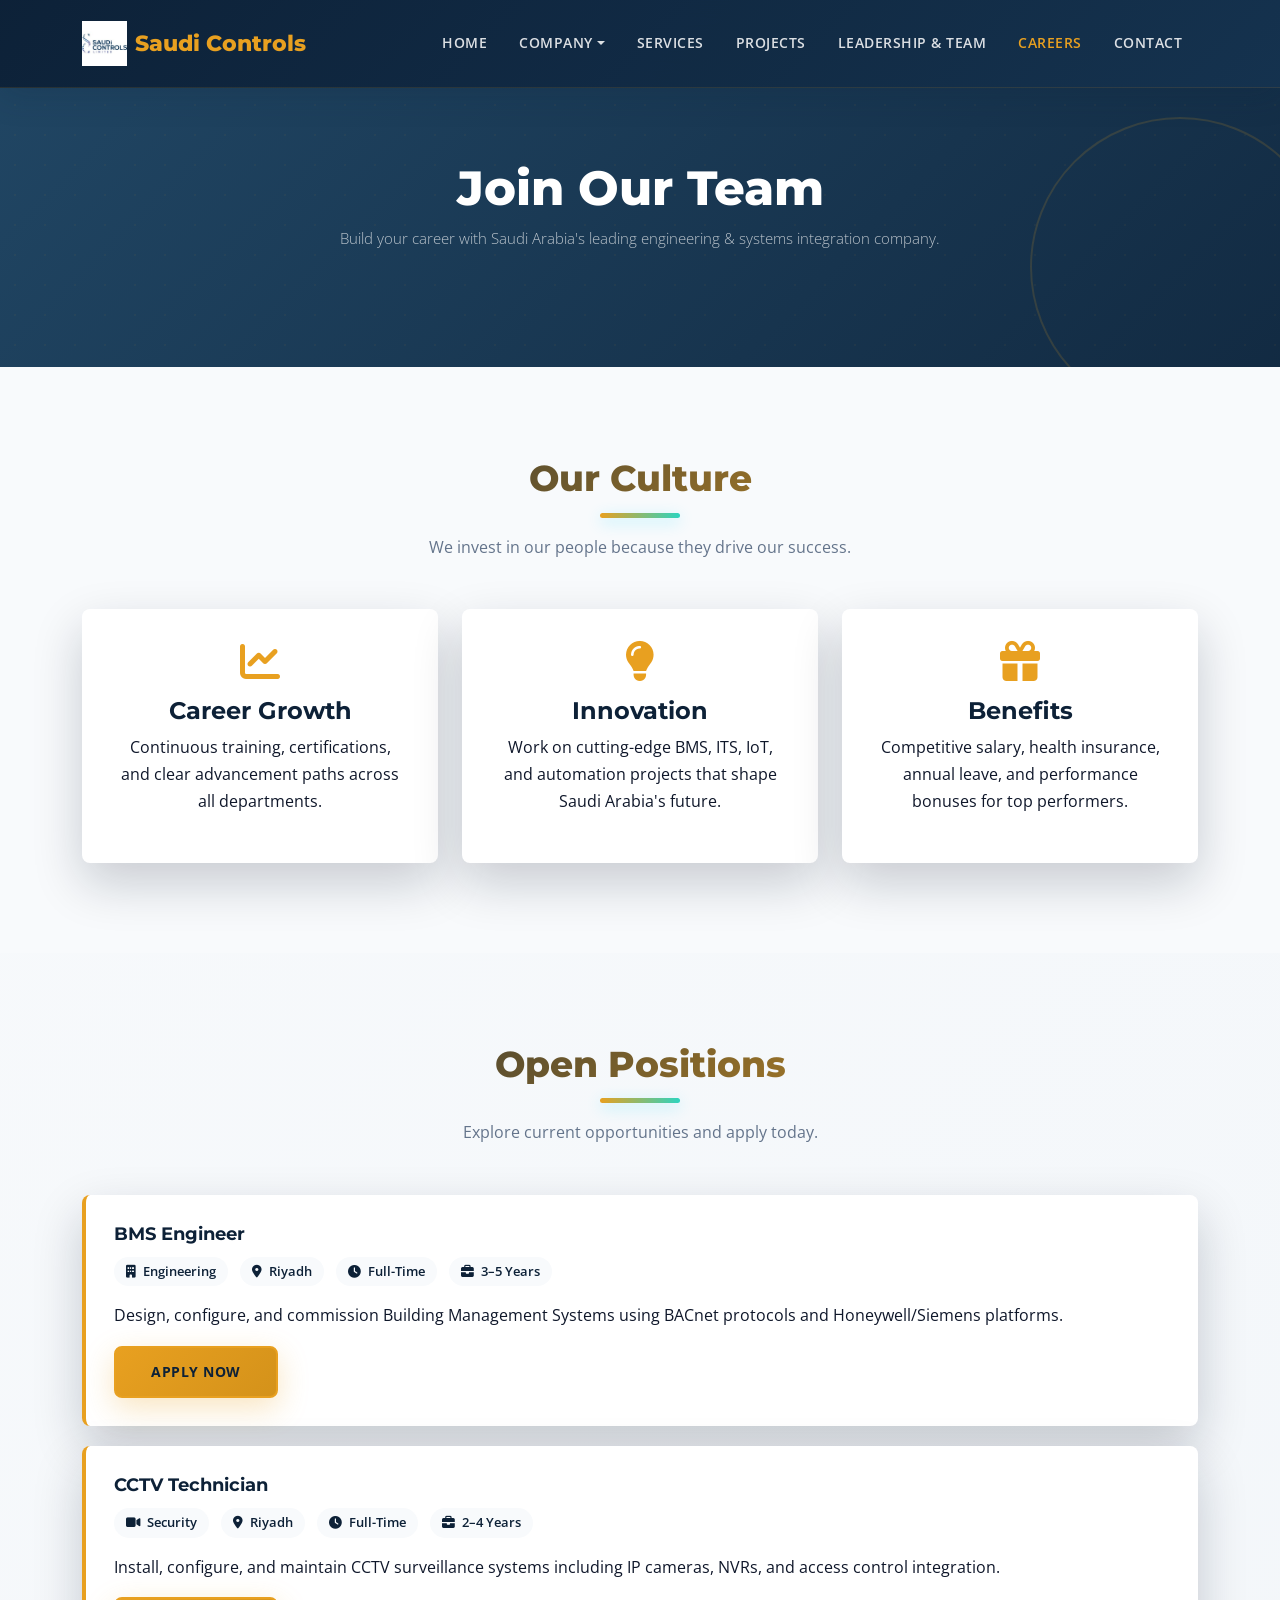
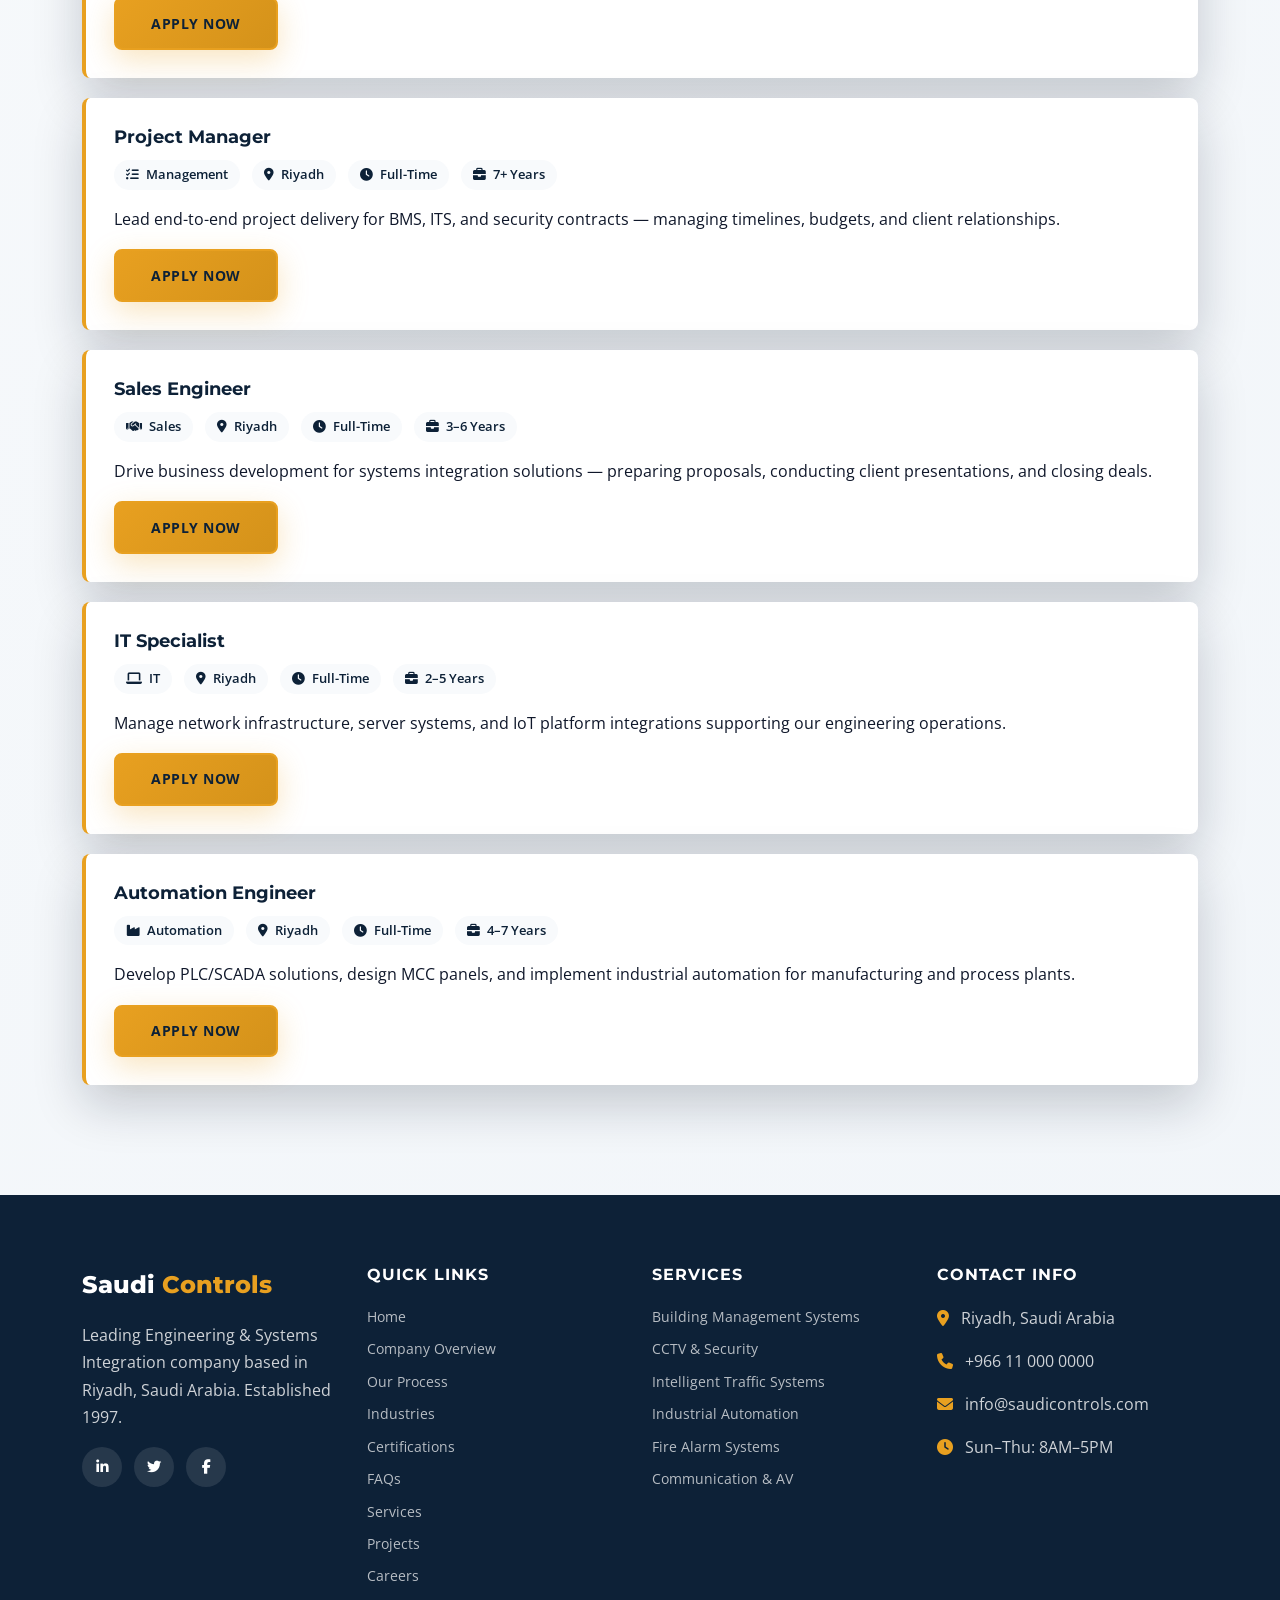
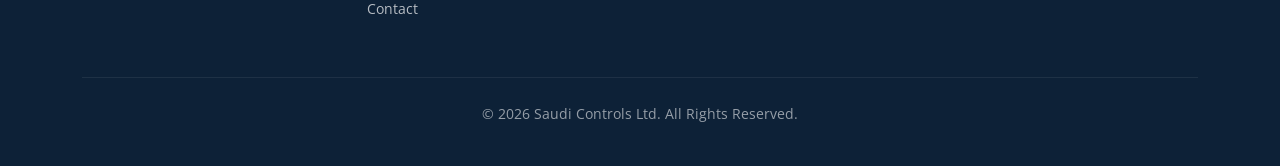
<file: careers.html>
<!DOCTYPE html>
<html lang="en">
<head>
  <meta charset="UTF-8">
  <meta name="viewport" content="width=device-width, initial-scale=1.0">
  <meta name="description" content="Careers at Saudi Controls Ltd. — Join our team of engineering experts in Riyadh.">
  <title>Careers | Saudi Controls Ltd.</title>
  <link rel="preconnect" href="https://fonts.googleapis.com">
  <link rel="preconnect" href="https://fonts.gstatic.com" crossorigin>
  <link href="https://fonts.googleapis.com/css2?family=Montserrat:wght@700;800&family=Open+Sans:wght@400;600&display=swap" rel="stylesheet">
  <link href="https://cdn.jsdelivr.net/npm/bootstrap@5.3.3/dist/css/bootstrap.min.css" rel="stylesheet">
  <link href="https://cdn.jsdelivr.net/npm/aos@2.3.4/dist/aos.css" rel="stylesheet">
  <link href="https://cdnjs.cloudflare.com/ajax/libs/font-awesome/6.5.1/css/all.min.css" rel="stylesheet">
  <link href="css/style.css" rel="stylesheet">
</head>
<body>

  <nav class="navbar navbar-expand-lg navbar-custom fixed-top">
    <div class="container">
      <a class="navbar-brand d-flex align-items-center" href="index.html">
        <img src="assets/images/company logo.jpg" alt="Saudi Controls Logo" class="navbar-logo me-2">
        <span>Saudi <span>Controls</span></span>
      </a>
      <button class="navbar-toggler" type="button" data-bs-toggle="collapse" data-bs-target="#mainNav" aria-label="Toggle navigation">
        <span class="navbar-toggler-icon"></span>
      </button>
      <div class="collapse navbar-collapse" id="mainNav">
        <ul class="navbar-nav ms-auto">
          <li class="nav-item"><a class="nav-link" href="index.html">Home</a></li>
          <li class="nav-item dropdown">
            <a class="nav-link dropdown-toggle" href="#" role="button" data-bs-toggle="dropdown" aria-expanded="false">Company</a>
            <ul class="dropdown-menu dropdown-menu-dark">
              <li><a class="dropdown-item" href="overview.html">Company Overview</a></li>
              <li><a class="dropdown-item" href="process.html">Our Process</a></li>
              <li><a class="dropdown-item" href="industries.html">Industries We Serve</a></li>
              <li><a class="dropdown-item" href="technologies.html">Technologies</a></li>
              <li><a class="dropdown-item" href="certifications.html">Certifications</a></li>
              <li><a class="dropdown-item" href="faq.html">FAQs</a></li>
            </ul>
          </li>
          <li class="nav-item"><a class="nav-link" href="services.html">Services</a></li>
          <li class="nav-item"><a class="nav-link" href="projects.html">Projects</a></li>
          <li class="nav-item"><a class="nav-link" href="team.html">Leadership & Team</a></li>
          <li class="nav-item"><a class="nav-link active" href="careers.html">Careers</a></li>
          <li class="nav-item"><a class="nav-link" href="contact.html">Contact</a></li>
        </ul>
      </div>
    </div>
  </nav>

  <section class="page-hero careers-hero">
    <div class="container text-center">
      <h1 data-aos="fade-up">Join Our Team</h1>
      <p class="breadcrumb-custom lead" data-aos="fade-up" data-aos-delay="100">Build your career with Saudi Arabia's leading engineering & systems integration company.</p>
    </div>
  </section>

  <section class="section-padding bg-light-custom">
    <div class="container">
      <div class="text-center mb-5" data-aos="fade-up">
        <h2 class="section-title text-center">Our Culture</h2>
        <p class="section-subtitle mx-auto">We invest in our people because they drive our success.</p>
      </div>
      <div class="row g-4">
        <div class="col-md-4" data-aos="fade-up">
          <div class="perk-card">
            <i class="fas fa-chart-line"></i>
            <h4>Career Growth</h4>
            <p>Continuous training, certifications, and clear advancement paths across all departments.</p>
          </div>
        </div>
        <div class="col-md-4" data-aos="fade-up" data-aos-delay="100">
          <div class="perk-card">
            <i class="fas fa-lightbulb"></i>
            <h4>Innovation</h4>
            <p>Work on cutting-edge BMS, ITS, IoT, and automation projects that shape Saudi Arabia's future.</p>
          </div>
        </div>
        <div class="col-md-4" data-aos="fade-up" data-aos-delay="200">
          <div class="perk-card">
            <i class="fas fa-gift"></i>
            <h4>Benefits</h4>
            <p>Competitive salary, health insurance, annual leave, and performance bonuses for top performers.</p>
          </div>
        </div>
      </div>
    </div>
  </section>

  <section class="section-padding">
    <div class="container">
      <div class="text-center mb-5" data-aos="fade-up">
        <h2 class="section-title text-center">Open Positions</h2>
        <p class="section-subtitle mx-auto">Explore current opportunities and apply today.</p>
      </div>

      <div class="job-card" data-aos="fade-up">
        <h4>BMS Engineer</h4>
        <div class="job-meta">
          <span class="job-badge"><i class="fas fa-building me-1"></i> Engineering</span>
          <span class="job-badge"><i class="fas fa-map-marker-alt me-1"></i> Riyadh</span>
          <span class="job-badge"><i class="fas fa-clock me-1"></i> Full-Time</span>
          <span class="job-badge"><i class="fas fa-briefcase me-1"></i> 3–5 Years</span>
        </div>
        <p>Design, configure, and commission Building Management Systems using BACnet protocols and Honeywell/Siemens platforms.</p>
        <button class="btn btn-accent" data-apply-job="BMS Engineer">Apply Now</button>
      </div>

      <div class="job-card" data-aos="fade-up">
        <h4>CCTV Technician</h4>
        <div class="job-meta">
          <span class="job-badge"><i class="fas fa-video me-1"></i> Security</span>
          <span class="job-badge"><i class="fas fa-map-marker-alt me-1"></i> Riyadh</span>
          <span class="job-badge"><i class="fas fa-clock me-1"></i> Full-Time</span>
          <span class="job-badge"><i class="fas fa-briefcase me-1"></i> 2–4 Years</span>
        </div>
        <p>Install, configure, and maintain CCTV surveillance systems including IP cameras, NVRs, and access control integration.</p>
        <button class="btn btn-accent" data-apply-job="CCTV Technician">Apply Now</button>
      </div>

      <div class="job-card" data-aos="fade-up">
        <h4>Project Manager</h4>
        <div class="job-meta">
          <span class="job-badge"><i class="fas fa-tasks me-1"></i> Management</span>
          <span class="job-badge"><i class="fas fa-map-marker-alt me-1"></i> Riyadh</span>
          <span class="job-badge"><i class="fas fa-clock me-1"></i> Full-Time</span>
          <span class="job-badge"><i class="fas fa-briefcase me-1"></i> 7+ Years</span>
        </div>
        <p>Lead end-to-end project delivery for BMS, ITS, and security contracts — managing timelines, budgets, and client relationships.</p>
        <button class="btn btn-accent" data-apply-job="Project Manager">Apply Now</button>
      </div>

      <div class="job-card" data-aos="fade-up">
        <h4>Sales Engineer</h4>
        <div class="job-meta">
          <span class="job-badge"><i class="fas fa-handshake me-1"></i> Sales</span>
          <span class="job-badge"><i class="fas fa-map-marker-alt me-1"></i> Riyadh</span>
          <span class="job-badge"><i class="fas fa-clock me-1"></i> Full-Time</span>
          <span class="job-badge"><i class="fas fa-briefcase me-1"></i> 3–6 Years</span>
        </div>
        <p>Drive business development for systems integration solutions — preparing proposals, conducting client presentations, and closing deals.</p>
        <button class="btn btn-accent" data-apply-job="Sales Engineer">Apply Now</button>
      </div>

      <div class="job-card" data-aos="fade-up">
        <h4>IT Specialist</h4>
        <div class="job-meta">
          <span class="job-badge"><i class="fas fa-laptop me-1"></i> IT</span>
          <span class="job-badge"><i class="fas fa-map-marker-alt me-1"></i> Riyadh</span>
          <span class="job-badge"><i class="fas fa-clock me-1"></i> Full-Time</span>
          <span class="job-badge"><i class="fas fa-briefcase me-1"></i> 2–5 Years</span>
        </div>
        <p>Manage network infrastructure, server systems, and IoT platform integrations supporting our engineering operations.</p>
        <button class="btn btn-accent" data-apply-job="IT Specialist">Apply Now</button>
      </div>

      <div class="job-card" data-aos="fade-up">
        <h4>Automation Engineer</h4>
        <div class="job-meta">
          <span class="job-badge"><i class="fas fa-industry me-1"></i> Automation</span>
          <span class="job-badge"><i class="fas fa-map-marker-alt me-1"></i> Riyadh</span>
          <span class="job-badge"><i class="fas fa-clock me-1"></i> Full-Time</span>
          <span class="job-badge"><i class="fas fa-briefcase me-1"></i> 4–7 Years</span>
        </div>
        <p>Develop PLC/SCADA solutions, design MCC panels, and implement industrial automation for manufacturing and process plants.</p>
        <button class="btn btn-accent" data-apply-job="Automation Engineer">Apply Now</button>
      </div>
    </div>
  </section>

  <!-- Application Modal -->
  <div class="modal fade" id="applyModal" tabindex="-1" aria-labelledby="applyModalLabel" aria-hidden="true">
    <div class="modal-dialog modal-lg modal-dialog-centered">
      <div class="modal-content">
        <div class="modal-header" style="background: var(--primary); color: white;">
          <h5 class="modal-title" id="applyModalLabel">Job Application</h5>
          <button type="button" class="btn-close btn-close-white" data-bs-dismiss="modal" aria-label="Close"></button>
        </div>
        <div class="modal-body p-4">
          <form id="applicationForm" novalidate>
            <div class="row g-3">
              <div class="col-md-6">
                <label for="fullName" class="form-label">Full Name *</label>
                <input type="text" class="form-control" id="fullName" required>
                <div class="invalid-feedback-custom">This field is required.</div>
              </div>
              <div class="col-md-6">
                <label for="appEmail" class="form-label">Email *</label>
                <input type="email" class="form-control" id="appEmail" required>
                <div class="invalid-feedback-custom">Please enter a valid email.</div>
              </div>
              <div class="col-md-6">
                <label for="appPhone" class="form-label">Phone *</label>
                <input type="tel" class="form-control" id="appPhone" required>
                <div class="invalid-feedback-custom">This field is required.</div>
              </div>
              <div class="col-md-6">
                <label for="positionApplied" class="form-label">Position Applied For *</label>
                <select class="form-select" id="positionApplied" required>
                  <option value="">Select position...</option>
                  <option value="BMS Engineer">BMS Engineer</option>
                  <option value="CCTV Technician">CCTV Technician</option>
                  <option value="Project Manager">Project Manager</option>
                  <option value="Sales Engineer">Sales Engineer</option>
                  <option value="IT Specialist">IT Specialist</option>
                  <option value="Automation Engineer">Automation Engineer</option>
                </select>
                <div class="invalid-feedback-custom">Please select a position.</div>
              </div>
              <div class="col-md-6">
                <label for="yearsExp" class="form-label">Years of Experience *</label>
                <input type="number" class="form-control" id="yearsExp" min="0" max="40" required>
                <div class="invalid-feedback-custom">This field is required.</div>
              </div>
              <div class="col-md-6">
                <label for="cvUpload" class="form-label">Upload CV *</label>
                <input type="file" class="form-control" id="cvUpload" accept=".pdf,.doc,.docx" required>
                <div class="invalid-feedback-custom">Please upload your CV.</div>
              </div>
              <div class="col-12">
                <label for="coverLetter" class="form-label">Cover Letter *</label>
                <textarea class="form-control" id="coverLetter" rows="4" required></textarea>
                <div class="invalid-feedback-custom">This field is required.</div>
              </div>
              <div class="col-12">
                <button type="submit" class="btn btn-accent w-100">Submit Application</button>
              </div>
            </div>
          </form>
          <div id="applicationSuccess" class="success-message">
            <i class="fas fa-check-circle me-2"></i> Your application has been submitted!
          </div>
        </div>
      </div>
    </div>
  </div>

  <footer class="footer">
    <div class="container">
      <div class="row g-4">
        <div class="col-lg-3 col-md-6">
          <div class="footer-brand">Saudi <span>Controls</span></div>
          <p>Leading Engineering & Systems Integration company based in Riyadh, Saudi Arabia. Established 1997.</p>
          <div class="social-icons mt-3">
            <a href="#" aria-label="LinkedIn"><i class="fab fa-linkedin-in"></i></a>
            <a href="#" aria-label="Twitter"><i class="fab fa-twitter"></i></a>
            <a href="#" aria-label="Facebook"><i class="fab fa-facebook-f"></i></a>
          </div>
        </div>
        <div class="col-lg-3 col-md-6">
          <h5>Quick Links</h5>
          <a href="index.html">Home</a>
          <a href="overview.html">Company Overview</a>
          <a href="process.html">Our Process</a>
          <a href="industries.html">Industries</a>
          <a href="certifications.html">Certifications</a>
          <a href="faq.html">FAQs</a>
          <a href="services.html">Services</a>
          <a href="projects.html">Projects</a>
          <a href="careers.html">Careers</a>
          <a href="contact.html">Contact</a>
        </div>
        <div class="col-lg-3 col-md-6">
          <h5>Services</h5>
          <a href="services.html">Building Management Systems</a>
          <a href="services.html">CCTV & Security</a>
          <a href="services.html">Intelligent Traffic Systems</a>
          <a href="services.html">Industrial Automation</a>
          <a href="services.html">Fire Alarm Systems</a>
          <a href="services.html">Communication & AV</a>
        </div>
        <div class="col-lg-3 col-md-6">
          <h5>Contact Info</h5>
          <p><i class="fas fa-map-marker-alt text-accent me-2"></i> Riyadh, Saudi Arabia</p>
          <p><i class="fas fa-phone text-accent me-2"></i> +966 11 000 0000</p>
          <p><i class="fas fa-envelope text-accent me-2"></i> info@saudicontrols.com</p>
          <p><i class="fas fa-clock text-accent me-2"></i> Sun–Thu: 8AM–5PM</p>
        </div>
      </div>
      <div class="footer-bottom">
        <p>&copy; 2026 Saudi Controls Ltd. All Rights Reserved.</p>
      </div>
    </div>
  </footer>

  <button class="scroll-top" aria-label="Scroll to top"><i class="fas fa-chevron-up"></i></button>

  <script src="https://cdn.jsdelivr.net/npm/bootstrap@5.3.3/dist/js/bootstrap.bundle.min.js"></script>
  <script src="https://cdn.jsdelivr.net/npm/aos@2.3.4/dist/aos.js"></script>
  <script src="js/main.js"></script>
</body>
</html>
</file>
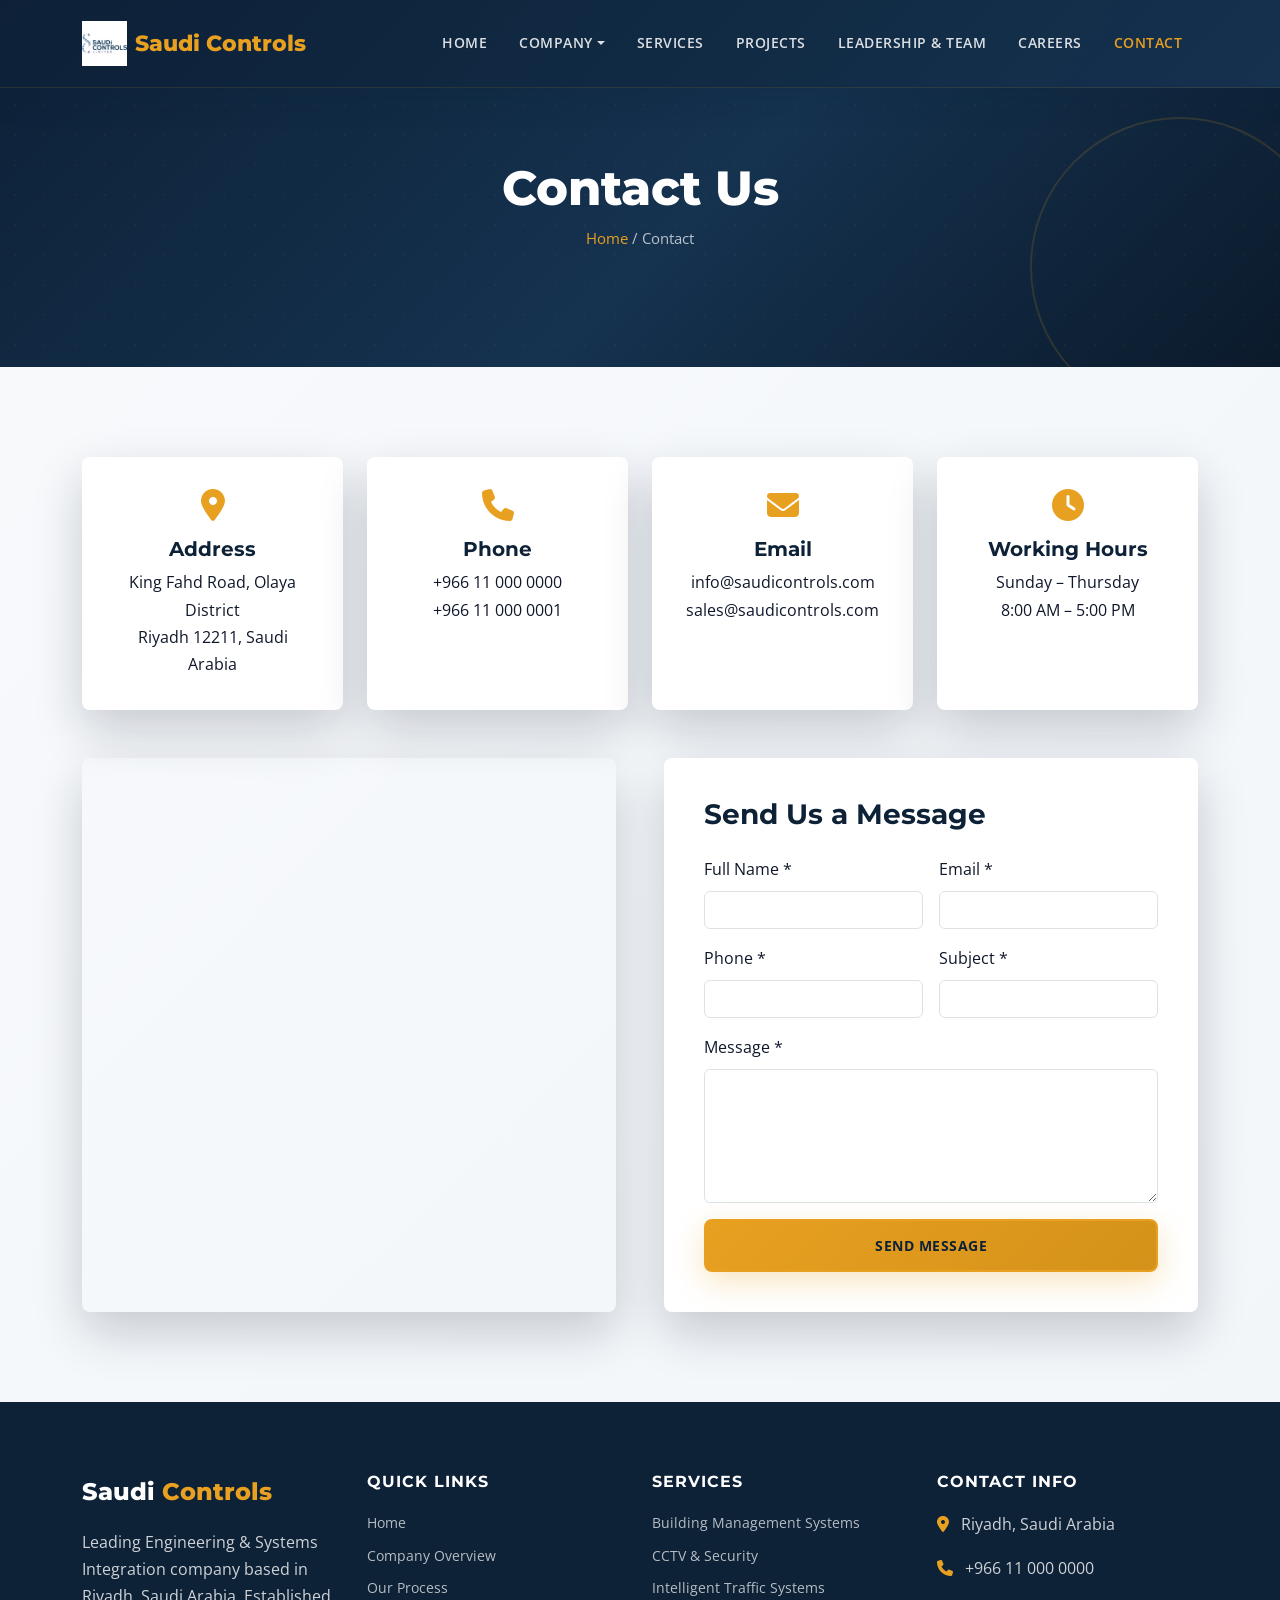
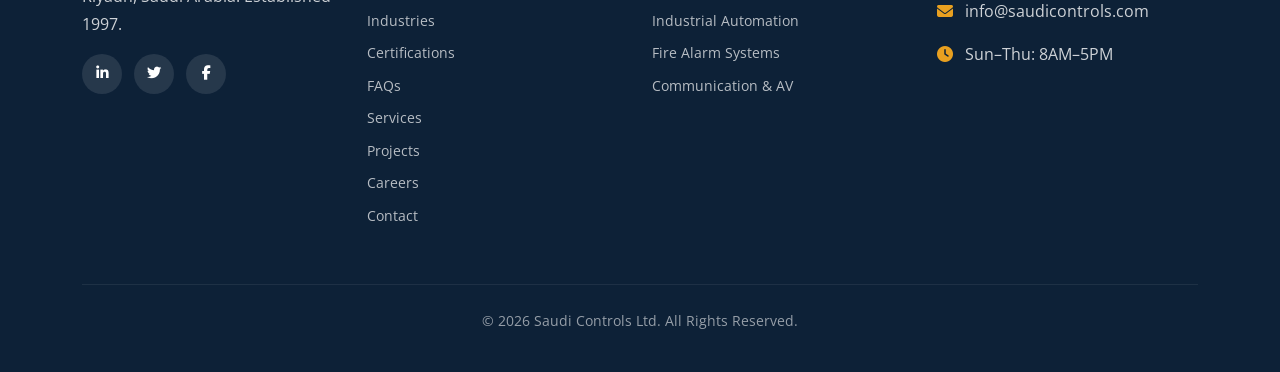
<file: contact.html>
<!DOCTYPE html>
<html lang="en">
<head>
  <meta charset="UTF-8">
  <meta name="viewport" content="width=device-width, initial-scale=1.0">
  <meta name="description" content="Contact Saudi Controls Ltd. — Get in touch with our team in Riyadh, Saudi Arabia.">
  <title>Contact Us | Saudi Controls Ltd.</title>
  <link rel="preconnect" href="https://fonts.googleapis.com">
  <link rel="preconnect" href="https://fonts.gstatic.com" crossorigin>
  <link href="https://fonts.googleapis.com/css2?family=Montserrat:wght@700;800&family=Open+Sans:wght@400;600&display=swap" rel="stylesheet">
  <link href="https://cdn.jsdelivr.net/npm/bootstrap@5.3.3/dist/css/bootstrap.min.css" rel="stylesheet">
  <link href="https://cdn.jsdelivr.net/npm/aos@2.3.4/dist/aos.css" rel="stylesheet">
  <link href="https://cdnjs.cloudflare.com/ajax/libs/font-awesome/6.5.1/css/all.min.css" rel="stylesheet">
  <link href="css/style.css" rel="stylesheet">
</head>
<body>

  <nav class="navbar navbar-expand-lg navbar-custom fixed-top">
    <div class="container">
      <a class="navbar-brand d-flex align-items-center" href="index.html">
        <img src="assets/images/company logo.jpg" alt="Saudi Controls Logo" class="navbar-logo me-2">
        <span>Saudi <span>Controls</span></span>
      </a>
      <button class="navbar-toggler" type="button" data-bs-toggle="collapse" data-bs-target="#mainNav" aria-label="Toggle navigation">
        <span class="navbar-toggler-icon"></span>
      </button>
      <div class="collapse navbar-collapse" id="mainNav">
        <ul class="navbar-nav ms-auto">
          <li class="nav-item"><a class="nav-link" href="index.html">Home</a></li>
          <li class="nav-item dropdown">
            <a class="nav-link dropdown-toggle" href="#" role="button" data-bs-toggle="dropdown" aria-expanded="false">Company</a>
            <ul class="dropdown-menu dropdown-menu-dark">
              <li><a class="dropdown-item" href="overview.html">Company Overview</a></li>
              <li><a class="dropdown-item" href="process.html">Our Process</a></li>
              <li><a class="dropdown-item" href="industries.html">Industries We Serve</a></li>
              <li><a class="dropdown-item" href="technologies.html">Technologies</a></li>
              <li><a class="dropdown-item" href="certifications.html">Certifications</a></li>
              <li><a class="dropdown-item" href="faq.html">FAQs</a></li>
            </ul>
          </li>
          <li class="nav-item"><a class="nav-link" href="services.html">Services</a></li>
          <li class="nav-item"><a class="nav-link" href="projects.html">Projects</a></li>
          <li class="nav-item"><a class="nav-link" href="team.html">Leadership & Team</a></li>
          <li class="nav-item"><a class="nav-link" href="careers.html">Careers</a></li>
          <li class="nav-item"><a class="nav-link active" href="contact.html">Contact</a></li>
        </ul>
      </div>
    </div>
  </nav>

  <section class="page-hero">
    <div class="container text-center">
      <h1 data-aos="fade-up">Contact Us</h1>
      <p class="breadcrumb-custom" data-aos="fade-up" data-aos-delay="100"><a href="index.html">Home</a> / Contact</p>
    </div>
  </section>

  <section class="section-padding">
    <div class="container">
      <div class="row g-4 mb-5">
        <div class="col-md-6 col-lg-3" data-aos="fade-up">
          <div class="contact-info-card">
            <i class="fas fa-map-marker-alt"></i>
            <h5>Address</h5>
            <p class="mb-0">King Fahd Road, Olaya District<br>Riyadh 12211, Saudi Arabia</p>
          </div>
        </div>
        <div class="col-md-6 col-lg-3" data-aos="fade-up" data-aos-delay="100">
          <div class="contact-info-card">
            <i class="fas fa-phone"></i>
            <h5>Phone</h5>
            <p class="mb-0">+966 11 000 0000<br>+966 11 000 0001</p>
          </div>
        </div>
        <div class="col-md-6 col-lg-3" data-aos="fade-up" data-aos-delay="200">
          <div class="contact-info-card">
            <i class="fas fa-envelope"></i>
            <h5>Email</h5>
            <p class="mb-0">info@saudicontrols.com<br>sales@saudicontrols.com</p>
          </div>
        </div>
        <div class="col-md-6 col-lg-3" data-aos="fade-up" data-aos-delay="300">
          <div class="contact-info-card">
            <i class="fas fa-clock"></i>
            <h5>Working Hours</h5>
            <p class="mb-0">Sunday – Thursday<br>8:00 AM – 5:00 PM</p>
          </div>
        </div>
      </div>

      <div class="row g-5">
        <div class="col-lg-6" data-aos="fade-right">
          <div class="map-container">
            <iframe
              src="https://maps.google.com/maps?q=Riyadh,+Saudi+Arabia&hl=en&z=12&output=embed"
              allowfullscreen=""
              loading="lazy"
              referrerpolicy="no-referrer-when-downgrade"
              title="Saudi Controls Ltd. location in Riyadh">
            </iframe>
          </div>
        </div>
        <div class="col-lg-6" data-aos="fade-left">
          <div class="contact-form-card">
            <h3 class="mb-4">Send Us a Message</h3>
            <form id="contactForm" novalidate>
              <div class="row g-3">
                <div class="col-md-6">
                  <label for="contactName" class="form-label">Full Name *</label>
                  <input type="text" class="form-control" id="contactName" required>
                  <div class="invalid-feedback-custom">This field is required.</div>
                </div>
                <div class="col-md-6">
                  <label for="contactEmail" class="form-label">Email *</label>
                  <input type="email" class="form-control" id="contactEmail" required>
                  <div class="invalid-feedback-custom">Please enter a valid email.</div>
                </div>
                <div class="col-md-6">
                  <label for="contactPhone" class="form-label">Phone *</label>
                  <input type="tel" class="form-control" id="contactPhone" required>
                  <div class="invalid-feedback-custom">This field is required.</div>
                </div>
                <div class="col-md-6">
                  <label for="contactSubject" class="form-label">Subject *</label>
                  <input type="text" class="form-control" id="contactSubject" required>
                  <div class="invalid-feedback-custom">This field is required.</div>
                </div>
                <div class="col-12">
                  <label for="contactMessage" class="form-label">Message *</label>
                  <textarea class="form-control" id="contactMessage" rows="5" required></textarea>
                  <div class="invalid-feedback-custom">This field is required.</div>
                </div>
                <div class="col-12">
                  <button type="submit" class="btn btn-accent w-100">Send Message</button>
                </div>
              </div>
            </form>
            <div id="contactSuccess" class="success-message"></div>
          </div>
        </div>
      </div>
    </div>
  </section>

  <footer class="footer">
    <div class="container">
      <div class="row g-4">
        <div class="col-lg-3 col-md-6">
          <div class="footer-brand">Saudi <span>Controls</span></div>
          <p>Leading Engineering & Systems Integration company based in Riyadh, Saudi Arabia. Established 1997.</p>
          <div class="social-icons mt-3">
            <a href="#" aria-label="LinkedIn"><i class="fab fa-linkedin-in"></i></a>
            <a href="#" aria-label="Twitter"><i class="fab fa-twitter"></i></a>
            <a href="#" aria-label="Facebook"><i class="fab fa-facebook-f"></i></a>
          </div>
        </div>
        <div class="col-lg-3 col-md-6">
          <h5>Quick Links</h5>
          <a href="index.html">Home</a>
          <a href="overview.html">Company Overview</a>
          <a href="process.html">Our Process</a>
          <a href="industries.html">Industries</a>
          <a href="certifications.html">Certifications</a>
          <a href="faq.html">FAQs</a>
          <a href="services.html">Services</a>
          <a href="projects.html">Projects</a>
          <a href="careers.html">Careers</a>
          <a href="contact.html">Contact</a>
        </div>
        <div class="col-lg-3 col-md-6">
          <h5>Services</h5>
          <a href="services.html">Building Management Systems</a>
          <a href="services.html">CCTV & Security</a>
          <a href="services.html">Intelligent Traffic Systems</a>
          <a href="services.html">Industrial Automation</a>
          <a href="services.html">Fire Alarm Systems</a>
          <a href="services.html">Communication & AV</a>
        </div>
        <div class="col-lg-3 col-md-6">
          <h5>Contact Info</h5>
          <p><i class="fas fa-map-marker-alt text-accent me-2"></i> Riyadh, Saudi Arabia</p>
          <p><i class="fas fa-phone text-accent me-2"></i> +966 11 000 0000</p>
          <p><i class="fas fa-envelope text-accent me-2"></i> info@saudicontrols.com</p>
          <p><i class="fas fa-clock text-accent me-2"></i> Sun–Thu: 8AM–5PM</p>
        </div>
      </div>
      <div class="footer-bottom">
        <p>&copy; 2026 Saudi Controls Ltd. All Rights Reserved.</p>
      </div>
    </div>
  </footer>

  <button class="scroll-top" aria-label="Scroll to top"><i class="fas fa-chevron-up"></i></button>

  <script src="https://cdn.jsdelivr.net/npm/bootstrap@5.3.3/dist/js/bootstrap.bundle.min.js"></script>
  <script src="https://cdn.jsdelivr.net/npm/aos@2.3.4/dist/aos.js"></script>
  <script src="js/main.js"></script>
</body>
</html>
</file>
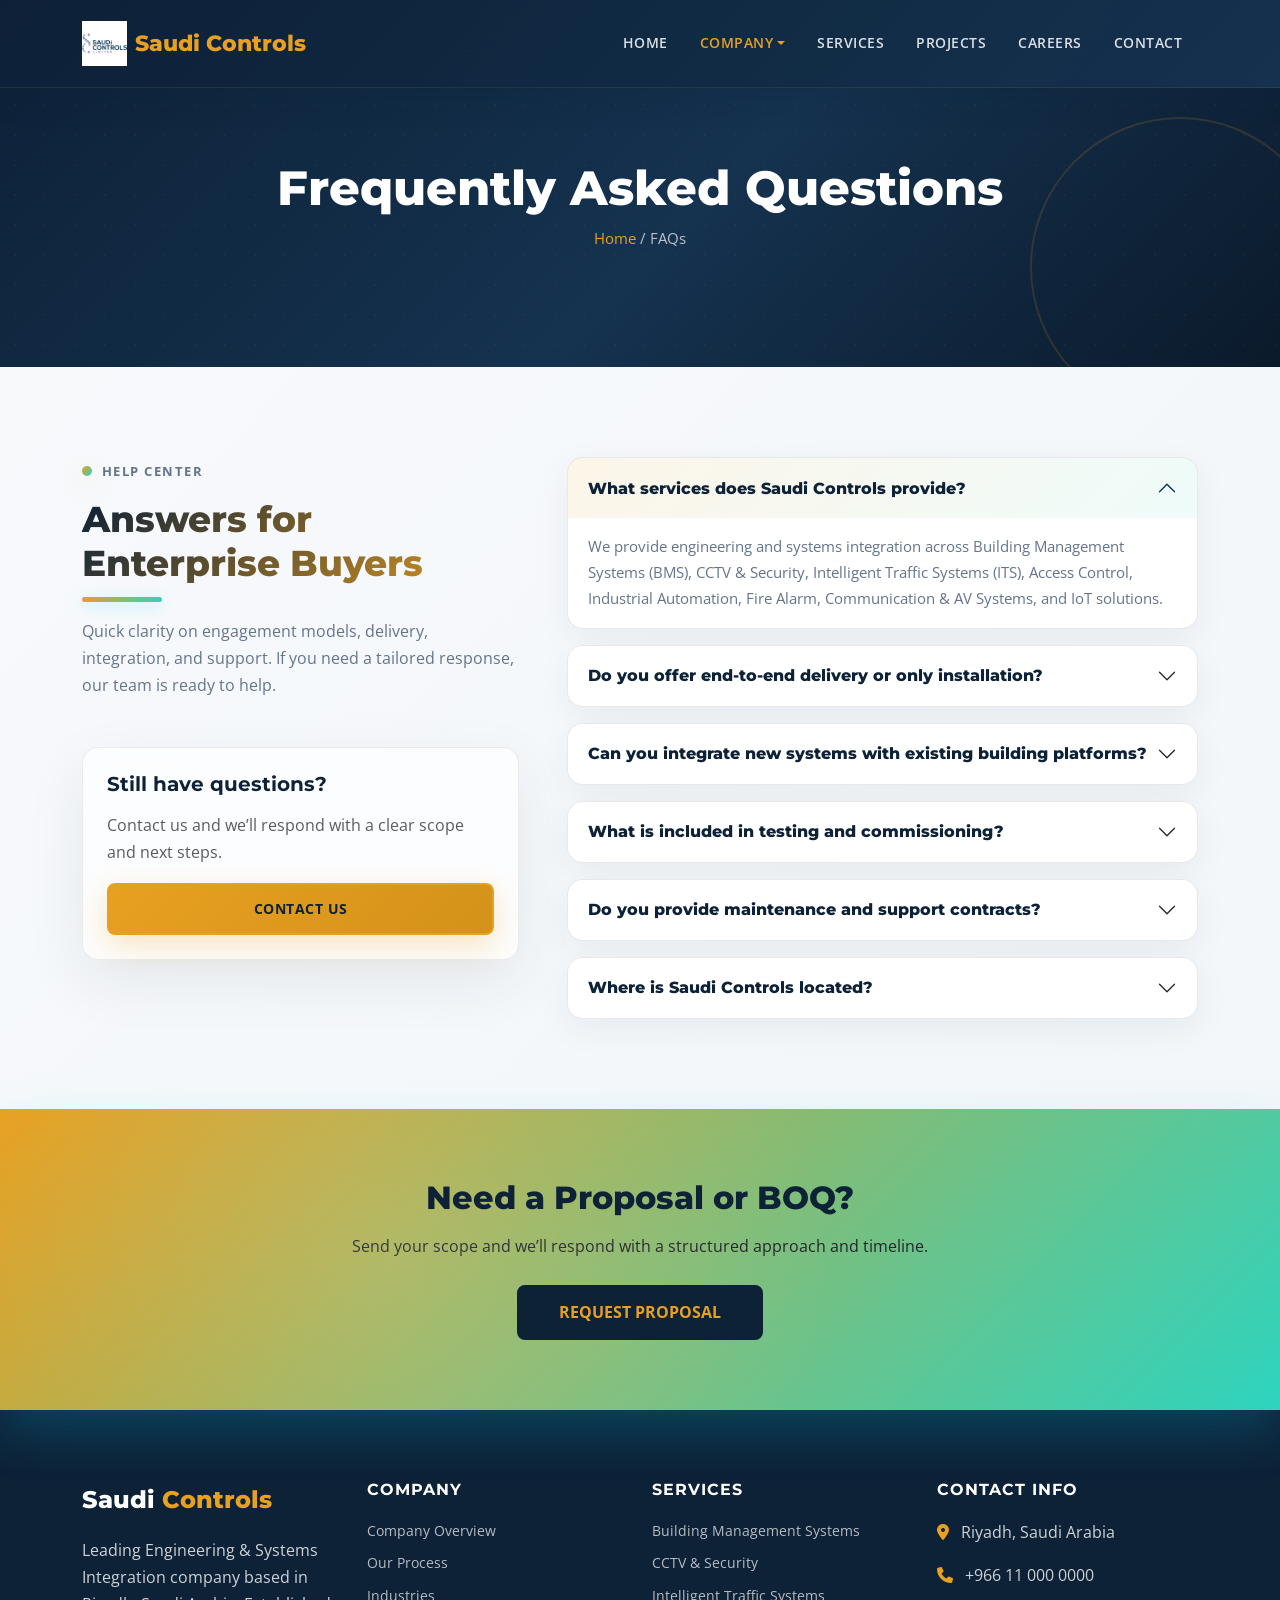
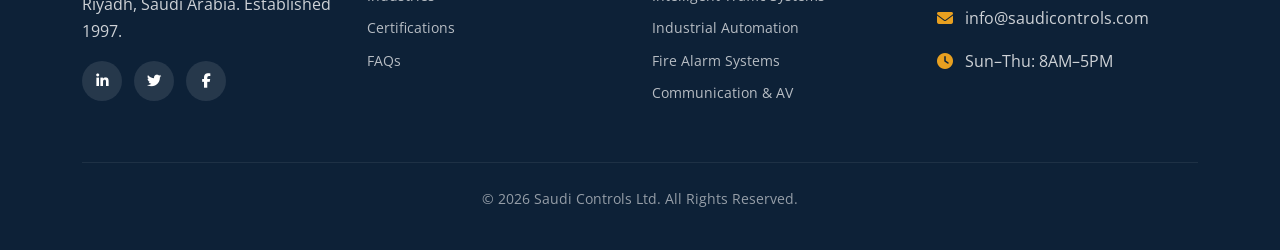
<file: faq.html>
<!DOCTYPE html>
<html lang="en">
<head>
  <meta charset="UTF-8">
  <meta name="viewport" content="width=device-width, initial-scale=1.0">
  <meta name="description" content="FAQs — common questions about Saudi Controls Ltd. delivery, integration, and support.">
  <title>FAQs | Saudi Controls Ltd.</title>
  <link rel="preconnect" href="https://fonts.googleapis.com">
  <link rel="preconnect" href="https://fonts.gstatic.com" crossorigin>
  <link href="https://fonts.googleapis.com/css2?family=Montserrat:wght@700;800&family=Open+Sans:wght@400;600&display=swap" rel="stylesheet">
  <link href="https://cdn.jsdelivr.net/npm/bootstrap@5.3.3/dist/css/bootstrap.min.css" rel="stylesheet">
  <link href="https://cdn.jsdelivr.net/npm/aos@2.3.4/dist/aos.css" rel="stylesheet">
  <link href="https://cdnjs.cloudflare.com/ajax/libs/font-awesome/6.5.1/css/all.min.css" rel="stylesheet">
  <link href="css/style.css" rel="stylesheet">
</head>
<body>

  <nav class="navbar navbar-expand-lg navbar-custom fixed-top">
    <div class="container">
      <a class="navbar-brand d-flex align-items-center" href="index.html">
        <img src="assets/images/company logo.jpg" alt="Saudi Controls Logo" class="navbar-logo me-2">
        <span>Saudi <span>Controls</span></span>
      </a>
      <button class="navbar-toggler" type="button" data-bs-toggle="collapse" data-bs-target="#mainNav" aria-label="Toggle navigation">
        <span class="navbar-toggler-icon"></span>
      </button>
      <div class="collapse navbar-collapse" id="mainNav">
        <ul class="navbar-nav ms-auto">
          <li class="nav-item"><a class="nav-link" href="index.html">Home</a></li>
          <li class="nav-item dropdown">
            <a class="nav-link dropdown-toggle active" href="#" role="button" data-bs-toggle="dropdown" aria-expanded="false">Company</a>
            <ul class="dropdown-menu dropdown-menu-dark">
              <li><a class="dropdown-item" href="overview.html">Company Overview</a></li>
              <li><a class="dropdown-item" href="process.html">Our Process</a></li>
              <li><a class="dropdown-item" href="industries.html">Industries We Serve</a></li>
              <li><a class="dropdown-item" href="technologies.html">Technologies</a></li>
              <li><a class="dropdown-item" href="certifications.html">Certifications</a></li>
              <li><a class="dropdown-item active" href="faq.html">FAQs</a></li>
            </ul>
          </li>
          <li class="nav-item"><a class="nav-link" href="services.html">Services</a></li>
          <li class="nav-item"><a class="nav-link" href="projects.html">Projects</a></li>
          <li class="nav-item"><a class="nav-link" href="careers.html">Careers</a></li>
          <li class="nav-item"><a class="nav-link" href="contact.html">Contact</a></li>
        </ul>
      </div>
    </div>
  </nav>

  <section class="page-hero">
    <div class="container text-center">
      <h1 data-aos="fade-up">Frequently Asked Questions</h1>
      <p class="breadcrumb-custom" data-aos="fade-up" data-aos-delay="100"><a href="index.html">Home</a> / FAQs</p>
    </div>
  </section>

  <section class="section-padding">
    <div class="container">
      <div class="row g-5">
        <div class="col-lg-5" data-aos="fade-right">
          <div class="kicker mb-3"><span class="dot"></span> Help Center</div>
          <h2 class="section-title">Answers for Enterprise Buyers</h2>
          <p class="section-subtitle">Quick clarity on engagement models, delivery, integration, and support. If you need a tailored response, our team is ready to help.</p>
          <div class="glass-card p-4">
            <h5 class="mb-3">Still have questions?</h5>
            <p class="text-muted mb-3">Contact us and we’ll respond with a clear scope and next steps.</p>
            <a href="contact.html" class="btn btn-accent w-100">Contact Us</a>
          </div>
        </div>
        <div class="col-lg-7" data-aos="fade-left">
          <div class="accordion accordion-premium" id="faqAccordion">
            <div class="accordion-item">
              <h2 class="accordion-header" id="fq1">
                <button class="accordion-button" type="button" data-bs-toggle="collapse" data-bs-target="#fa1" aria-expanded="true" aria-controls="fa1">
                  What services does Saudi Controls provide?
                </button>
              </h2>
              <div id="fa1" class="accordion-collapse collapse show" aria-labelledby="fq1" data-bs-parent="#faqAccordion">
                <div class="accordion-body">We provide engineering and systems integration across Building Management Systems (BMS), CCTV & Security, Intelligent Traffic Systems (ITS), Access Control, Industrial Automation, Fire Alarm, Communication & AV Systems, and IoT solutions.</div>
              </div>
            </div>
            <div class="accordion-item">
              <h2 class="accordion-header" id="fq2">
                <button class="accordion-button collapsed" type="button" data-bs-toggle="collapse" data-bs-target="#fa2" aria-expanded="false" aria-controls="fa2">
                  Do you offer end-to-end delivery or only installation?
                </button>
              </h2>
              <div id="fa2" class="accordion-collapse collapse" aria-labelledby="fq2" data-bs-parent="#faqAccordion">
                <div class="accordion-body">We deliver end-to-end: discovery and design engineering, procurement support, installation, configuration, integration, testing/commissioning, training, documentation, and ongoing support via SLAs.</div>
              </div>
            </div>
            <div class="accordion-item">
              <h2 class="accordion-header" id="fq3">
                <button class="accordion-button collapsed" type="button" data-bs-toggle="collapse" data-bs-target="#fa3" aria-expanded="false" aria-controls="fa3">
                  Can you integrate new systems with existing building platforms?
                </button>
              </h2>
              <div id="fa3" class="accordion-collapse collapse" aria-labelledby="fq3" data-bs-parent="#faqAccordion">
                <div class="accordion-body">Yes. We typically integrate through standard protocols such as BACnet and LONWORKS, and design for interoperability with leading OEM ecosystems (e.g., Honeywell/Siemens) where applicable.</div>
              </div>
            </div>
            <div class="accordion-item">
              <h2 class="accordion-header" id="fq4">
                <button class="accordion-button collapsed" type="button" data-bs-toggle="collapse" data-bs-target="#fa4" aria-expanded="false" aria-controls="fa4">
                  What is included in testing and commissioning?
                </button>
              </h2>
              <div id="fa4" class="accordion-collapse collapse" aria-labelledby="fq4" data-bs-parent="#faqAccordion">
                <div class="accordion-body">Commissioning includes functional tests, point-to-point validation, FAT/SAT (when applicable), integration verification, performance checks, issue resolution tracking, and final handover deliverables.</div>
              </div>
            </div>
            <div class="accordion-item">
              <h2 class="accordion-header" id="fq5">
                <button class="accordion-button collapsed" type="button" data-bs-toggle="collapse" data-bs-target="#fa5" aria-expanded="false" aria-controls="fa5">
                  Do you provide maintenance and support contracts?
                </button>
              </h2>
              <div id="fa5" class="accordion-collapse collapse" aria-labelledby="fq5" data-bs-parent="#faqAccordion">
                <div class="accordion-body">Yes. We offer preventive maintenance, corrective support, remote monitoring (where applicable), and SLA-based response models depending on the solution and site requirements.</div>
              </div>
            </div>
            <div class="accordion-item">
              <h2 class="accordion-header" id="fq6">
                <button class="accordion-button collapsed" type="button" data-bs-toggle="collapse" data-bs-target="#fa6" aria-expanded="false" aria-controls="fa6">
                  Where is Saudi Controls located?
                </button>
              </h2>
              <div id="fa6" class="accordion-collapse collapse" aria-labelledby="fq6" data-bs-parent="#faqAccordion">
                <div class="accordion-body">We are based in Riyadh, Saudi Arabia, and deliver projects across the Kingdom (KSA).</div>
              </div>
            </div>
          </div>
        </div>
      </div>
    </div>
  </section>

  <section class="cta-banner" data-aos="zoom-in">
    <div class="container">
      <h2>Need a Proposal or BOQ?</h2>
      <p class="mb-4 text-dark">Send your scope and we’ll respond with a structured approach and timeline.</p>
      <a href="contact.html" class="btn btn-primary-dark">Request Proposal</a>
    </div>
  </section>

  <footer class="footer">
    <div class="container">
      <div class="row g-4">
        <div class="col-lg-3 col-md-6">
          <div class="footer-brand">Saudi <span>Controls</span></div>
          <p>Leading Engineering & Systems Integration company based in Riyadh, Saudi Arabia. Established 1997.</p>
          <div class="social-icons mt-3">
            <a href="#" aria-label="LinkedIn"><i class="fab fa-linkedin-in"></i></a>
            <a href="#" aria-label="Twitter"><i class="fab fa-twitter"></i></a>
            <a href="#" aria-label="Facebook"><i class="fab fa-facebook-f"></i></a>
          </div>
        </div>
        <div class="col-lg-3 col-md-6">
          <h5>Company</h5>
          <a href="overview.html">Company Overview</a>
          <a href="process.html">Our Process</a>
          <a href="industries.html">Industries</a>
          <a href="certifications.html">Certifications</a>
          <a href="faq.html">FAQs</a>
        </div>
        <div class="col-lg-3 col-md-6">
          <h5>Services</h5>
          <a href="services.html">Building Management Systems</a>
          <a href="services.html">CCTV & Security</a>
          <a href="services.html">Intelligent Traffic Systems</a>
          <a href="services.html">Industrial Automation</a>
          <a href="services.html">Fire Alarm Systems</a>
          <a href="services.html">Communication & AV</a>
        </div>
        <div class="col-lg-3 col-md-6">
          <h5>Contact Info</h5>
          <p><i class="fas fa-map-marker-alt text-accent me-2"></i> Riyadh, Saudi Arabia</p>
          <p><i class="fas fa-phone text-accent me-2"></i> +966 11 000 0000</p>
          <p><i class="fas fa-envelope text-accent me-2"></i> info@saudicontrols.com</p>
          <p><i class="fas fa-clock text-accent me-2"></i> Sun–Thu: 8AM–5PM</p>
        </div>
      </div>
      <div class="footer-bottom">
        <p>&copy; 2026 Saudi Controls Ltd. All Rights Reserved.</p>
      </div>
    </div>
  </footer>

  <button class="scroll-top" aria-label="Scroll to top"><i class="fas fa-chevron-up"></i></button>

  <script src="https://cdn.jsdelivr.net/npm/bootstrap@5.3.3/dist/js/bootstrap.bundle.min.js"></script>
  <script src="https://cdn.jsdelivr.net/npm/aos@2.3.4/dist/aos.js"></script>
  <script src="js/main.js"></script>
</body>
</html>
</file>
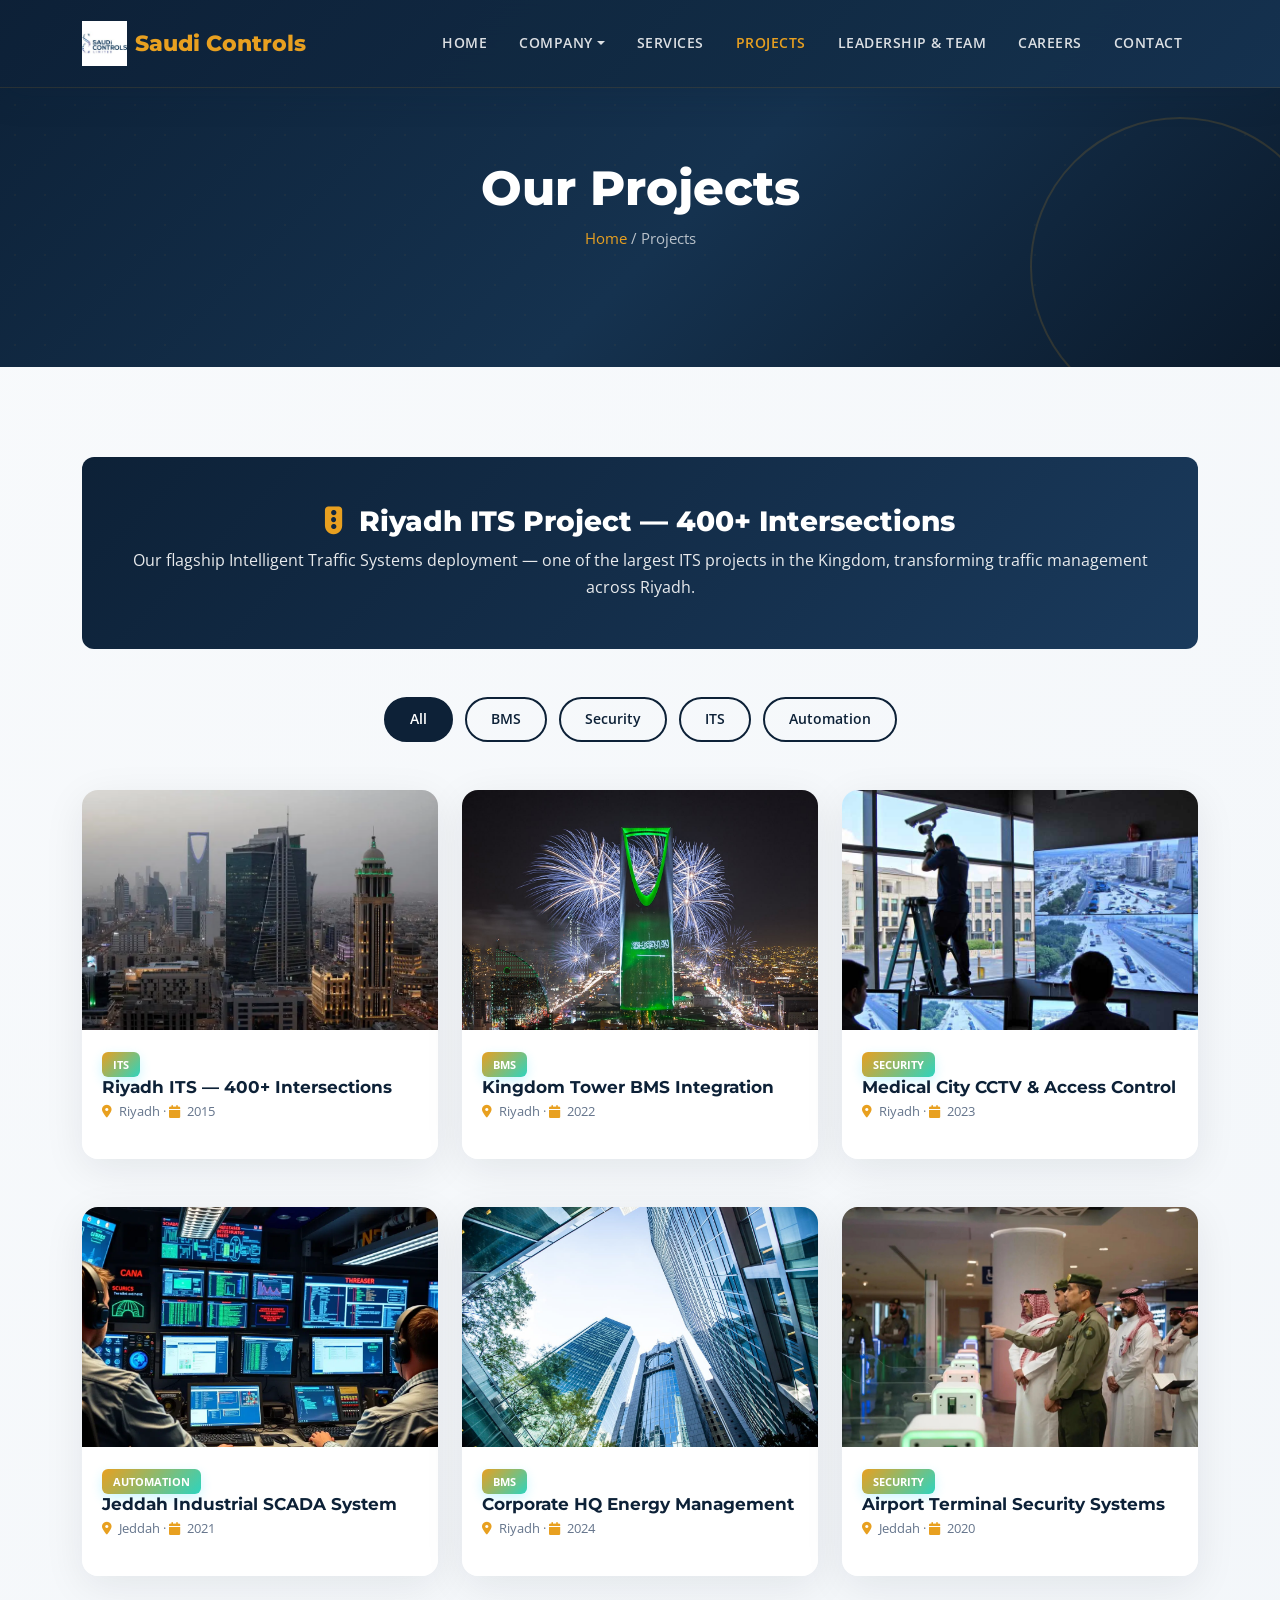
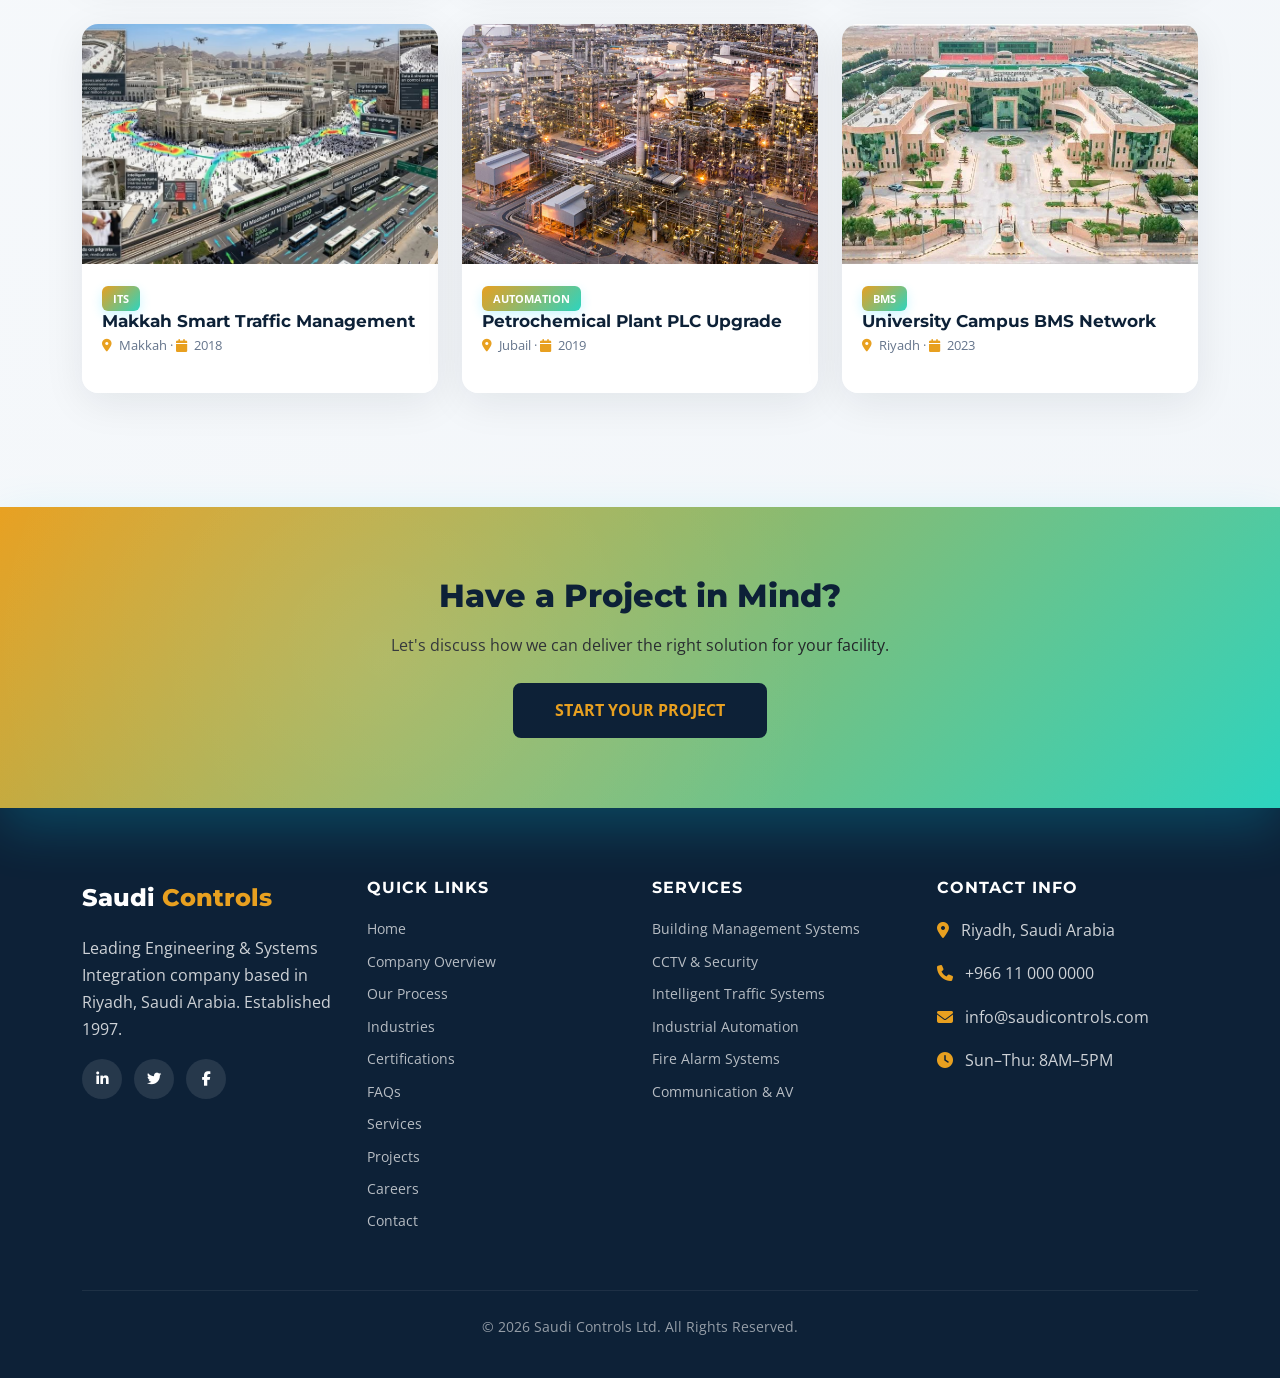
<file: projects.html>
<!DOCTYPE html>
<html lang="en">
<head>
  <meta charset="UTF-8">
  <meta name="viewport" content="width=device-width, initial-scale=1.0">
  <meta name="description" content="Projects portfolio — BMS, Security, ITS, and Automation projects by Saudi Controls Ltd.">
  <title>Projects | Saudi Controls Ltd.</title>
  <link rel="preconnect" href="https://fonts.googleapis.com">
  <link rel="preconnect" href="https://fonts.gstatic.com" crossorigin>
  <link href="https://fonts.googleapis.com/css2?family=Montserrat:wght@700;800&family=Open+Sans:wght@400;600&display=swap" rel="stylesheet">
  <link href="https://cdn.jsdelivr.net/npm/bootstrap@5.3.3/dist/css/bootstrap.min.css" rel="stylesheet">
  <link href="https://cdn.jsdelivr.net/npm/aos@2.3.4/dist/aos.css" rel="stylesheet">
  <link href="https://cdnjs.cloudflare.com/ajax/libs/font-awesome/6.5.1/css/all.min.css" rel="stylesheet">
  <link href="css/style.css" rel="stylesheet">
</head>
<body>

  <nav class="navbar navbar-expand-lg navbar-custom fixed-top">
    <div class="container">
      <a class="navbar-brand d-flex align-items-center" href="index.html">
        <img src="assets/images/company logo.jpg" alt="Saudi Controls Logo" class="navbar-logo me-2">
        <span>Saudi <span>Controls</span></span>
      </a>
      <button class="navbar-toggler" type="button" data-bs-toggle="collapse" data-bs-target="#mainNav" aria-label="Toggle navigation">
        <span class="navbar-toggler-icon"></span>
      </button>
      <div class="collapse navbar-collapse" id="mainNav">
        <ul class="navbar-nav ms-auto">
          <li class="nav-item"><a class="nav-link" href="index.html">Home</a></li>
          <li class="nav-item dropdown">
            <a class="nav-link dropdown-toggle" href="#" role="button" data-bs-toggle="dropdown" aria-expanded="false">Company</a>
            <ul class="dropdown-menu dropdown-menu-dark">
              <li><a class="dropdown-item" href="overview.html">Company Overview</a></li>
              <li><a class="dropdown-item" href="process.html">Our Process</a></li>
              <li><a class="dropdown-item" href="industries.html">Industries We Serve</a></li>
              <li><a class="dropdown-item" href="technologies.html">Technologies</a></li>
              <li><a class="dropdown-item" href="certifications.html">Certifications</a></li>
              <li><a class="dropdown-item" href="faq.html">FAQs</a></li>
            </ul>
          </li>
          <li class="nav-item"><a class="nav-link" href="services.html">Services</a></li>
          <li class="nav-item"><a class="nav-link active" href="projects.html">Projects</a></li>
          <li class="nav-item"><a class="nav-link" href="team.html">Leadership & Team</a></li>
          <li class="nav-item"><a class="nav-link" href="careers.html">Careers</a></li>
          <li class="nav-item"><a class="nav-link" href="contact.html">Contact</a></li>
        </ul>
      </div>
    </div>
  </nav>

  <section class="page-hero">
    <div class="container text-center">
      <h1 data-aos="fade-up">Our Projects</h1>
      <p class="breadcrumb-custom" data-aos="fade-up" data-aos-delay="100"><a href="index.html">Home</a> / Projects</p>
    </div>
  </section>

  <section class="section-padding">
    <div class="container">
      <div class="featured-banner" data-aos="zoom-in">
        <h3><i class="fas fa-traffic-light text-accent me-2"></i> Riyadh ITS Project — 400+ Intersections</h3>
        <p>Our flagship Intelligent Traffic Systems deployment — one of the largest ITS projects in the Kingdom, transforming traffic management across Riyadh.</p>
      </div>

      <div class="filter-bar" data-aos="fade-up">
        <button class="filter-btn active" data-filter="all">All</button>
        <button class="filter-btn" data-filter="bms">BMS</button>
        <button class="filter-btn" data-filter="security">Security</button>
        <button class="filter-btn" data-filter="its">ITS</button>
        <button class="filter-btn" data-filter="automation">Automation</button>
      </div>

      <div class="row g-4" id="projectGrid">
        <div class="col-md-6 col-lg-4 project-grid-item" data-category="its" data-aos="fade-up">
          <div class="project-card">
<img src="assets/images/riyadh400.webp" alt="Riyadh ITS">      
      <div class="project-overlay"><button class="btn btn-accent">View Details</button></div>
            <div class="project-card-body">
              <span class="badge-category">ITS</span>
              <h5>Riyadh ITS — 400+ Intersections</h5>
              <p class="project-meta"><i class="fas fa-map-marker-alt"></i> Riyadh · <i class="fas fa-calendar"></i> 2015</p>
            </div>
          </div>
        </div>
        <div class="col-md-6 col-lg-4 project-grid-item" data-category="bms" data-aos="fade-up">
          <div class="project-card">
            <img src="assets/images/kingdom tower.jpg" alt="Kingdom Tower BMS">
            <div class="project-overlay"><button class="btn btn-accent">View Details</button></div>
            <div class="project-card-body">
              <span class="badge-category">BMS</span>
              <h5>Kingdom Tower BMS Integration</h5>
              <p class="project-meta"><i class="fas fa-map-marker-alt"></i> Riyadh · <i class="fas fa-calendar"></i> 2022</p>
            </div>
          </div>
        </div>
        <div class="col-md-6 col-lg-4 project-grid-item" data-category="security" data-aos="fade-up">
          <div class="project-card">
            <img src="assets/images/Security.jpg" alt="Hospital CCTV">
            <div class="project-overlay"><button class="btn btn-accent">View Details</button></div>
            <div class="project-card-body">
              <span class="badge-category">Security</span>
              <h5>Medical City CCTV & Access Control</h5>
              <p class="project-meta"><i class="fas fa-map-marker-alt"></i> Riyadh · <i class="fas fa-calendar"></i> 2023</p>
            </div>
          </div>
        </div>
        <div class="col-md-6 col-lg-4 project-grid-item" data-category="automation" data-aos="fade-up">
          <div class="project-card">
            <img src="assets/images/SCADA.webp" alt="Jeddah SCADA">
            <div class="project-overlay"><button class="btn btn-accent">View Details</button></div>
            <div class="project-card-body">
              <span class="badge-category">Automation</span>
              <h5>Jeddah Industrial SCADA System</h5>
              <p class="project-meta"><i class="fas fa-map-marker-alt"></i> Jeddah · <i class="fas fa-calendar"></i> 2021</p>
            </div>
          </div>
        </div>
        <div class="col-md-6 col-lg-4 project-grid-item" data-category="bms" data-aos="fade-up">
          <div class="project-card">
            <img src="assets/images/energy managemnet.jpg" alt="Corporate HQ BMS">
            <div class="project-overlay"><button class="btn btn-accent">View Details</button></div>
            <div class="project-card-body">
              <span class="badge-category">BMS</span>
              <h5>Corporate HQ Energy Management</h5>
              <p class="project-meta"><i class="fas fa-map-marker-alt"></i> Riyadh · <i class="fas fa-calendar"></i> 2024</p>
            </div>
          </div>
        </div>
        <div class="col-md-6 col-lg-4 project-grid-item" data-category="security" data-aos="fade-up">
          <div class="project-card">
            <img src="assets/images/airpot.jpg" alt="Airport Security">
            <div class="project-overlay"><button class="btn btn-accent">View Details</button></div>
            <div class="project-card-body">
              <span class="badge-category">Security</span>
              <h5>Airport Terminal Security Systems</h5>
              <p class="project-meta"><i class="fas fa-map-marker-alt"></i> Jeddah · <i class="fas fa-calendar"></i> 2020</p>
            </div>
          </div>
        </div>
        <div class="col-md-6 col-lg-4 project-grid-item" data-category="its" data-aos="fade-up">
          <div class="project-card">
            <img src="assets/images/MAkkAH.jpg" alt="Makkah Traffic">
            <div class="project-overlay"><button class="btn btn-accent">View Details</button></div>
            <div class="project-card-body">
              <span class="badge-category">ITS</span>
              <h5>Makkah Smart Traffic Management</h5>
              <p class="project-meta"><i class="fas fa-map-marker-alt"></i> Makkah · <i class="fas fa-calendar"></i> 2018</p>
            </div>
          </div>
        </div>
        <div class="col-md-6 col-lg-4 project-grid-item" data-category="automation" data-aos="fade-up">
          <div class="project-card">
            <img src="assets/images/Plant.jpg" alt="Petrochemical PLC">
            <div class="project-overlay"><button class="btn btn-accent">View Details</button></div>
            <div class="project-card-body">
              <span class="badge-category">Automation</span>
              <h5>Petrochemical Plant PLC Upgrade</h5>
              <p class="project-meta"><i class="fas fa-map-marker-alt"></i> Jubail · <i class="fas fa-calendar"></i> 2019</p>
            </div>
          </div>
        </div>
        <div class="col-md-6 col-lg-4 project-grid-item" data-category="bms" data-aos="fade-up">
          <div class="project-card">
            <img src="assets/images/BMS1.webp" alt="University BMS">
            <div class="project-overlay"><button class="btn btn-accent">View Details</button></div>
            <div class="project-card-body">
              <span class="badge-category">BMS</span>
              <h5>University Campus BMS Network</h5>
              <p class="project-meta"><i class="fas fa-map-marker-alt"></i> Riyadh · <i class="fas fa-calendar"></i> 2023</p>
            </div>
          </div>
        </div>
      </div>
    </div>
  </section>

  <section class="cta-banner" data-aos="zoom-in">
    <div class="container">
      <h2>Have a Project in Mind?</h2>
      <p class="mb-4 text-dark">Let's discuss how we can deliver the right solution for your facility.</p>
      <a href="contact.html" class="btn btn-primary-dark">Start Your Project</a>
    </div>
  </section>

  <footer class="footer">
    <div class="container">
      <div class="row g-4">
        <div class="col-lg-3 col-md-6">
          <div class="footer-brand">Saudi <span>Controls</span></div>
          <p>Leading Engineering & Systems Integration company based in Riyadh, Saudi Arabia. Established 1997.</p>
          <div class="social-icons mt-3">
            <a href="#" aria-label="LinkedIn"><i class="fab fa-linkedin-in"></i></a>
            <a href="#" aria-label="Twitter"><i class="fab fa-twitter"></i></a>
            <a href="#" aria-label="Facebook"><i class="fab fa-facebook-f"></i></a>
          </div>
        </div>
        <div class="col-lg-3 col-md-6">
          <h5>Quick Links</h5>
          <a href="index.html">Home</a>
          <a href="overview.html">Company Overview</a>
          <a href="process.html">Our Process</a>
          <a href="industries.html">Industries</a>
          <a href="certifications.html">Certifications</a>
          <a href="faq.html">FAQs</a>
          <a href="services.html">Services</a>
          <a href="projects.html">Projects</a>
          <a href="careers.html">Careers</a>
          <a href="contact.html">Contact</a>
        </div>
        <div class="col-lg-3 col-md-6">
          <h5>Services</h5>
          <a href="services.html">Building Management Systems</a>
          <a href="services.html">CCTV & Security</a>
          <a href="services.html">Intelligent Traffic Systems</a>
          <a href="services.html">Industrial Automation</a>
          <a href="services.html">Fire Alarm Systems</a>
          <a href="services.html">Communication & AV</a>
        </div>
        <div class="col-lg-3 col-md-6">
          <h5>Contact Info</h5>
          <p><i class="fas fa-map-marker-alt text-accent me-2"></i> Riyadh, Saudi Arabia</p>
          <p><i class="fas fa-phone text-accent me-2"></i> +966 11 000 0000</p>
          <p><i class="fas fa-envelope text-accent me-2"></i> info@saudicontrols.com</p>
          <p><i class="fas fa-clock text-accent me-2"></i> Sun–Thu: 8AM–5PM</p>
        </div>
      </div>
      <div class="footer-bottom">
        <p>&copy; 2026 Saudi Controls Ltd. All Rights Reserved.</p>
      </div>
    </div>
  </footer>

  <button class="scroll-top" aria-label="Scroll to top"><i class="fas fa-chevron-up"></i></button>

  <script src="https://cdn.jsdelivr.net/npm/bootstrap@5.3.3/dist/js/bootstrap.bundle.min.js"></script>
  <script src="https://cdn.jsdelivr.net/npm/aos@2.3.4/dist/aos.js"></script>
  <script src="js/main.js"></script>
</body>
</html>
</file>
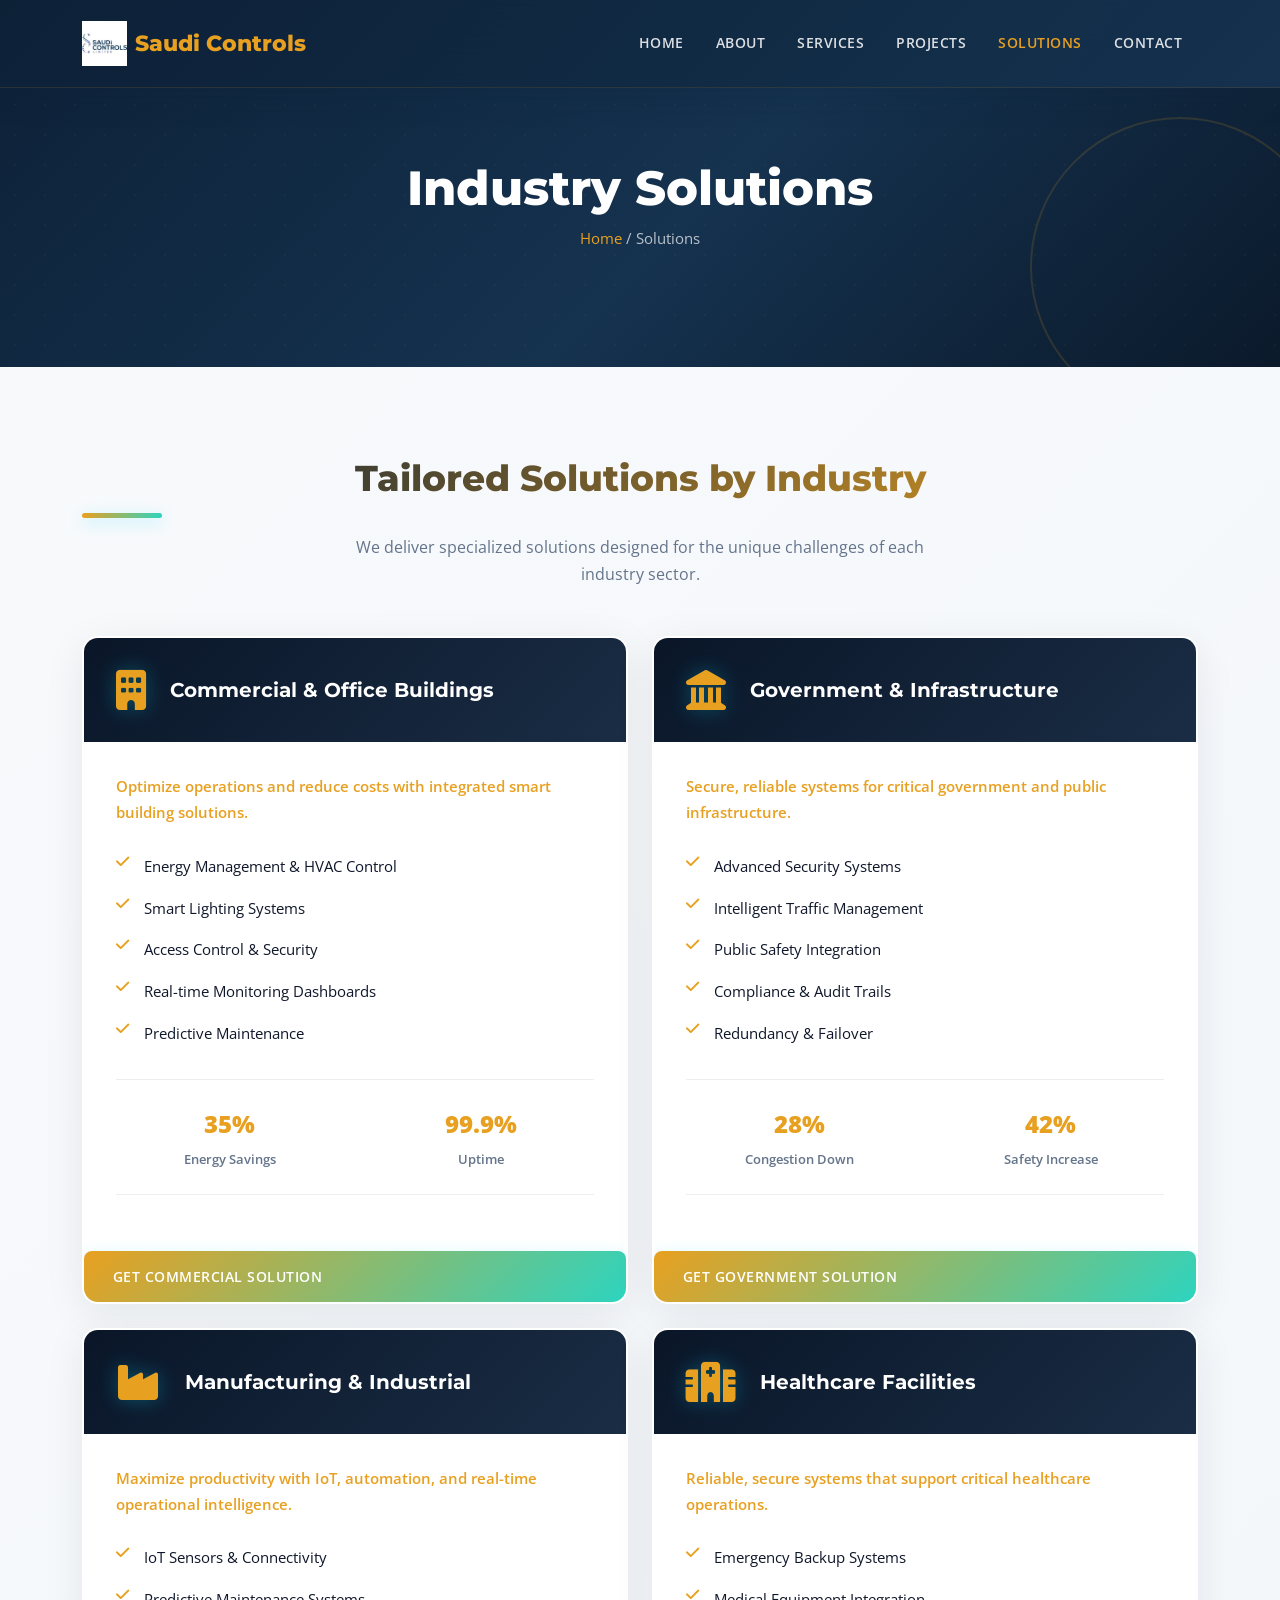
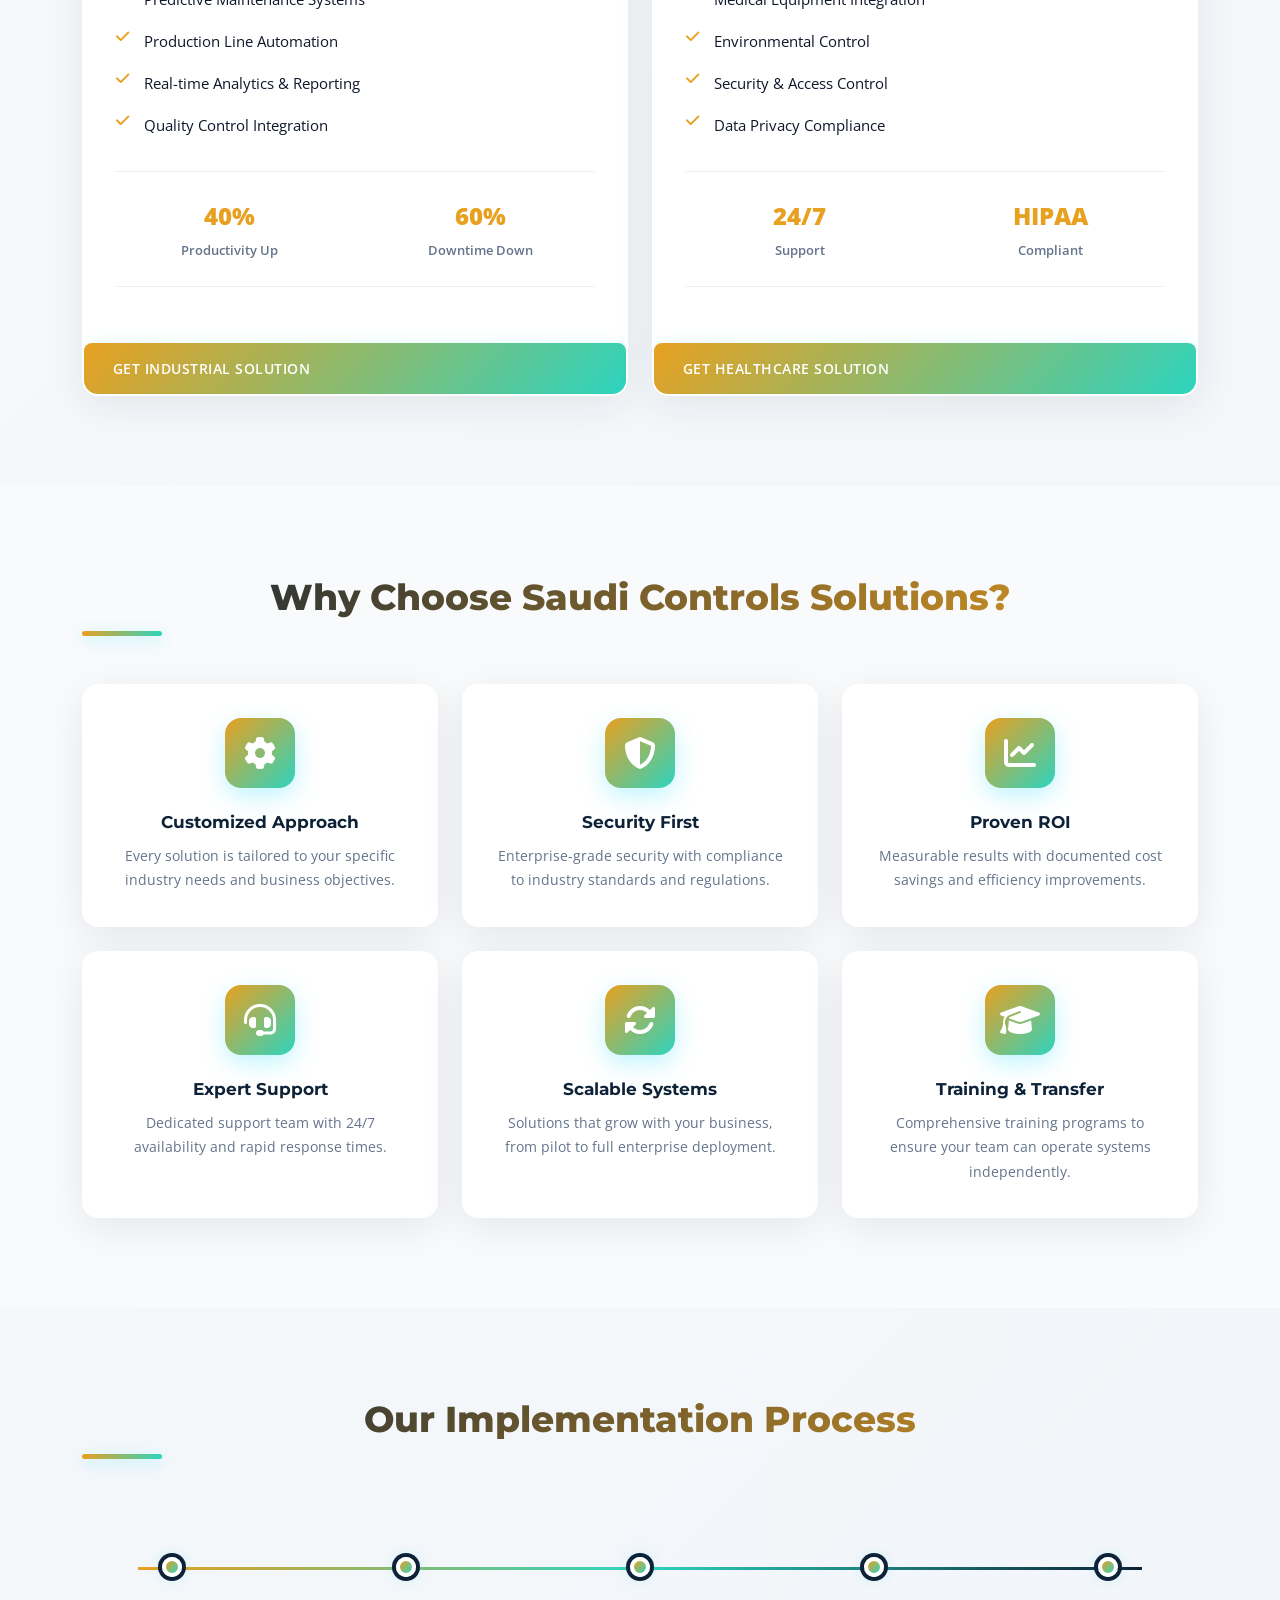
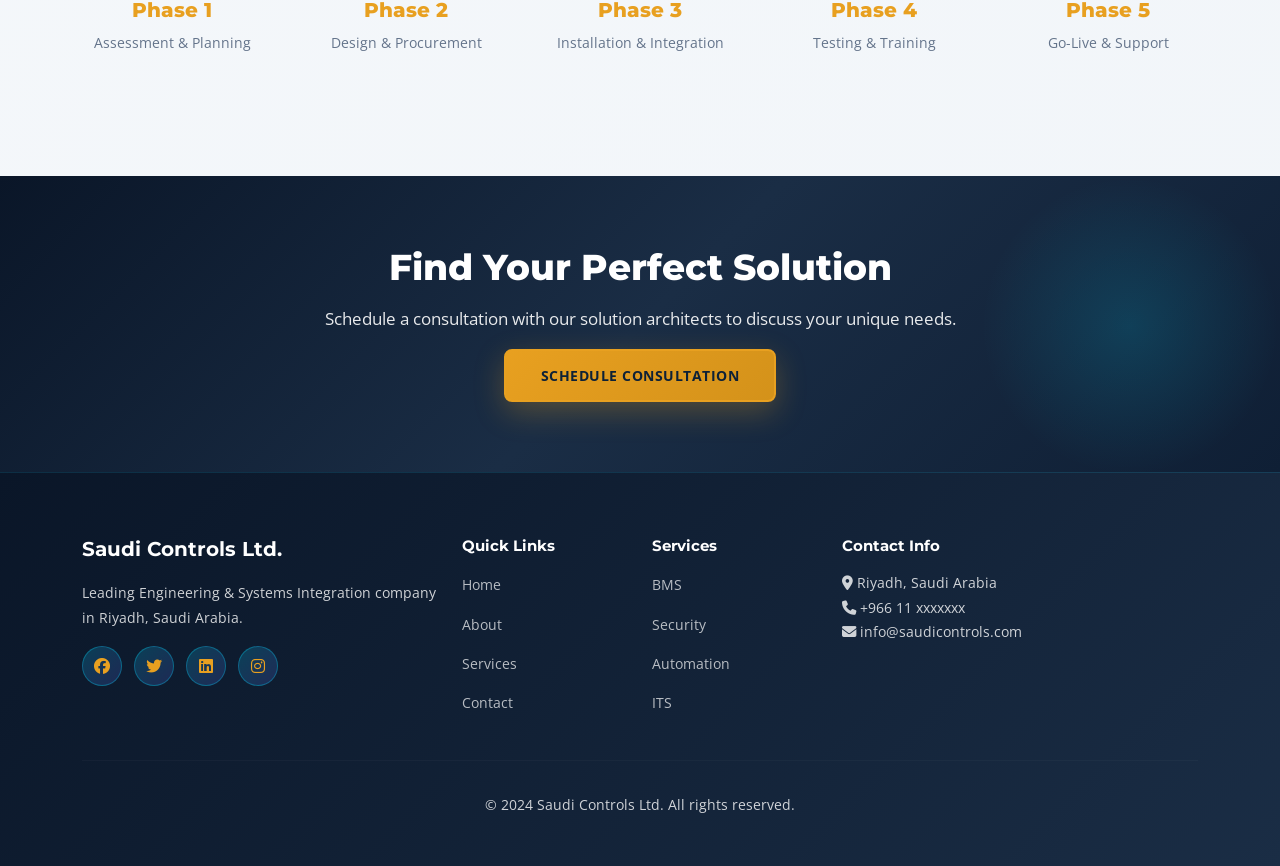
<file: solutions.html>
<!DOCTYPE html>
<html lang="en">
<head>
  <meta charset="UTF-8">
  <meta name="viewport" content="width=device-width, initial-scale=1.0">
  <meta name="description" content="Industry-specific solutions for Commercial, Government, Industrial, and Infrastructure sectors.">
  <title>Industry Solutions | Saudi Controls Ltd.</title>
  <link rel="preconnect" href="https://fonts.googleapis.com">
  <link rel="preconnect" href="https://fonts.gstatic.com" crossorigin>
  <link href="https://fonts.googleapis.com/css2?family=Montserrat:wght@700;800&family=Open+Sans:wght@400;600&display=swap" rel="stylesheet">
  <link href="https://cdn.jsdelivr.net/npm/bootstrap@5.3.3/dist/css/bootstrap.min.css" rel="stylesheet">
  <link href="https://cdn.jsdelivr.net/npm/aos@2.3.4/dist/aos.css" rel="stylesheet">
  <link href="https://cdnjs.cloudflare.com/ajax/libs/font-awesome/6.5.1/css/all.min.css" rel="stylesheet">
  <link href="css/style.css" rel="stylesheet">
</head>
<body>

  <nav class="navbar navbar-expand-lg navbar-custom fixed-top">
    <div class="container">
      <a class="navbar-brand d-flex align-items-center" href="index.html">
        <img src="assets/images/company logo.jpg" alt="Saudi Controls Logo" class="navbar-logo me-2">
        <span>Saudi <span>Controls</span></span>
      </a>
      <button class="navbar-toggler" type="button" data-bs-toggle="collapse" data-bs-target="#mainNav" aria-label="Toggle navigation">
        <span class="navbar-toggler-icon"></span>
      </button>
      <div class="collapse navbar-collapse" id="mainNav">
        <ul class="navbar-nav ms-auto">
          <li class="nav-item"><a class="nav-link" href="index.html">Home</a></li>
          <li class="nav-item"><a class="nav-link" href="about.html">About</a></li>
          <li class="nav-item"><a class="nav-link" href="services.html">Services</a></li>
          <li class="nav-item"><a class="nav-link" href="projects.html">Projects</a></li>
          <li class="nav-item"><a class="nav-link active" href="solutions.html">Solutions</a></li>
          <li class="nav-item"><a class="nav-link" href="contact.html">Contact</a></li>
        </ul>
      </div>
    </div>
  </nav>

  <section class="page-hero">
    <div class="container text-center">
      <h1 data-aos="fade-up">Industry Solutions</h1>
      <p class="breadcrumb-custom" data-aos="fade-up" data-aos-delay="100"><a href="index.html">Home</a> / Solutions</p>
    </div>
  </section>

  <!-- Solutions Grid -->
  <section class="section-padding">
    <div class="container">
      <div class="text-center mb-5" data-aos="fade-up">
        <h2 class="section-title">Tailored Solutions by Industry</h2>
        <p class="section-subtitle mx-auto">We deliver specialized solutions designed for the unique challenges of each industry sector.</p>
      </div>

      <div class="row g-4">
        <!-- Commercial Solution -->
        <div class="col-lg-6" data-aos="fade-up">
          <div class="solution-card">
            <div class="solution-header">
              <i class="fas fa-building"></i>
              <h3>Commercial & Office Buildings</h3>
            </div>
            <div class="solution-body">
              <p class="solution-subtitle">Optimize operations and reduce costs with integrated smart building solutions.</p>
              <ul class="solution-features">
                <li><i class="fas fa-check"></i> Energy Management & HVAC Control</li>
                <li><i class="fas fa-check"></i> Smart Lighting Systems</li>
                <li><i class="fas fa-check"></i> Access Control & Security</li>
                <li><i class="fas fa-check"></i> Real-time Monitoring Dashboards</li>
                <li><i class="fas fa-check"></i> Predictive Maintenance</li>
              </ul>
              <div class="solution-metrics">
                <div class="metric">
                  <span class="metric-value">35%</span>
                  <span class="metric-label">Energy Savings</span>
                </div>
                <div class="metric">
                  <span class="metric-value">99.9%</span>
                  <span class="metric-label">Uptime</span>
                </div>
              </div>
            </div>
            <a href="contact.html" class="solution-cta">Get Commercial Solution</a>
          </div>
        </div>

        <!-- Government Solution -->
        <div class="col-lg-6" data-aos="fade-up" data-aos-delay="100">
          <div class="solution-card">
            <div class="solution-header">
              <i class="fas fa-landmark"></i>
              <h3>Government & Infrastructure</h3>
            </div>
            <div class="solution-body">
              <p class="solution-subtitle">Secure, reliable systems for critical government and public infrastructure.</p>
              <ul class="solution-features">
                <li><i class="fas fa-check"></i> Advanced Security Systems</li>
                <li><i class="fas fa-check"></i> Intelligent Traffic Management</li>
                <li><i class="fas fa-check"></i> Public Safety Integration</li>
                <li><i class="fas fa-check"></i> Compliance & Audit Trails</li>
                <li><i class="fas fa-check"></i> Redundancy & Failover</li>
              </ul>
              <div class="solution-metrics">
                <div class="metric">
                  <span class="metric-value">28%</span>
                  <span class="metric-label">Congestion Down</span>
                </div>
                <div class="metric">
                  <span class="metric-value">42%</span>
                  <span class="metric-label">Safety Increase</span>
                </div>
              </div>
            </div>
            <a href="contact.html" class="solution-cta">Get Government Solution</a>
          </div>
        </div>

        <!-- Industrial Solution -->
        <div class="col-lg-6" data-aos="fade-up" data-aos-delay="200">
          <div class="solution-card">
            <div class="solution-header">
              <i class="fas fa-industry"></i>
              <h3>Manufacturing & Industrial</h3>
            </div>
            <div class="solution-body">
              <p class="solution-subtitle">Maximize productivity with IoT, automation, and real-time operational intelligence.</p>
              <ul class="solution-features">
                <li><i class="fas fa-check"></i> IoT Sensors & Connectivity</li>
                <li><i class="fas fa-check"></i> Predictive Maintenance Systems</li>
                <li><i class="fas fa-check"></i> Production Line Automation</li>
                <li><i class="fas fa-check"></i> Real-time Analytics & Reporting</li>
                <li><i class="fas fa-check"></i> Quality Control Integration</li>
              </ul>
              <div class="solution-metrics">
                <div class="metric">
                  <span class="metric-value">40%</span>
                  <span class="metric-label">Productivity Up</span>
                </div>
                <div class="metric">
                  <span class="metric-value">60%</span>
                  <span class="metric-label">Downtime Down</span>
                </div>
              </div>
            </div>
            <a href="contact.html" class="solution-cta">Get Industrial Solution</a>
          </div>
        </div>

        <!-- Healthcare Solution -->
        <div class="col-lg-6" data-aos="fade-up" data-aos-delay="300">
          <div class="solution-card">
            <div class="solution-header">
              <i class="fas fa-hospital"></i>
              <h3>Healthcare Facilities</h3>
            </div>
            <div class="solution-body">
              <p class="solution-subtitle">Reliable, secure systems that support critical healthcare operations.</p>
              <ul class="solution-features">
                <li><i class="fas fa-check"></i> Emergency Backup Systems</li>
                <li><i class="fas fa-check"></i> Medical Equipment Integration</li>
                <li><i class="fas fa-check"></i> Environmental Control</li>
                <li><i class="fas fa-check"></i> Security & Access Control</li>
                <li><i class="fas fa-check"></i> Data Privacy Compliance</li>
              </ul>
              <div class="solution-metrics">
                <div class="metric">
                  <span class="metric-value">24/7</span>
                  <span class="metric-label">Support</span>
                </div>
                <div class="metric">
                  <span class="metric-value">HIPAA</span>
                  <span class="metric-label">Compliant</span>
                </div>
              </div>
            </div>
            <a href="contact.html" class="solution-cta">Get Healthcare Solution</a>
          </div>
        </div>
      </div>
    </div>
  </section>

  <!-- Key Benefits Section -->
  <section class="section-padding bg-light-custom">
    <div class="container">
      <div class="text-center mb-5" data-aos="fade-up">
        <h2 class="section-title">Why Choose Saudi Controls Solutions?</h2>
      </div>

      <div class="row g-4">
        <div class="col-md-6 col-lg-4" data-aos="fade-up">
          <div class="benefit-card">
            <div class="benefit-icon">
              <i class="fas fa-cog"></i>
            </div>
            <h4>Customized Approach</h4>
            <p>Every solution is tailored to your specific industry needs and business objectives.</p>
          </div>
        </div>

        <div class="col-md-6 col-lg-4" data-aos="fade-up" data-aos-delay="100">
          <div class="benefit-card">
            <div class="benefit-icon">
              <i class="fas fa-shield-alt"></i>
            </div>
            <h4>Security First</h4>
            <p>Enterprise-grade security with compliance to industry standards and regulations.</p>
          </div>
        </div>

        <div class="col-md-6 col-lg-4" data-aos="fade-up" data-aos-delay="200">
          <div class="benefit-card">
            <div class="benefit-icon">
              <i class="fas fa-chart-line"></i>
            </div>
            <h4>Proven ROI</h4>
            <p>Measurable results with documented cost savings and efficiency improvements.</p>
          </div>
        </div>

        <div class="col-md-6 col-lg-4" data-aos="fade-up" data-aos-delay="300">
          <div class="benefit-card">
            <div class="benefit-icon">
              <i class="fas fa-headset"></i>
            </div>
            <h4>Expert Support</h4>
            <p>Dedicated support team with 24/7 availability and rapid response times.</p>
          </div>
        </div>

        <div class="col-md-6 col-lg-4" data-aos="fade-up" data-aos-delay="400">
          <div class="benefit-card">
            <div class="benefit-icon">
              <i class="fas fa-sync-alt"></i>
            </div>
            <h4>Scalable Systems</h4>
            <p>Solutions that grow with your business, from pilot to full enterprise deployment.</p>
          </div>
        </div>

        <div class="col-md-6 col-lg-4" data-aos="fade-up" data-aos-delay="500">
          <div class="benefit-card">
            <div class="benefit-icon">
              <i class="fas fa-graduation-cap"></i>
            </div>
            <h4>Training & Transfer</h4>
            <p>Comprehensive training programs to ensure your team can operate systems independently.</p>
          </div>
        </div>
      </div>
    </div>
  </section>

  <!-- Implementation Timeline -->
  <section class="section-padding">
    <div class="container">
      <div class="text-center mb-5" data-aos="fade-up">
        <h2 class="section-title">Our Implementation Process</h2>
      </div>

      <div class="timeline-section">
        <div class="timeline-track">
          <div class="timeline-item" data-aos="fade-up">
            <div class="timeline-dot"></div>
            <div class="timeline-year">Phase 1</div>
            <div class="timeline-text">Assessment & Planning</div>
          </div>
          <div class="timeline-item" data-aos="fade-up" data-aos-delay="100">
            <div class="timeline-dot"></div>
            <div class="timeline-year">Phase 2</div>
            <div class="timeline-text">Design & Procurement</div>
          </div>
          <div class="timeline-item" data-aos="fade-up" data-aos-delay="200">
            <div class="timeline-dot"></div>
            <div class="timeline-year">Phase 3</div>
            <div class="timeline-text">Installation & Integration</div>
          </div>
          <div class="timeline-item" data-aos="fade-up" data-aos-delay="300">
            <div class="timeline-dot"></div>
            <div class="timeline-year">Phase 4</div>
            <div class="timeline-text">Testing & Training</div>
          </div>
          <div class="timeline-item" data-aos="fade-up" data-aos-delay="400">
            <div class="timeline-dot"></div>
            <div class="timeline-year">Phase 5</div>
            <div class="timeline-text">Go-Live & Support</div>
          </div>
        </div>
      </div>
    </div>
  </section>

  <!-- CTA Section -->
  <section class="cta-section">
    <div class="container text-center" data-aos="fade-up">
      <h2>Find Your Perfect Solution</h2>
      <p>Schedule a consultation with our solution architects to discuss your unique needs.</p>
      <a href="contact.html" class="btn btn-accent mt-3">Schedule Consultation</a>
    </div>
  </section>

  <!-- Footer -->
  <footer class="footer-custom">
    <div class="container">
      <div class="row mb-4">
        <div class="col-md-4 mb-4 mb-md-0">
          <h5>Saudi Controls Ltd.</h5>
          <p>Leading Engineering & Systems Integration company in Riyadh, Saudi Arabia.</p>
          <div class="social-links-footer">
            <a href="#"><i class="fab fa-facebook"></i></a>
            <a href="#"><i class="fab fa-twitter"></i></a>
            <a href="#"><i class="fab fa-linkedin"></i></a>
            <a href="#"><i class="fab fa-instagram"></i></a>
          </div>
        </div>
        <div class="col-md-2">
          <h6>Quick Links</h6>
          <ul class="footer-links">
            <li><a href="index.html">Home</a></li>
            <li><a href="about.html">About</a></li>
            <li><a href="services.html">Services</a></li>
            <li><a href="contact.html">Contact</a></li>
          </ul>
        </div>
        <div class="col-md-2">
          <h6>Services</h6>
          <ul class="footer-links">
            <li><a href="services.html#bms">BMS</a></li>
            <li><a href="services.html">Security</a></li>
            <li><a href="services.html">Automation</a></li>
            <li><a href="services.html">ITS</a></li>
          </ul>
        </div>
        <div class="col-md-4">
          <h6>Contact Info</h6>
          <p>
            <i class="fas fa-map-marker-alt"></i> Riyadh, Saudi Arabia<br>
            <i class="fas fa-phone"></i> +966 11 xxxxxxx<br>
            <i class="fas fa-envelope"></i> info@saudicontrols.com
          </p>
        </div>
      </div>
      <hr>
      <div class="text-center py-3">
        <p>&copy; 2024 Saudi Controls Ltd. All rights reserved.</p>
      </div>
    </div>
  </footer>

  <script src="https://cdn.jsdelivr.net/npm/bootstrap@5.3.3/dist/js/bootstrap.bundle.min.js"></script>
  <script src="https://cdn.jsdelivr.net/npm/aos@2.3.4/dist/aos.js"></script>
  <script src="js/main.js"></script>
</body>
</html>
</file>
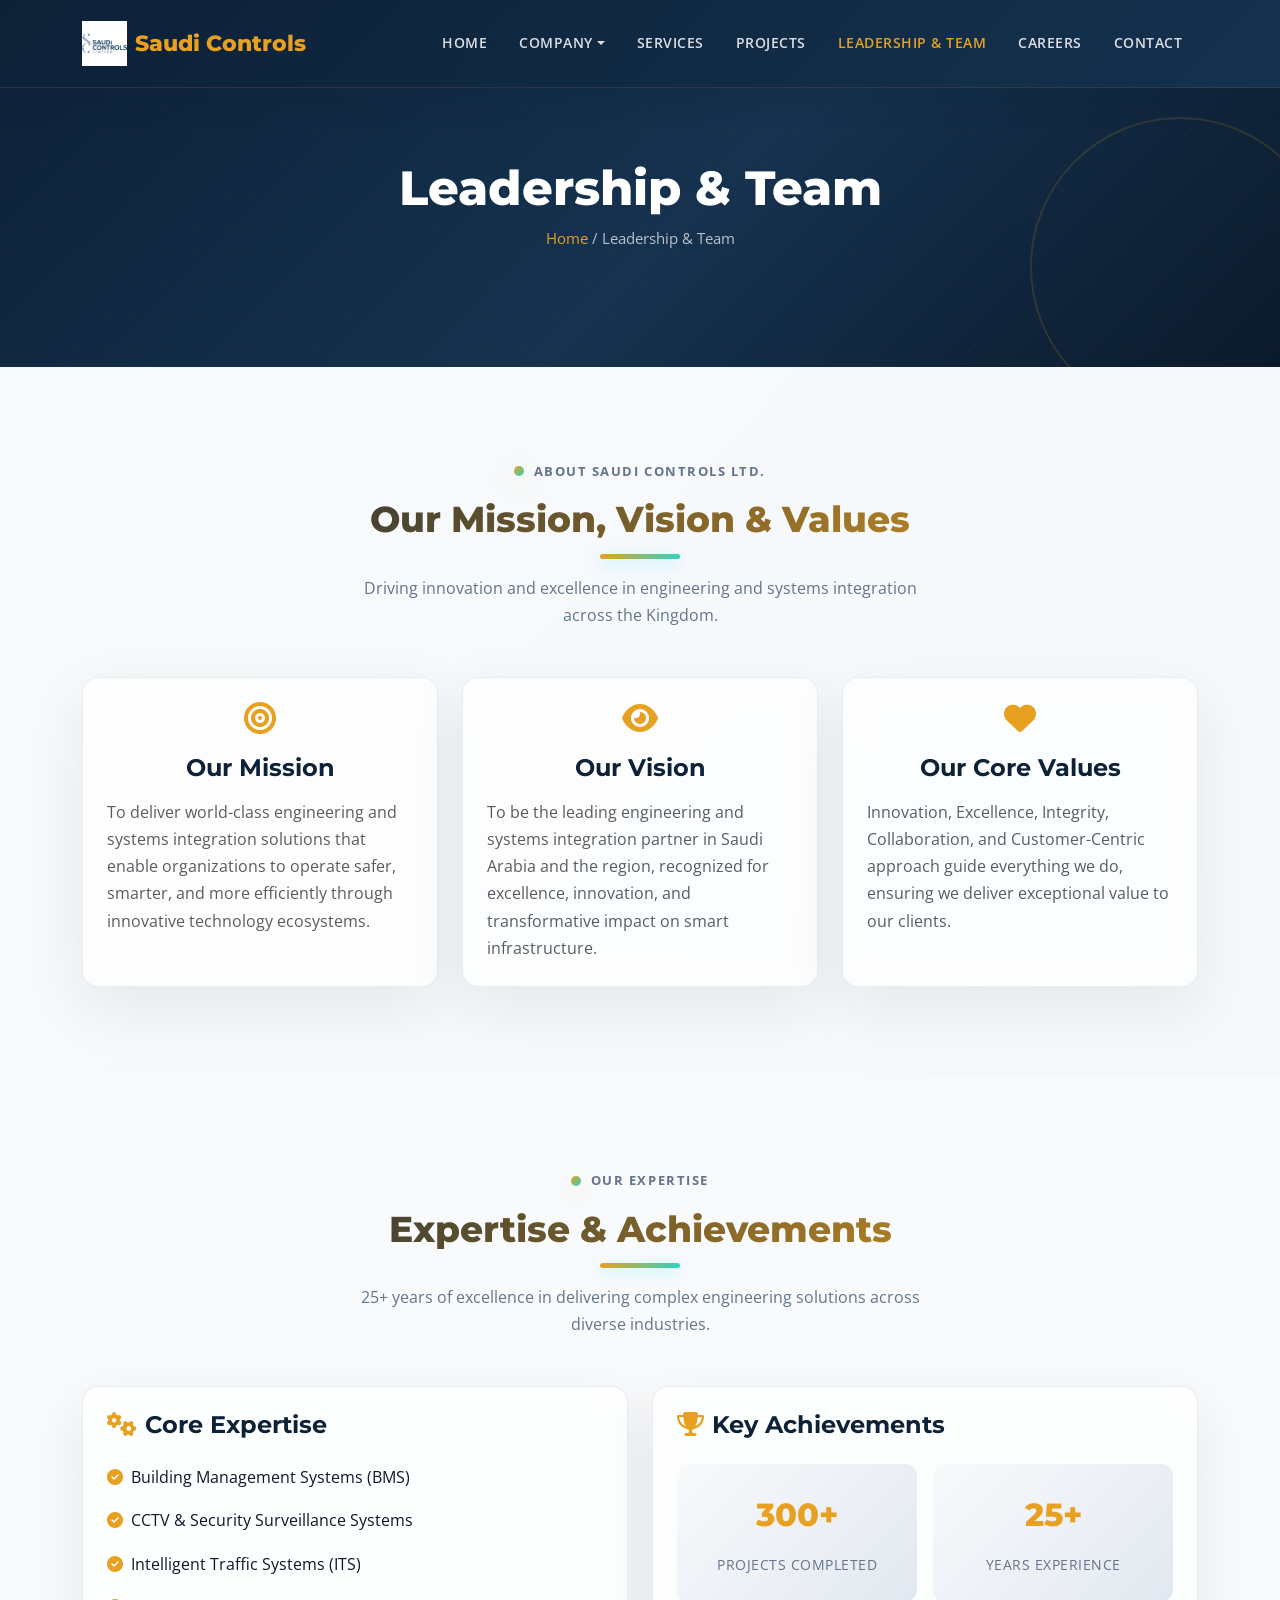
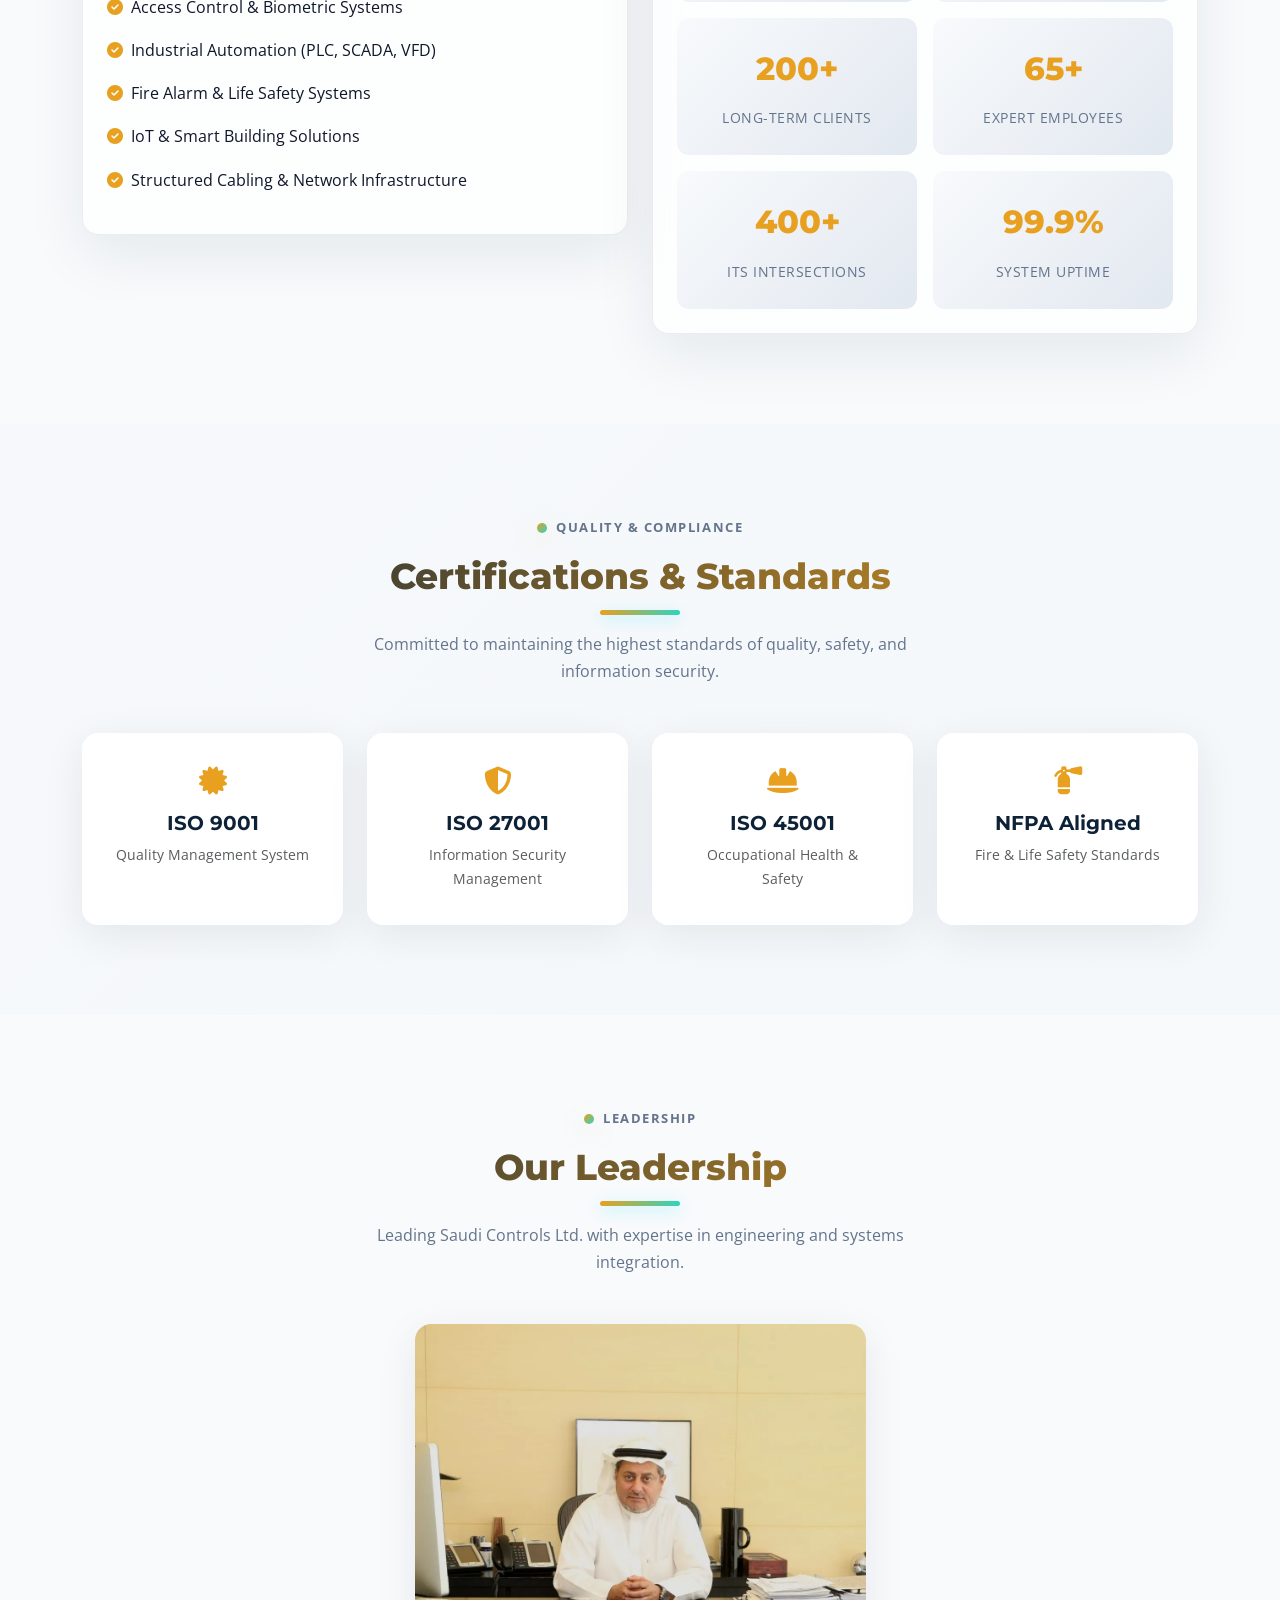
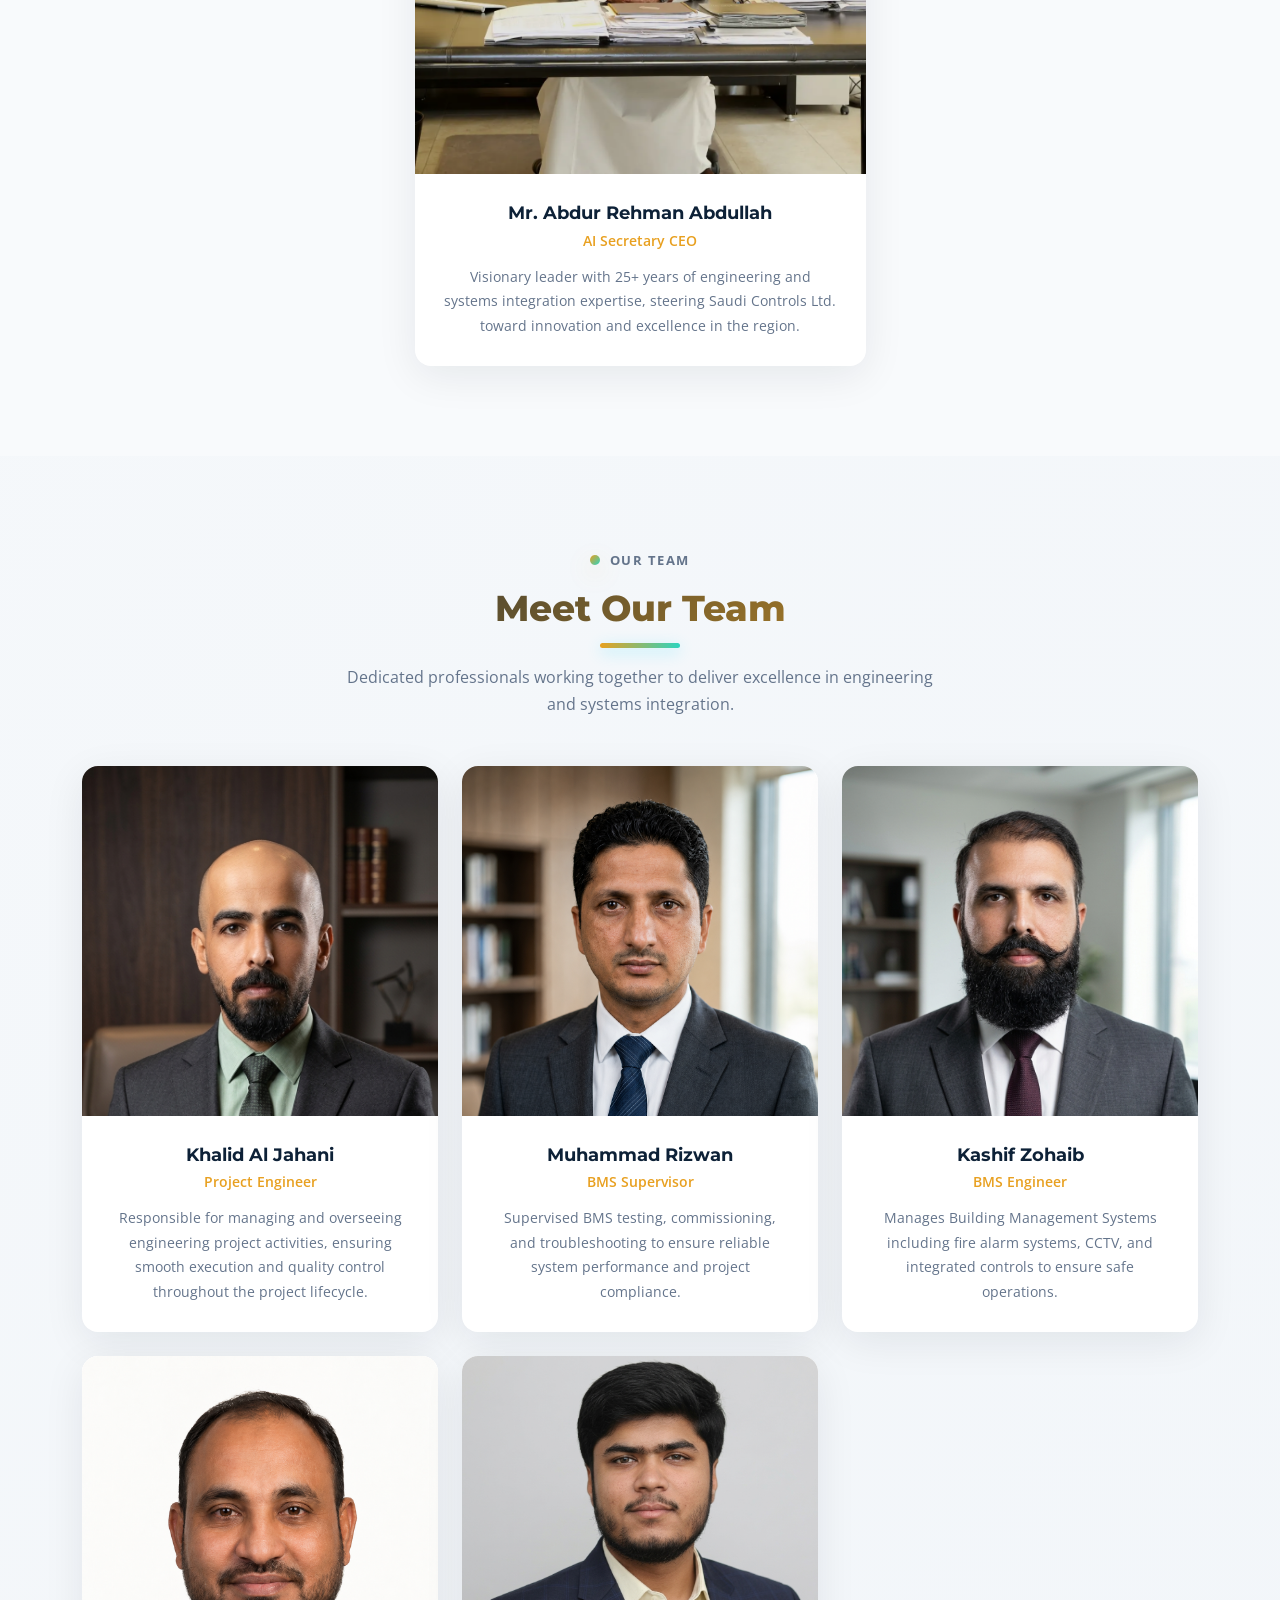
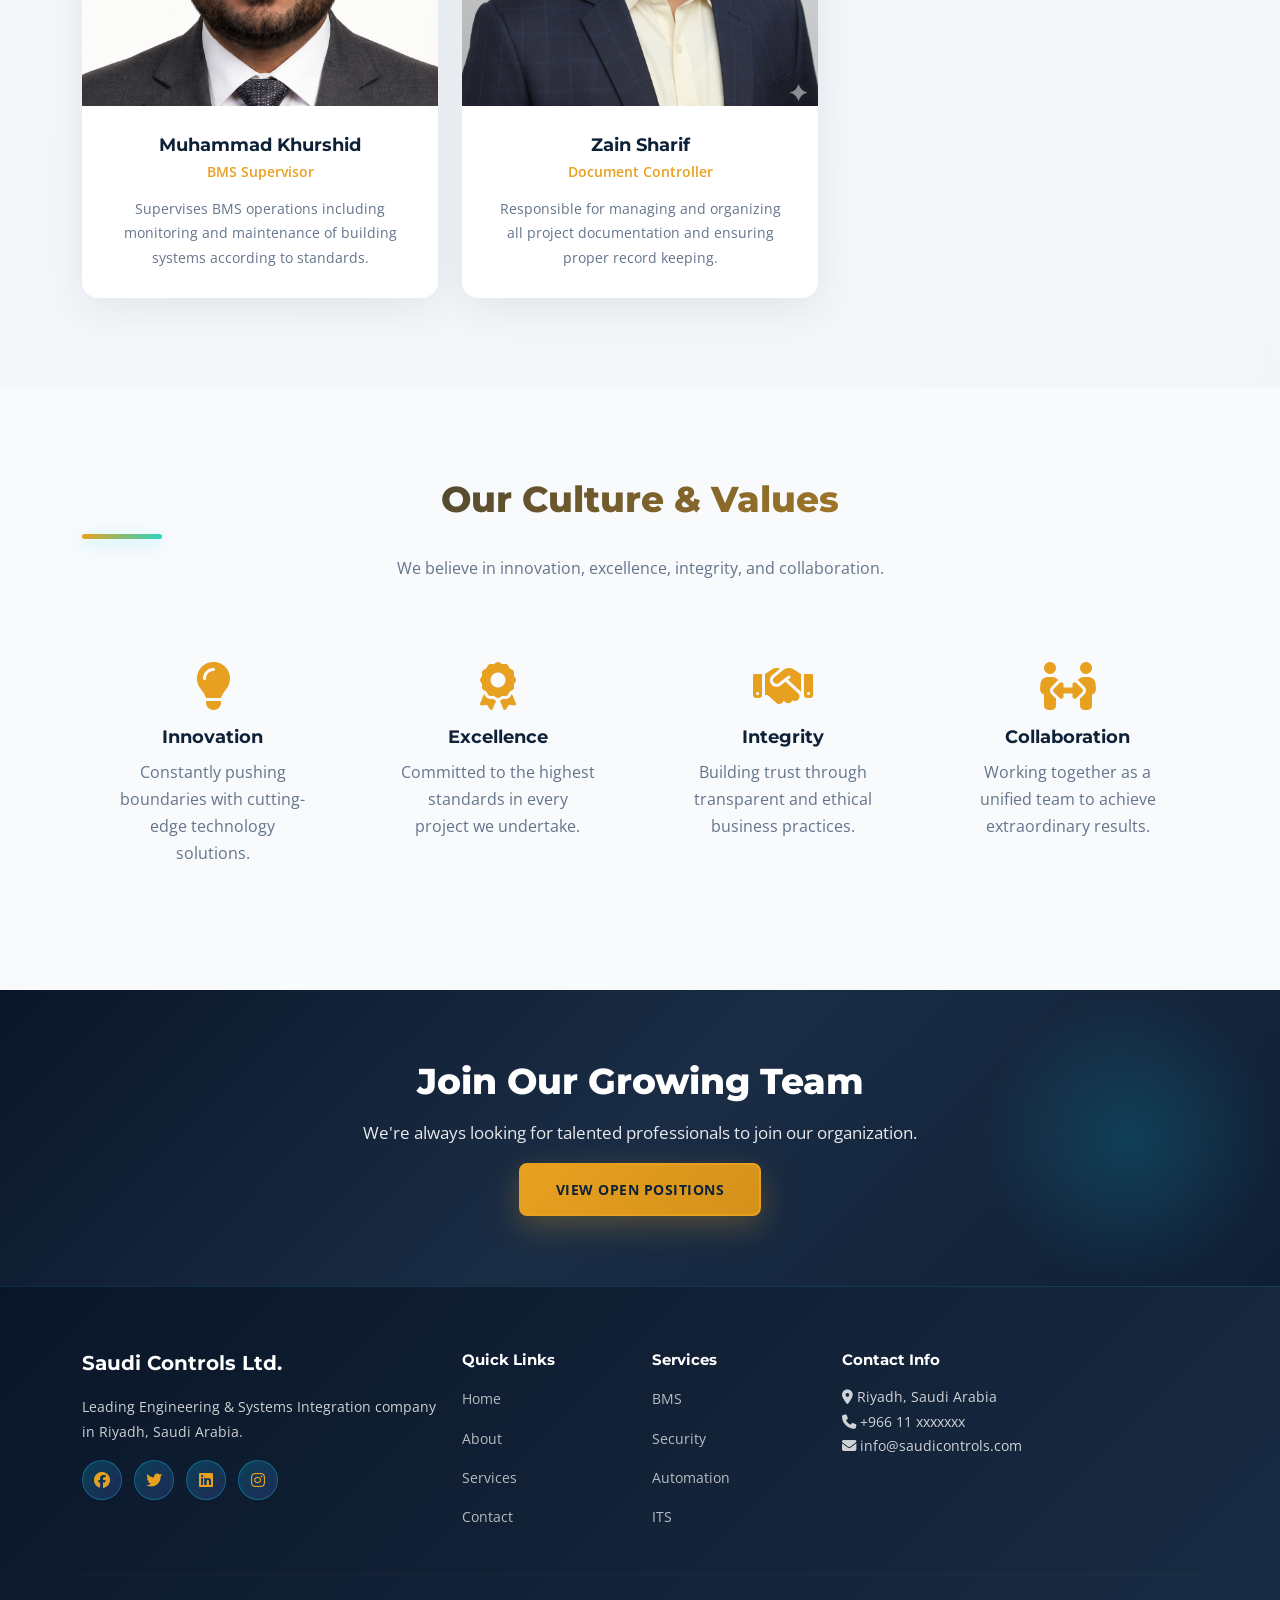
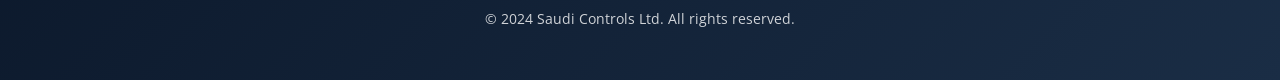
<file: team.html>
<!DOCTYPE html>
<html lang="en">
<head>
  <meta charset="UTF-8">
  <meta name="viewport" content="width=device-width, initial-scale=1.0">
  <meta name="description" content="Meet the Saudi Controls Ltd. leadership team — experienced professionals in engineering and systems integration.">
  <title>Leadership & Team | Saudi Controls Ltd.</title>
  <link rel="preconnect" href="https://fonts.googleapis.com">
  <link rel="preconnect" href="https://fonts.gstatic.com" crossorigin>
  <link href="https://fonts.googleapis.com/css2?family=Montserrat:wght@700;800&family=Open+Sans:wght@400;600&display=swap" rel="stylesheet">
  <link href="https://cdn.jsdelivr.net/npm/bootstrap@5.3.3/dist/css/bootstrap.min.css" rel="stylesheet">
  <link href="https://cdn.jsdelivr.net/npm/aos@2.3.4/dist/aos.css" rel="stylesheet">
  <link href="https://cdnjs.cloudflare.com/ajax/libs/font-awesome/6.5.1/css/all.min.css" rel="stylesheet">
  <link href="css/style.css" rel="stylesheet">
</head>
<body>

  <nav class="navbar navbar-expand-lg navbar-custom fixed-top">
    <div class="container">
      <a class="navbar-brand d-flex align-items-center" href="index.html">
        <img src="assets/images/company logo.jpg" alt="Saudi Controls Logo" class="navbar-logo me-2">
        <span>Saudi <span>Controls</span></span>
      </a>
      <button class="navbar-toggler" type="button" data-bs-toggle="collapse" data-bs-target="#mainNav" aria-label="Toggle navigation">
        <span class="navbar-toggler-icon"></span>
      </button>
      <div class="collapse navbar-collapse" id="mainNav">
        <ul class="navbar-nav ms-auto">
          <li class="nav-item"><a class="nav-link" href="index.html">Home</a></li>
          <li class="nav-item dropdown">
            <a class="nav-link dropdown-toggle" href="#" role="button" data-bs-toggle="dropdown"
              aria-expanded="false">Company</a>
            <ul class="dropdown-menu dropdown-menu-dark">
              <li><a class="dropdown-item" href="overview.html">Company Overview</a></li>
              <li><a class="dropdown-item" href="process.html">Our Process</a></li>
              <li><a class="dropdown-item" href="industries.html">Industries We Serve</a></li>
              <li><a class="dropdown-item" href="technologies.html">Technologies</a></li>
              <li><a class="dropdown-item" href="certifications.html">Certifications</a></li>
              <li><a class="dropdown-item" href="faq.html">FAQs</a></li>
            </ul>
          </li>
          <li class="nav-item"><a class="nav-link" href="services.html">Services</a></li>
          <li class="nav-item"><a class="nav-link" href="projects.html">Projects</a></li>
          <li class="nav-item"><a class="nav-link active" href="team.html">Leadership & Team</a></li>
          <li class="nav-item"><a class="nav-link" href="careers.html">Careers</a></li>
          <li class="nav-item"><a class="nav-link" href="contact.html">Contact</a></li>
        </ul>
      </div>
    </div>
  </nav>

  <section class="page-hero">
    <div class="container text-center">
      <h1 data-aos="fade-up">Leadership & Team</h1>
      <p class="breadcrumb-custom" data-aos="fade-up" data-aos-delay="100"><a href="index.html">Home</a> / Leadership & Team</p>
    </div>
  </section>

  <!-- Company Overview Section -->
  <section class="section-padding">
    <div class="container">
      <div class="text-center mb-5" data-aos="fade-up">
        <div class="kicker justify-content-center mb-3"><span class="dot"></span> About Saudi Controls Ltd.</div>
        <h2 class="section-title text-center">Our Mission, Vision & Values</h2>
        <p class="section-subtitle mx-auto">Driving innovation and excellence in engineering and systems integration across the Kingdom.</p>
      </div>
      <div class="row g-4">
        <div class="col-md-4" data-aos="fade-up">
          <div class="glass-card p-4 h-100">
            <div class="text-center mb-3">
              <i class="fas fa-bullseye text-accent fs-2"></i>
            </div>
            <h4 class="text-center mb-3">Our Mission</h4>
            <p class="text-muted mb-0">To deliver world-class engineering and systems integration solutions that enable organizations to operate safer, smarter, and more efficiently through innovative technology ecosystems.</p>
          </div>
        </div>
        <div class="col-md-4" data-aos="fade-up" data-aos-delay="100">
          <div class="glass-card p-4 h-100">
            <div class="text-center mb-3">
              <i class="fas fa-eye text-accent fs-2"></i>
            </div>
            <h4 class="text-center mb-3">Our Vision</h4>
            <p class="text-muted mb-0">To be the leading engineering and systems integration partner in Saudi Arabia and the region, recognized for excellence, innovation, and transformative impact on smart infrastructure.</p>
          </div>
        </div>
        <div class="col-md-4" data-aos="fade-up" data-aos-delay="200">
          <div class="glass-card p-4 h-100">
            <div class="text-center mb-3">
              <i class="fas fa-heart text-accent fs-2"></i>
            </div>
            <h4 class="text-center mb-3">Our Core Values</h4>
            <p class="text-muted mb-0">Innovation, Excellence, Integrity, Collaboration, and Customer-Centric approach guide everything we do, ensuring we deliver exceptional value to our clients.</p>
          </div>
        </div>
      </div>
    </div>
  </section>

  <!-- Expertise & Achievements Section -->
  <section class="section-padding bg-light-custom">
    <div class="container">
      <div class="text-center mb-5" data-aos="fade-up">
        <div class="kicker justify-content-center mb-3"><span class="dot"></span> Our Expertise</div>
        <h2 class="section-title text-center">Expertise & Achievements</h2>
        <p class="section-subtitle mx-auto">25+ years of excellence in delivering complex engineering solutions across diverse industries.</p>
      </div>
      <div class="row g-4">
        <div class="col-lg-6" data-aos="fade-right">
          <div class="glass-card p-4">
            <h4 class="mb-4"><i class="fas fa-cogs text-accent me-2"></i>Core Expertise</h4>
            <ul class="list-unstyled">
              <li class="mb-3"><i class="fas fa-check-circle text-accent me-2"></i>Building Management Systems (BMS)</li>
              <li class="mb-3"><i class="fas fa-check-circle text-accent me-2"></i>CCTV & Security Surveillance Systems</li>
              <li class="mb-3"><i class="fas fa-check-circle text-accent me-2"></i>Intelligent Traffic Systems (ITS)</li>
              <li class="mb-3"><i class="fas fa-check-circle text-accent me-2"></i>Access Control & Biometric Systems</li>
              <li class="mb-3"><i class="fas fa-check-circle text-accent me-2"></i>Industrial Automation (PLC, SCADA, VFD)</li>
              <li class="mb-3"><i class="fas fa-check-circle text-accent me-2"></i>Fire Alarm & Life Safety Systems</li>
              <li class="mb-3"><i class="fas fa-check-circle text-accent me-2"></i>IoT & Smart Building Solutions</li>
              <li class="mb-0"><i class="fas fa-check-circle text-accent me-2"></i>Structured Cabling & Network Infrastructure</li>
            </ul>
          </div>
        </div>
        <div class="col-lg-6" data-aos="fade-left">
          <div class="glass-card p-4">
            <h4 class="mb-4"><i class="fas fa-trophy text-accent me-2"></i>Key Achievements</h4>
            <div class="row g-3">
              <div class="col-sm-6">
                <div class="achievement-item">
                  <span class="achievement-number">300+</span>
                  <span class="achievement-label">Projects Completed</span>
                </div>
              </div>
              <div class="col-sm-6">
                <div class="achievement-item">
                  <span class="achievement-number">25+</span>
                  <span class="achievement-label">Years Experience</span>
                </div>
              </div>
              <div class="col-sm-6">
                <div class="achievement-item">
                  <span class="achievement-number">200+</span>
                  <span class="achievement-label">Long-Term Clients</span>
                </div>
              </div>
              <div class="col-sm-6">
                <div class="achievement-item">
                  <span class="achievement-number">65+</span>
                  <span class="achievement-label">Expert Employees</span>
                </div>
              </div>
              <div class="col-sm-6">
                <div class="achievement-item">
                  <span class="achievement-number">400+</span>
                  <span class="achievement-label">ITS Intersections</span>
                </div>
              </div>
              <div class="col-sm-6">
                <div class="achievement-item">
                  <span class="achievement-number">99.9%</span>
                  <span class="achievement-label">System Uptime</span>
                </div>
              </div>
            </div>
          </div>
        </div>
      </div>
    </div>
  </section>

  <!-- Certifications Section -->
  <section class="section-padding">
    <div class="container">
      <div class="text-center mb-5" data-aos="fade-up">
        <div class="kicker justify-content-center mb-3"><span class="dot"></span> Quality & Compliance</div>
        <h2 class="section-title text-center">Certifications & Standards</h2>
        <p class="section-subtitle mx-auto">Committed to maintaining the highest standards of quality, safety, and information security.</p>
      </div>
      <div class="row g-4 justify-content-center">
        <div class="col-md-6 col-lg-3" data-aos="fade-up">
          <div class="cert-card text-center">
            <i class="fas fa-certificate text-accent fs-3 mb-3"></i>
            <h5>ISO 9001</h5>
            <p class="text-muted small mb-0">Quality Management System</p>
          </div>
        </div>
        <div class="col-md-6 col-lg-3" data-aos="fade-up" data-aos-delay="100">
          <div class="cert-card text-center">
            <i class="fas fa-shield-alt text-accent fs-3 mb-3"></i>
            <h5>ISO 27001</h5>
            <p class="text-muted small mb-0">Information Security Management</p>
          </div>
        </div>
        <div class="col-md-6 col-lg-3" data-aos="fade-up" data-aos-delay="200">
          <div class="cert-card text-center">
            <i class="fas fa-hard-hat text-accent fs-3 mb-3"></i>
            <h5>ISO 45001</h5>
            <p class="text-muted small mb-0">Occupational Health & Safety</p>
          </div>
        </div>
        <div class="col-md-6 col-lg-3" data-aos="fade-up" data-aos-delay="300">
          <div class="cert-card text-center">
            <i class="fas fa-fire-extinguisher text-accent fs-3 mb-3"></i>
            <h5>NFPA Aligned</h5>
            <p class="text-muted small mb-0">Fire & Life Safety Standards</p>
          </div>
        </div>
      </div>
    </div>
  </section>

<!-- Leadership Section -->
<section class="section-padding bg-light-custom">
  <div class="container">

    <div class="text-center mb-5" data-aos="fade-up">
      <div class="kicker justify-content-center mb-3"><span class="dot"></span> Leadership</div>
      <h2 class="section-title text-center">Our Leadership</h2>
      <p class="section-subtitle mx-auto">
        Leading Saudi Controls Ltd. with expertise in engineering and systems integration.
      </p>
    </div>

    <div class="row justify-content-center">
      <div class="col-md-8 col-lg-5" data-aos="fade-up">

        <div class="team-card">

          <!-- CEO Image -->
          <div class="team-image-wrap ceo-image-wrap">
            <img src="assets/images/CEO image.webp"
                 alt="Mr. Abdur Rehman Abdullah"
                 class="team-image ceo-image">

            <div class="team-overlay">
              <div class="social-links">
                <a href="#" title="LinkedIn">
                  <i class="fab fa-linkedin"></i>
                </a>
                <a href="#" title="Email">
                  <i class="fas fa-envelope"></i>
                </a>
              </div>
            </div>
          </div>

          <!-- CEO Info -->
          <div class="team-info">
            <h4>Mr. Abdur Rehman Abdullah</h4>
            <p class="role">AI Secretary CEO</p>
            <p class="bio">
              Visionary leader with 25+ years of engineering and systems integration expertise,
              steering Saudi Controls Ltd. toward innovation and excellence in the region.
            </p>
          </div>

        </div>

      </div>
    </div>

  </div>
</section>

<!-- Our Team Section -->
<section class="section-padding">
  <div class="container">

    <div class="text-center mb-5" data-aos="fade-up">
      <div class="kicker justify-content-center mb-3"><span class="dot"></span> Our Team</div>
      <h2 class="section-title text-center">Meet Our Team</h2>
      <p class="section-subtitle mx-auto">
        Dedicated professionals working together to deliver excellence in engineering and systems integration.
      </p>
    </div>

    <div class="row g-4">

      <!-- Khalid -->
      <div class="col-md-6 col-lg-4" data-aos="fade-up">
        <div class="team-card">
          <div class="team-image-wrap">
            <img src="assets/images/khalied Aljohani.png"
                 alt="Khalid Al Jahani"
                 class="team-image">
          </div>

          <div class="team-info">
            <h4>Khalid Al Jahani</h4>
            <p class="role">Project Engineer</p>
            <p class="bio">
              Responsible for managing and overseeing engineering project activities,
              ensuring smooth execution and quality control throughout the project lifecycle.
            </p>
          </div>
        </div>
      </div>

       <!-- Khalid -->
      <div class="col-md-6 col-lg-4" data-aos="fade-up">
        <div class="team-card">
          <div class="team-image-wrap">
            <img src="Muhammad Rizwan.png"
                 alt="Muhammad Rizwan"
                 class="team-image">
          </div>

          <div class="team-info">
            <h4>Muhammad Rizwan</h4>
            <p class="role">BMS Supervisor</p>
            <p class="bio">
            Supervised BMS testing, commissioning, and troubleshooting to ensure reliable system performance and project compliance.
            </p>
          </div>
        </div>
      </div>

      <!-- Manager -->
      <div class="col-md-6 col-lg-4" data-aos="fade-up" data-aos-delay="100">
        <div class="team-card">
          <div class="team-image-wrap">
            <img src="assets/images/manager photo.png"
                 alt="BMS Engineer"
                 class="team-image">
          </div>

          <div class="team-info">
            <h4>Kashif Zohaib</h4>
            <p class="role">BMS Engineer</p>
            <p class="bio">
              Manages Building Management Systems including fire alarm systems,
              CCTV, and integrated controls to ensure safe operations.
            </p>
          </div>
        </div>
      </div>

      <!-- Muhammad Khurshid -->
      <div class="col-md-6 col-lg-4" data-aos="fade-up" data-aos-delay="200">
        <div class="team-card">
          <div class="team-image-wrap">
            <img src="assets/images/Muhammad Khursheed BMS supervisor.png"
                 alt="Muhammad Khurshid"
                 class="team-image">
          </div>

          <div class="team-info">
            <h4>Muhammad Khurshid</h4>
            <p class="role">BMS Supervisor</p>
            <p class="bio">
              Supervises BMS operations including monitoring and maintenance
              of building systems according to standards.
            </p>
          </div>
        </div>
      </div>

      <!-- Zain -->
      <div class="col-md-6 col-lg-4" data-aos="fade-up" data-aos-delay="300">
        <div class="team-card">
          <div class="team-image-wrap">
            <img src="assets/images/Zain Sharif.png"
                 alt="Zain Sharif"
                 class="team-image">
          </div>

          <div class="team-info">
            <h4>Zain Sharif</h4>
            <p class="role">Document Controller</p>
            <p class="bio">
              Responsible for managing and organizing all project documentation
              and ensuring proper record keeping.
            </p>
          </div>
        </div>
      </div>

    </div>

  </div>
</section>
  <!-- Team Culture Section -->
  <section class="section-padding bg-light-custom">
    <div class="container">
      <div class="text-center mb-5" data-aos="fade-up">
        <h2 class="section-title">Our Culture & Values</h2>
        <p class="section-subtitle mx-auto">We believe in innovation, excellence, integrity, and collaboration.</p>
      </div>

      <div class="row g-4">
        <div class="col-md-6 col-lg-3" data-aos="fade-up">
          <div class="value-card">
            <i class="fas fa-lightbulb"></i>
            <h4>Innovation</h4>
            <p>Constantly pushing boundaries with cutting-edge technology solutions.</p>
          </div>
        </div>
        <div class="col-md-6 col-lg-3" data-aos="fade-up" data-aos-delay="100">
          <div class="value-card">
            <i class="fas fa-award"></i>
            <h4>Excellence</h4>
            <p>Committed to the highest standards in every project we undertake.</p>
          </div>
        </div>
        <div class="col-md-6 col-lg-3" data-aos="fade-up" data-aos-delay="200">
          <div class="value-card">
            <i class="fas fa-handshake"></i>
            <h4>Integrity</h4>
            <p>Building trust through transparent and ethical business practices.</p>
          </div>
        </div>
        <div class="col-md-6 col-lg-3" data-aos="fade-up" data-aos-delay="300">
          <div class="value-card">
            <i class="fas fa-people-arrows"></i>
            <h4>Collaboration</h4>
            <p>Working together as a unified team to achieve extraordinary results.</p>
          </div>
        </div>
      </div>
    </div>
  </section>

  <!-- CTA Section -->
  <section class="cta-section">
    <div class="container text-center" data-aos="fade-up">
      <h2>Join Our Growing Team</h2>
      <p>We're always looking for talented professionals to join our organization.</p>
      <a href="careers.html" class="btn btn-accent mt-3">View Open Positions</a>
    </div>
  </section>

  <!-- Footer -->
  <footer class="footer-custom">
    <div class="container">
      <div class="row mb-4">
        <div class="col-md-4 mb-4 mb-md-0">
          <h5>Saudi Controls Ltd.</h5>
          <p>Leading Engineering & Systems Integration company in Riyadh, Saudi Arabia.</p>
          <div class="social-links-footer">
            <a href="#"><i class="fab fa-facebook"></i></a>
            <a href="#"><i class="fab fa-twitter"></i></a>
            <a href="#"><i class="fab fa-linkedin"></i></a>
            <a href="#"><i class="fab fa-instagram"></i></a>
          </div>
        </div>
        <div class="col-md-2">
          <h6>Quick Links</h6>
          <ul class="footer-links">
            <li><a href="index.html">Home</a></li>
            <li><a href="about.html">About</a></li>
            <li><a href="services.html">Services</a></li>
            <li><a href="contact.html">Contact</a></li>
          </ul>
        </div>
        <div class="col-md-2">
          <h6>Services</h6>
          <ul class="footer-links">
            <li><a href="services.html#bms">BMS</a></li>
            <li><a href="services.html">Security</a></li>
            <li><a href="services.html">Automation</a></li>
            <li><a href="services.html">ITS</a></li>
          </ul>
        </div>
        <div class="col-md-4">
          <h6>Contact Info</h6>
          <p>
            <i class="fas fa-map-marker-alt"></i> Riyadh, Saudi Arabia<br>
            <i class="fas fa-phone"></i> +966 11 xxxxxxx<br>
            <i class="fas fa-envelope"></i> info@saudicontrols.com
          </p>
        </div>
      </div>
      <hr>
      <div class="text-center py-3">
        <p>&copy; 2024 Saudi Controls Ltd. All rights reserved.</p>
      </div>
    </div>
  </footer>

  <script src="https://cdn.jsdelivr.net/npm/bootstrap@5.3.3/dist/js/bootstrap.bundle.min.js"></script>
  <script src="https://cdn.jsdelivr.net/npm/aos@2.3.4/dist/aos.js"></script>
  <script src="js/main.js"></script>
</body>
</html>
</file>
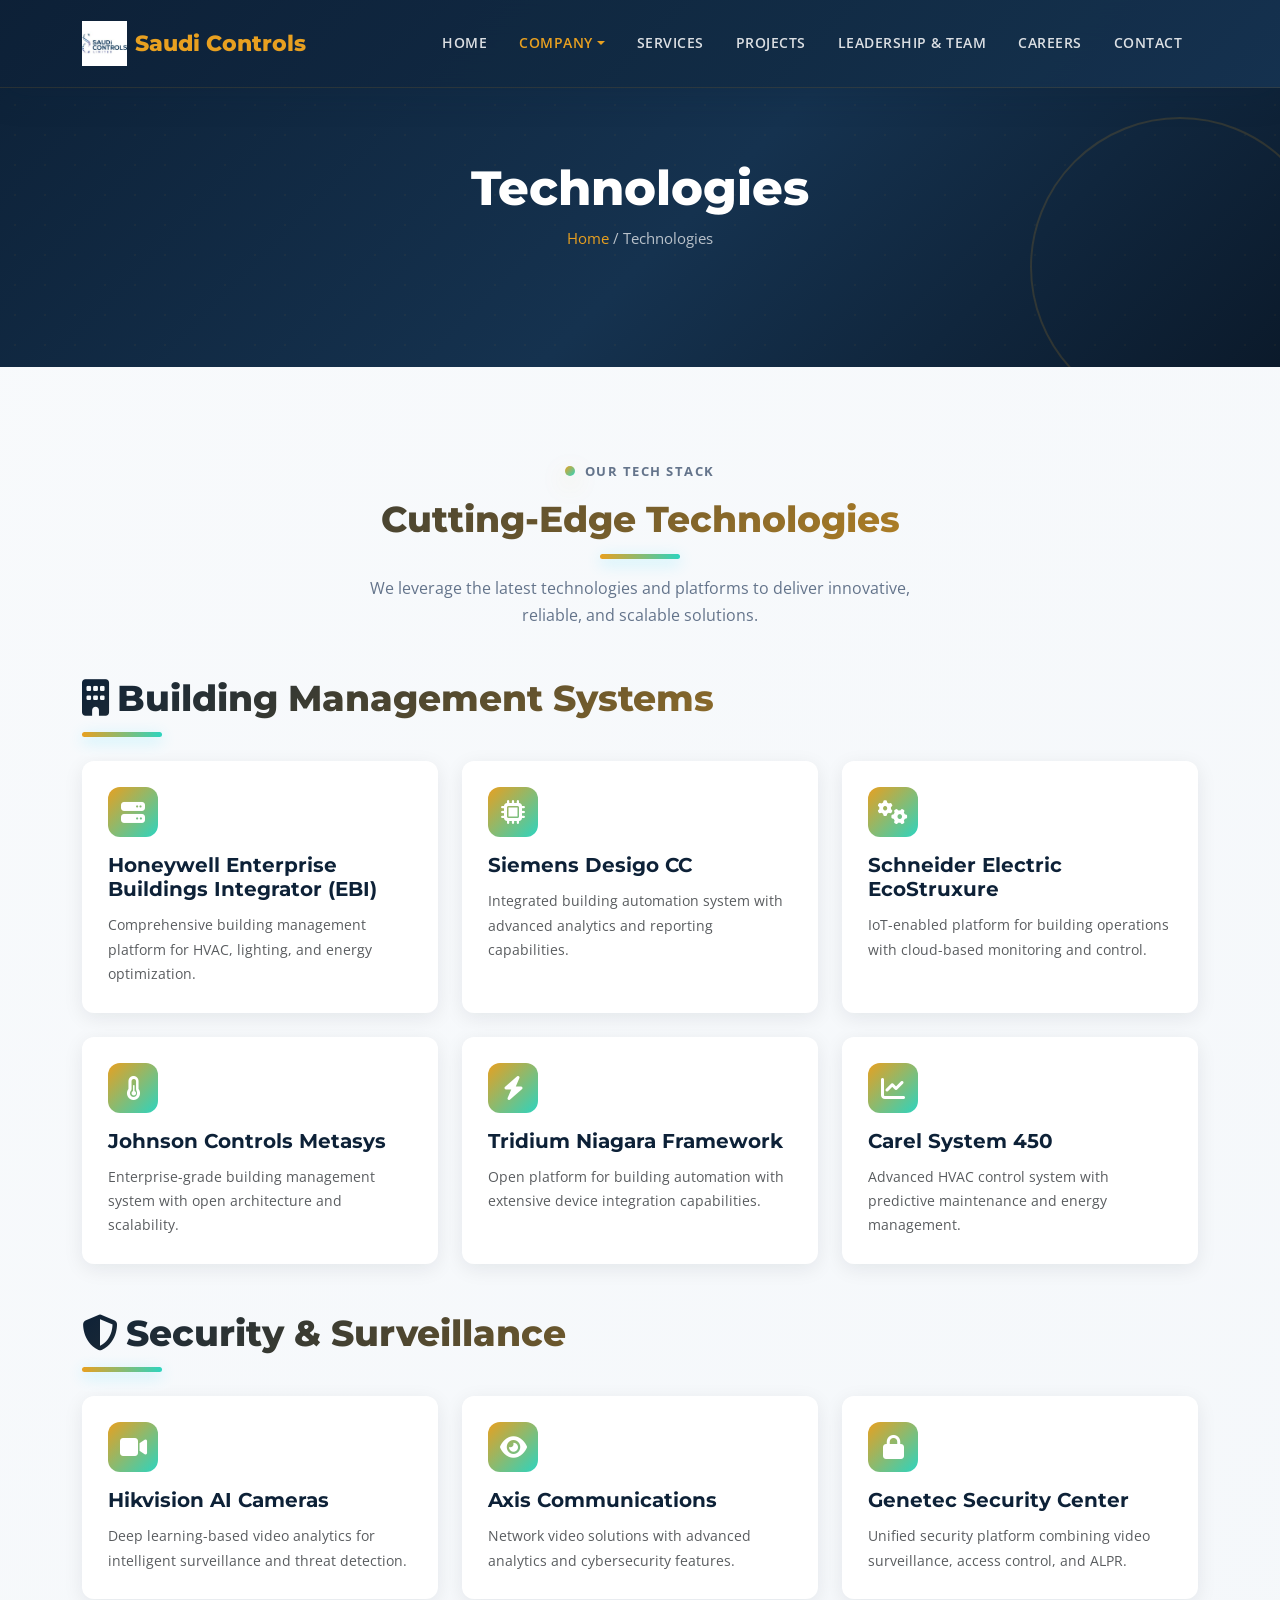
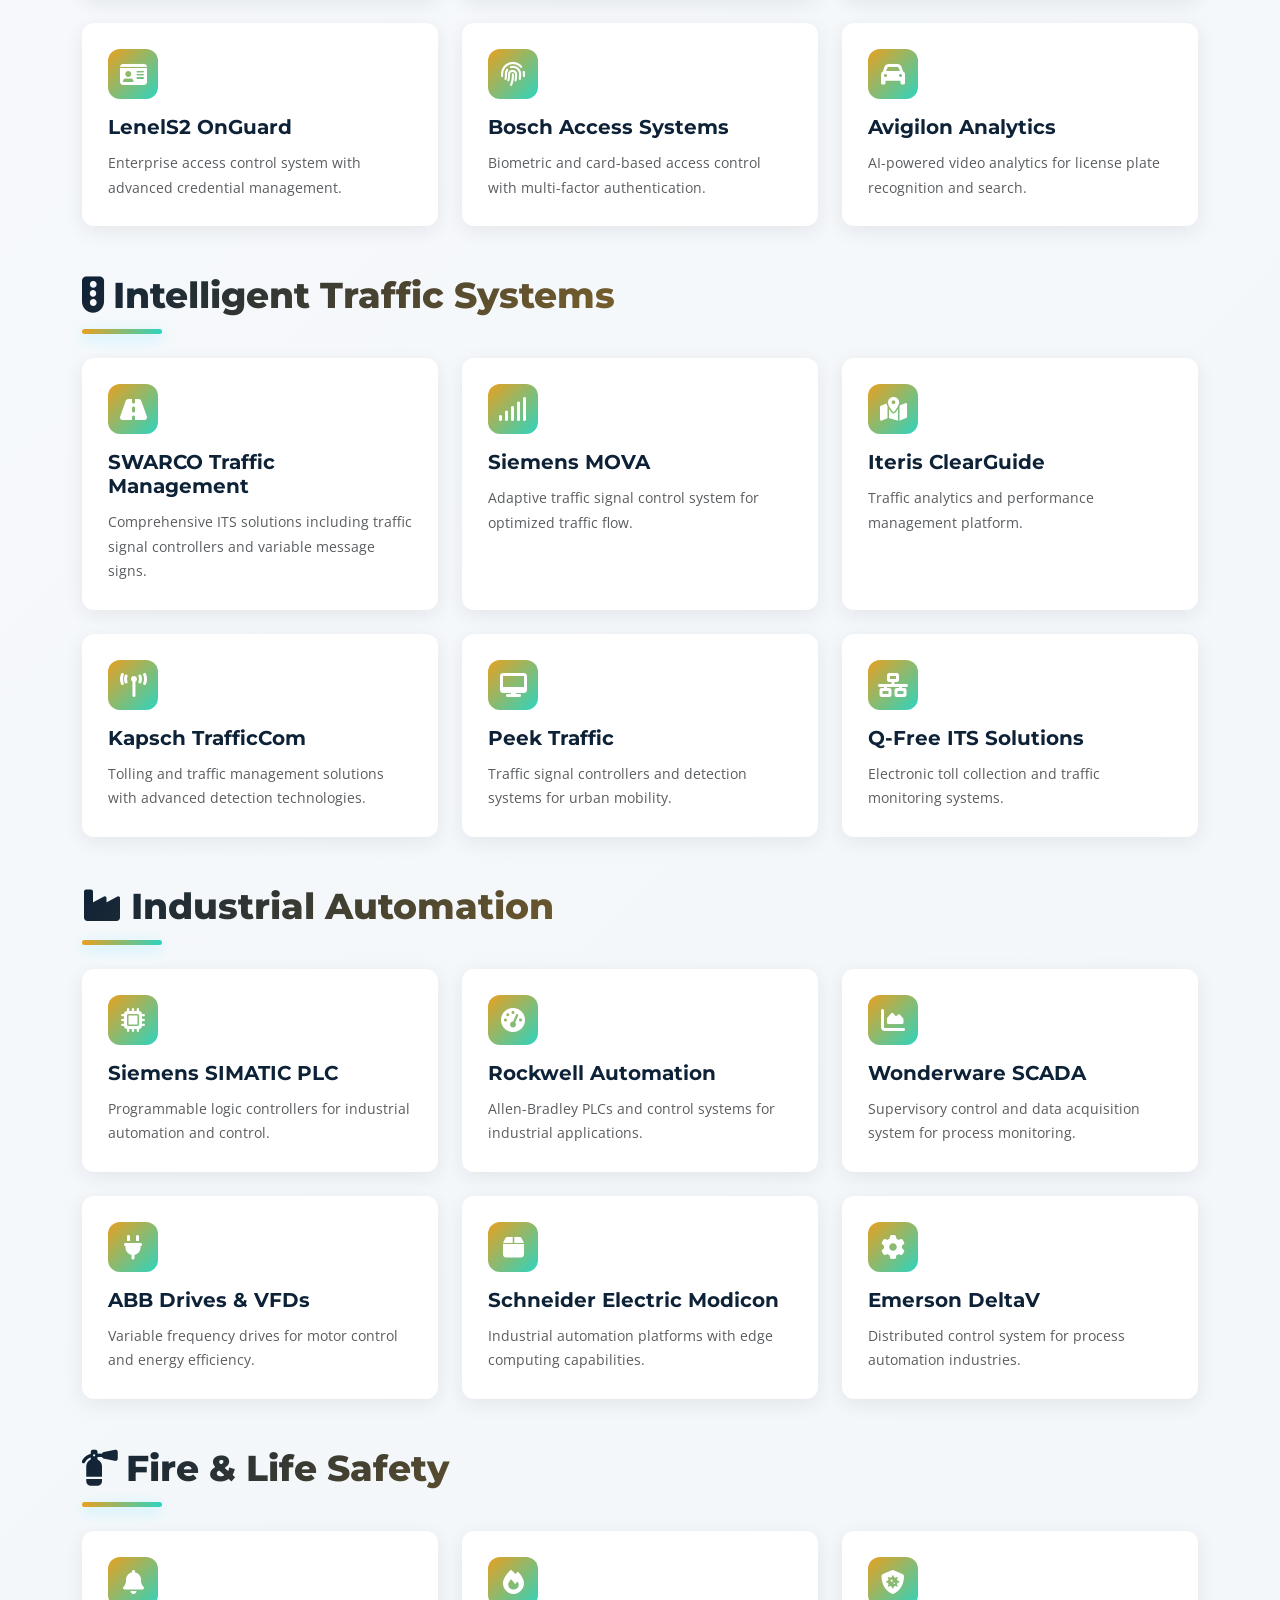
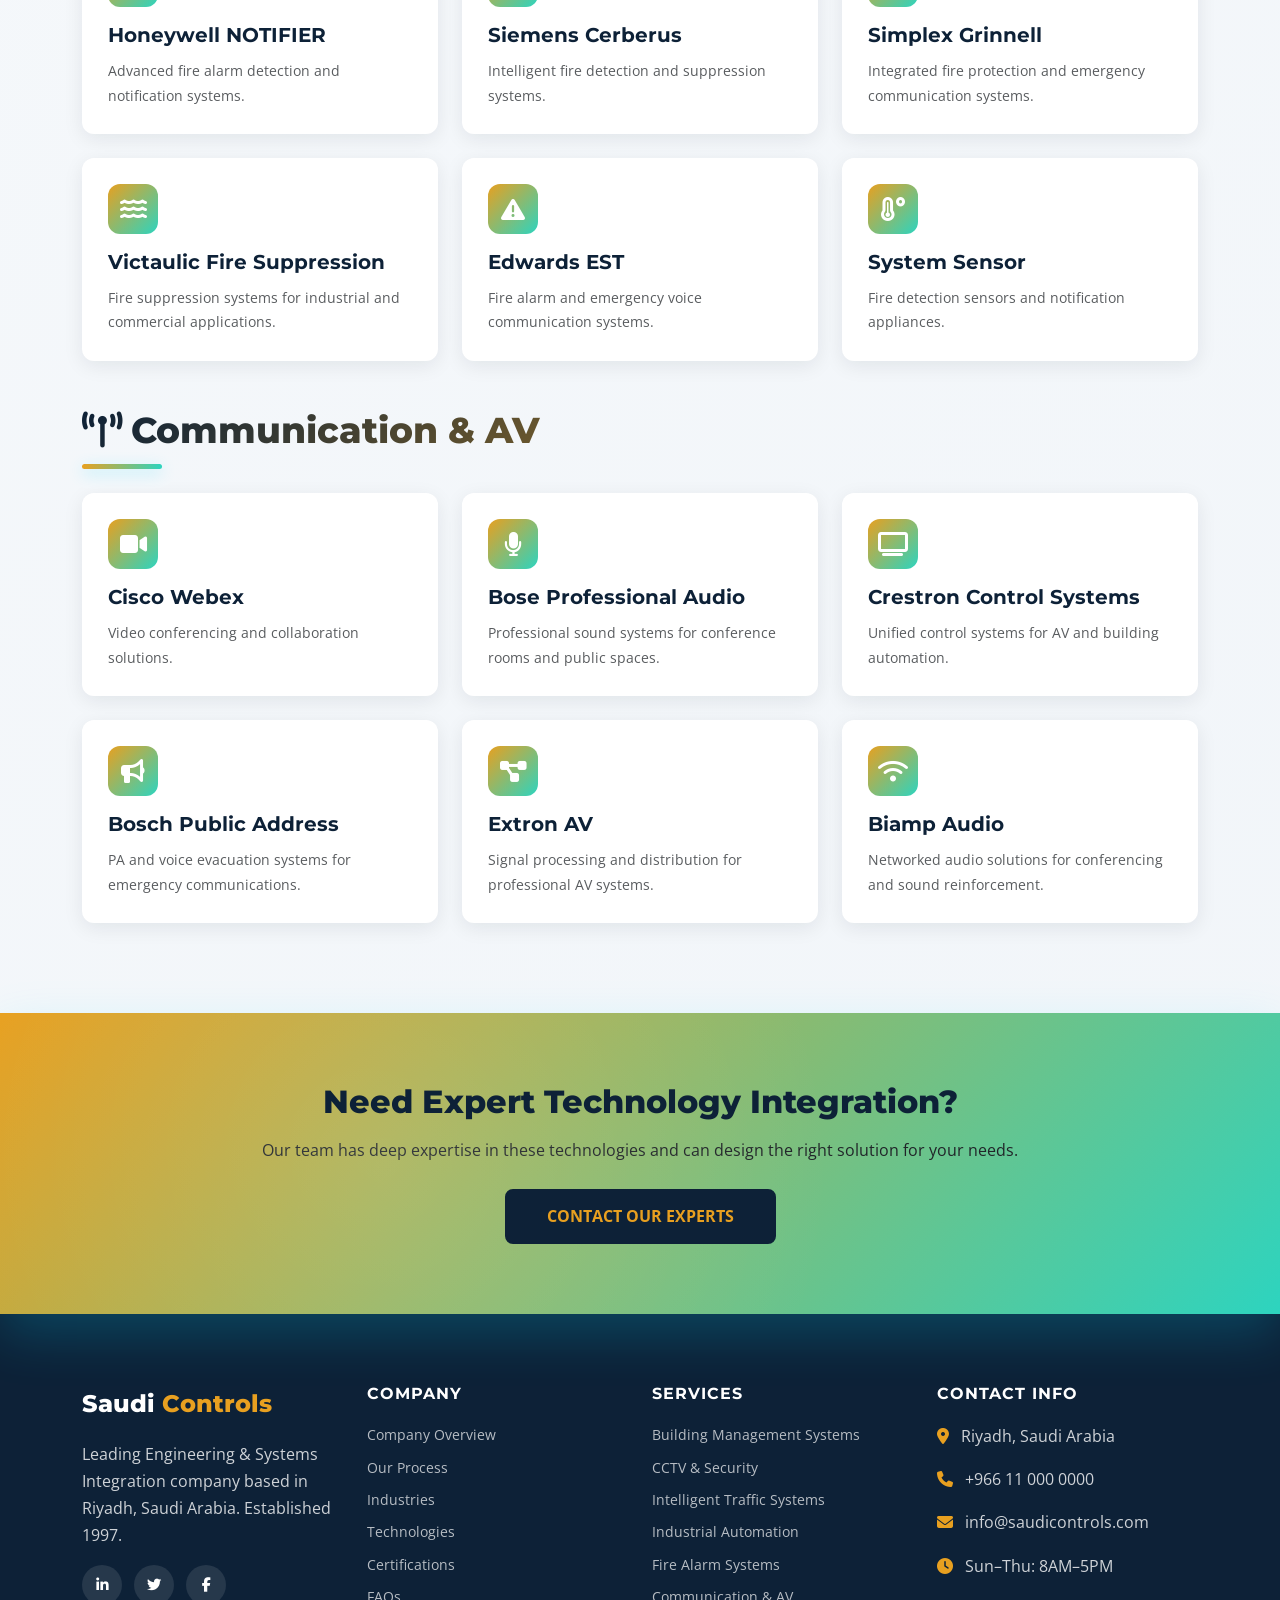
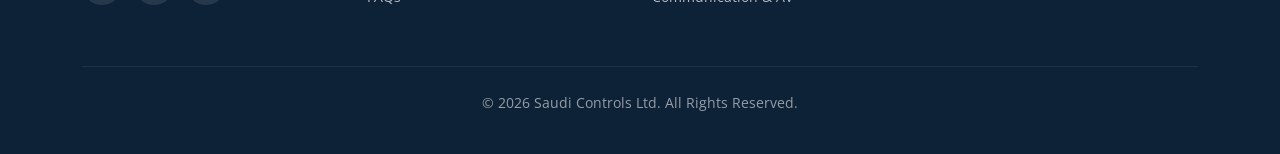
<file: technologies.html>
<!DOCTYPE html>
<html lang="en">
<head>
  <meta charset="UTF-8">
  <meta name="viewport" content="width=device-width, initial-scale=1.0">
  <meta name="description" content="Technologies — The cutting-edge technologies and platforms used by Saudi Controls Ltd. for systems integration.">
  <title>Technologies | Saudi Controls Ltd.</title>
  <link rel="preconnect" href="https://fonts.googleapis.com">
  <link rel="preconnect" href="https://fonts.gstatic.com" crossorigin>
  <link href="https://fonts.googleapis.com/css2?family=Montserrat:wght@700;800&family=Open+Sans:wght@400;600&display=swap" rel="stylesheet">
  <link href="https://cdn.jsdelivr.net/npm/bootstrap@5.3.3/dist/css/bootstrap.min.css" rel="stylesheet">
  <link href="https://cdn.jsdelivr.net/npm/aos@2.3.4/dist/aos.css" rel="stylesheet">
  <link href="https://cdnjs.cloudflare.com/ajax/libs/font-awesome/6.5.1/css/all.min.css" rel="stylesheet">
  <link href="css/style.css" rel="stylesheet">
</head>
<body>

  <nav class="navbar navbar-expand-lg navbar-custom fixed-top">
    <div class="container">
      <a class="navbar-brand d-flex align-items-center" href="index.html">
        <img src="assets/images/company logo.jpg" alt="Saudi Controls Logo" class="navbar-logo me-2">
        <span>Saudi <span>Controls</span></span>
      </a>
      <button class="navbar-toggler" type="button" data-bs-toggle="collapse" data-bs-target="#mainNav" aria-label="Toggle navigation">
        <span class="navbar-toggler-icon"></span>
      </button>
      <div class="collapse navbar-collapse" id="mainNav">
        <ul class="navbar-nav ms-auto">
          <li class="nav-item"><a class="nav-link" href="index.html">Home</a></li>
          <li class="nav-item dropdown">
            <a class="nav-link dropdown-toggle active" href="#" role="button" data-bs-toggle="dropdown" aria-expanded="false">Company</a>
            <ul class="dropdown-menu dropdown-menu-dark">
              <li><a class="dropdown-item" href="overview.html">Company Overview</a></li>
              <li><a class="dropdown-item" href="process.html">Our Process</a></li>
              <li><a class="dropdown-item" href="industries.html">Industries We Serve</a></li>
              <li><a class="dropdown-item active" href="technologies.html">Technologies</a></li>
              <li><a class="dropdown-item" href="certifications.html">Certifications</a></li>
              <li><a class="dropdown-item" href="faq.html">FAQs</a></li>
            </ul>
          </li>
          <li class="nav-item"><a class="nav-link" href="services.html">Services</a></li>
          <li class="nav-item"><a class="nav-link" href="projects.html">Projects</a></li>
          <li class="nav-item"><a class="nav-link" href="team.html">Leadership & Team</a></li>
          <li class="nav-item"><a class="nav-link" href="careers.html">Careers</a></li>
          <li class="nav-item"><a class="nav-link" href="contact.html">Contact</a></li>
        </ul>
      </div>
    </div>
  </nav>

  <section class="page-hero">
    <div class="container text-center">
      <h1 data-aos="fade-up">Technologies</h1>
      <p class="breadcrumb-custom" data-aos="fade-up" data-aos-delay="100"><a href="index.html">Home</a> / Technologies</p>
    </div>
  </section>

  <section class="section-padding">
    <div class="container">
      <div class="text-center mb-5" data-aos="fade-up">
        <div class="kicker justify-content-center mb-3"><span class="dot"></span> Our Tech Stack</div>
        <h2 class="section-title text-center">Cutting-Edge Technologies</h2>
        <p class="section-subtitle mx-auto">We leverage the latest technologies and platforms to deliver innovative, reliable, and scalable solutions.</p>
      </div>

      <!-- BMS Technologies -->
      <div class="mb-5" data-aos="fade-up">
        <h3 class="section-title mb-4"><i class="fas fa-building text-accent me-2"></i>Building Management Systems</h3>
        <div class="row g-4">
          <div class="col-md-6 col-lg-4">
            <div class="tech-card">
              <div class="tech-icon"><i class="fas fa-server"></i></div>
              <h5>Honeywell Enterprise Buildings Integrator (EBI)</h5>
              <p class="text-muted">Comprehensive building management platform for HVAC, lighting, and energy optimization.</p>
            </div>
          </div>
          <div class="col-md-6 col-lg-4">
            <div class="tech-card">
              <div class="tech-icon"><i class="fas fa-microchip"></i></div>
              <h5>Siemens Desigo CC</h5>
              <p class="text-muted">Integrated building automation system with advanced analytics and reporting capabilities.</p>
            </div>
          </div>
          <div class="col-md-6 col-lg-4">
            <div class="tech-card">
              <div class="tech-icon"><i class="fas fa-cogs"></i></div>
              <h5>Schneider Electric EcoStruxure</h5>
              <p class="text-muted">IoT-enabled platform for building operations with cloud-based monitoring and control.</p>
            </div>
          </div>
          <div class="col-md-6 col-lg-4">
            <div class="tech-card">
              <div class="tech-icon"><i class="fas fa-thermometer-half"></i></div>
              <h5>Johnson Controls Metasys</h5>
              <p class="text-muted">Enterprise-grade building management system with open architecture and scalability.</p>
            </div>
          </div>
          <div class="col-md-6 col-lg-4">
            <div class="tech-card">
              <div class="tech-icon"><i class="fas fa-bolt"></i></div>
              <h5>Tridium Niagara Framework</h5>
              <p class="text-muted">Open platform for building automation with extensive device integration capabilities.</p>
            </div>
          </div>
          <div class="col-md-6 col-lg-4">
            <div class="tech-card">
              <div class="tech-icon"><i class="fas fa-chart-line"></i></div>
              <h5>Carel System 450</h5>
              <p class="text-muted">Advanced HVAC control system with predictive maintenance and energy management.</p>
            </div>
          </div>
        </div>
      </div>

      <!-- Security Technologies -->
      <div class="mb-5" data-aos="fade-up">
        <h3 class="section-title mb-4"><i class="fas fa-shield-alt text-accent me-2"></i>Security & Surveillance</h3>
        <div class="row g-4">
          <div class="col-md-6 col-lg-4">
            <div class="tech-card">
              <div class="tech-icon"><i class="fas fa-video"></i></div>
              <h5>Hikvision AI Cameras</h5>
              <p class="text-muted">Deep learning-based video analytics for intelligent surveillance and threat detection.</p>
            </div>
          </div>
          <div class="col-md-6 col-lg-4">
            <div class="tech-card">
              <div class="tech-icon"><i class="fas fa-eye"></i></div>
              <h5>Axis Communications</h5>
              <p class="text-muted">Network video solutions with advanced analytics and cybersecurity features.</p>
            </div>
          </div>
          <div class="col-md-6 col-lg-4">
            <div class="tech-card">
              <div class="tech-icon"><i class="fas fa-lock"></i></div>
              <h5>Genetec Security Center</h5>
              <p class="text-muted">Unified security platform combining video surveillance, access control, and ALPR.</p>
            </div>
          </div>
          <div class="col-md-6 col-lg-4">
            <div class="tech-card">
              <div class="tech-icon"><i class="fas fa-id-card"></i></div>
              <h5>LenelS2 OnGuard</h5>
              <p class="text-muted">Enterprise access control system with advanced credential management.</p>
            </div>
          </div>
          <div class="col-md-6 col-lg-4">
            <div class="tech-card">
              <div class="tech-icon"><i class="fas fa-fingerprint"></i></div>
              <h5>Bosch Access Systems</h5>
              <p class="text-muted">Biometric and card-based access control with multi-factor authentication.</p>
            </div>
          </div>
          <div class="col-md-6 col-lg-4">
            <div class="tech-card">
              <div class="tech-icon"><i class="fas fa-car"></i></div>
              <h5>Avigilon Analytics</h5>
              <p class="text-muted">AI-powered video analytics for license plate recognition and search.</p>
            </div>
          </div>
        </div>
      </div>

      <!-- ITS Technologies -->
      <div class="mb-5" data-aos="fade-up">
        <h3 class="section-title mb-4"><i class="fas fa-traffic-light text-accent me-2"></i>Intelligent Traffic Systems</h3>
        <div class="row g-4">
          <div class="col-md-6 col-lg-4">
            <div class="tech-card">
              <div class="tech-icon"><i class="fas fa-road"></i></div>
              <h5>SWARCO Traffic Management</h5>
              <p class="text-muted">Comprehensive ITS solutions including traffic signal controllers and variable message signs.</p>
            </div>
          </div>
          <div class="col-md-6 col-lg-4">
            <div class="tech-card">
              <div class="tech-icon"><i class="fas fa-signal"></i></div>
              <h5>Siemens MOVA</h5>
              <p class="text-muted">Adaptive traffic signal control system for optimized traffic flow.</p>
            </div>
          </div>
          <div class="col-md-6 col-lg-4">
            <div class="tech-card">
              <div class="tech-icon"><i class="fas fa-map-marked-alt"></i></div>
              <h5>Iteris ClearGuide</h5>
              <p class="text-muted">Traffic analytics and performance management platform.</p>
            </div>
          </div>
          <div class="col-md-6 col-lg-4">
            <div class="tech-card">
              <div class="tech-icon"><i class="fas fa-broadcast-tower"></i></div>
              <h5>Kapsch TrafficCom</h5>
              <p class="text-muted">Tolling and traffic management solutions with advanced detection technologies.</p>
            </div>
          </div>
          <div class="col-md-6 col-lg-4">
            <div class="tech-card">
              <div class="tech-icon"><i class="fas fa-desktop"></i></div>
              <h5>Peek Traffic</h5>
              <p class="text-muted">Traffic signal controllers and detection systems for urban mobility.</p>
            </div>
          </div>
          <div class="col-md-6 col-lg-4">
            <div class="tech-card">
              <div class="tech-icon"><i class="fas fa-network-wired"></i></div>
              <h5>Q-Free ITS Solutions</h5>
              <p class="text-muted">Electronic toll collection and traffic monitoring systems.</p>
            </div>
          </div>
        </div>
      </div>

      <!-- Industrial Automation -->
      <div class="mb-5" data-aos="fade-up">
        <h3 class="section-title mb-4"><i class="fas fa-industry text-accent me-2"></i>Industrial Automation</h3>
        <div class="row g-4">
          <div class="col-md-6 col-lg-4">
            <div class="tech-card">
              <div class="tech-icon"><i class="fas fa-microchip"></i></div>
              <h5>Siemens SIMATIC PLC</h5>
              <p class="text-muted">Programmable logic controllers for industrial automation and control.</p>
            </div>
          </div>
          <div class="col-md-6 col-lg-4">
            <div class="tech-card">
              <div class="tech-icon"><i class="fas fa-tachometer-alt"></i></div>
              <h5>Rockwell Automation</h5>
              <p class="text-muted">Allen-Bradley PLCs and control systems for industrial applications.</p>
            </div>
          </div>
          <div class="col-md-6 col-lg-4">
            <div class="tech-card">
              <div class="tech-icon"><i class="fas fa-chart-area"></i></div>
              <h5>Wonderware SCADA</h5>
              <p class="text-muted">Supervisory control and data acquisition system for process monitoring.</p>
            </div>
          </div>
          <div class="col-md-6 col-lg-4">
            <div class="tech-card">
              <div class="tech-icon"><i class="fas fa-plug"></i></div>
              <h5>ABB Drives & VFDs</h5>
              <p class="text-muted">Variable frequency drives for motor control and energy efficiency.</p>
            </div>
          </div>
          <div class="col-md-6 col-lg-4">
            <div class="tech-card">
              <div class="tech-icon"><i class="fas fa-box"></i></div>
              <h5>Schneider Electric Modicon</h5>
              <p class="text-muted">Industrial automation platforms with edge computing capabilities.</p>
            </div>
          </div>
          <div class="col-md-6 col-lg-4">
            <div class="tech-card">
              <div class="tech-icon"><i class="fas fa-cog"></i></div>
              <h5>Emerson DeltaV</h5>
              <p class="text-muted">Distributed control system for process automation industries.</p>
            </div>
          </div>
        </div>
      </div>

      <!-- Fire & Safety -->
      <div class="mb-5" data-aos="fade-up">
        <h3 class="section-title mb-4"><i class="fas fa-fire-extinguisher text-accent me-2"></i>Fire & Life Safety</h3>
        <div class="row g-4">
          <div class="col-md-6 col-lg-4">
            <div class="tech-card">
              <div class="tech-icon"><i class="fas fa-bell"></i></div>
              <h5>Honeywell NOTIFIER</h5>
              <p class="text-muted">Advanced fire alarm detection and notification systems.</p>
            </div>
          </div>
          <div class="col-md-6 col-lg-4">
            <div class="tech-card">
              <div class="tech-icon"><i class="fas fa-fire"></i></div>
              <h5>Siemens Cerberus</h5>
              <p class="text-muted">Intelligent fire detection and suppression systems.</p>
            </div>
          </div>
          <div class="col-md-6 col-lg-4">
            <div class="tech-card">
              <div class="tech-icon"><i class="fas fa-shield-virus"></i></div>
              <h5>Simplex Grinnell</h5>
              <p class="text-muted">Integrated fire protection and emergency communication systems.</p>
            </div>
          </div>
          <div class="col-md-6 col-lg-4">
            <div class="tech-card">
              <div class="tech-icon"><i class="fas fa-water"></i></div>
              <h5>Victaulic Fire Suppression</h5>
              <p class="text-muted">Fire suppression systems for industrial and commercial applications.</p>
            </div>
          </div>
          <div class="col-md-6 col-lg-4">
            <div class="tech-card">
              <div class="tech-icon"><i class="fas fa-exclamation-triangle"></i></div>
              <h5>Edwards EST</h5>
              <p class="text-muted">Fire alarm and emergency voice communication systems.</p>
            </div>
          </div>
          <div class="col-md-6 col-lg-4">
            <div class="tech-card">
              <div class="tech-icon"><i class="fas fa-temperature-high"></i></div>
              <h5>System Sensor</h5>
              <p class="text-muted">Fire detection sensors and notification appliances.</p>
            </div>
          </div>
        </div>
      </div>

      <!-- Communication & AV -->
      <div data-aos="fade-up">
        <h3 class="section-title mb-4"><i class="fas fa-broadcast-tower text-accent me-2"></i>Communication & AV</h3>
        <div class="row g-4">
          <div class="col-md-6 col-lg-4">
            <div class="tech-card">
              <div class="tech-icon"><i class="fas fa-video"></i></div>
              <h5>Cisco Webex</h5>
              <p class="text-muted">Video conferencing and collaboration solutions.</p>
            </div>
          </div>
          <div class="col-md-6 col-lg-4">
            <div class="tech-card">
              <div class="tech-icon"><i class="fas fa-microphone"></i></div>
              <h5>Bose Professional Audio</h5>
              <p class="text-muted">Professional sound systems for conference rooms and public spaces.</p>
            </div>
          </div>
          <div class="col-md-6 col-lg-4">
            <div class="tech-card">
              <div class="tech-icon"><i class="fas fa-tv"></i></div>
              <h5>Crestron Control Systems</h5>
              <p class="text-muted">Unified control systems for AV and building automation.</p>
            </div>
          </div>
          <div class="col-md-6 col-lg-4">
            <div class="tech-card">
              <div class="tech-icon"><i class="fas fa-bullhorn"></i></div>
              <h5>Bosch Public Address</h5>
              <p class="text-muted">PA and voice evacuation systems for emergency communications.</p>
            </div>
          </div>
          <div class="col-md-6 col-lg-4">
            <div class="tech-card">
              <div class="tech-icon"><i class="fas fa-project-diagram"></i></div>
              <h5>Extron AV</h5>
              <p class="text-muted">Signal processing and distribution for professional AV systems.</p>
            </div>
          </div>
          <div class="col-md-6 col-lg-4">
            <div class="tech-card">
              <div class="tech-icon"><i class="fas fa-wifi"></i></div>
              <h5>Biamp Audio</h5>
              <p class="text-muted">Networked audio solutions for conferencing and sound reinforcement.</p>
            </div>
          </div>
        </div>
      </div>
    </div>
  </section>

  <section class="cta-banner" data-aos="zoom-in">
    <div class="container">
      <h2>Need Expert Technology Integration?</h2>
      <p class="mb-4 text-dark">Our team has deep expertise in these technologies and can design the right solution for your needs.</p>
      <a href="contact.html" class="btn btn-primary-dark">Contact Our Experts</a>
    </div>
  </section>

  <footer class="footer">
    <div class="container">
      <div class="row g-4">
        <div class="col-lg-3 col-md-6">
          <div class="footer-brand">Saudi <span>Controls</span></div>
          <p>Leading Engineering & Systems Integration company based in Riyadh, Saudi Arabia. Established 1997.</p>
          <div class="social-icons mt-3">
            <a href="#" aria-label="LinkedIn"><i class="fab fa-linkedin-in"></i></a>
            <a href="#" aria-label="Twitter"><i class="fab fa-twitter"></i></a>
            <a href="#" aria-label="Facebook"><i class="fab fa-facebook-f"></i></a>
          </div>
        </div>
        <div class="col-lg-3 col-md-6">
          <h5>Company</h5>
          <a href="overview.html">Company Overview</a>
          <a href="process.html">Our Process</a>
          <a href="industries.html">Industries</a>
          <a href="technologies.html">Technologies</a>
          <a href="certifications.html">Certifications</a>
          <a href="faq.html">FAQs</a>
        </div>
        <div class="col-lg-3 col-md-6">
          <h5>Services</h5>
          <a href="services.html">Building Management Systems</a>
          <a href="services.html">CCTV & Security</a>
          <a href="services.html">Intelligent Traffic Systems</a>
          <a href="services.html">Industrial Automation</a>
          <a href="services.html">Fire Alarm Systems</a>
          <a href="services.html">Communication & AV</a>
        </div>
        <div class="col-lg-3 col-md-6">
          <h5>Contact Info</h5>
          <p><i class="fas fa-map-marker-alt text-accent me-2"></i> Riyadh, Saudi Arabia</p>
          <p><i class="fas fa-phone text-accent me-2"></i> +966 11 000 0000</p>
          <p><i class="fas fa-envelope text-accent me-2"></i> info@saudicontrols.com</p>
          <p><i class="fas fa-clock text-accent me-2"></i> Sun–Thu: 8AM–5PM</p>
        </div>
      </div>
      <div class="footer-bottom">
        <p>&copy; 2026 Saudi Controls Ltd. All Rights Reserved.</p>
      </div>
    </div>
  </footer>

  <button class="scroll-top" aria-label="Scroll to top"><i class="fas fa-chevron-up"></i></button>

  <script src="https://cdn.jsdelivr.net/npm/bootstrap@5.3.3/dist/js/bootstrap.bundle.min.js"></script>
  <script src="https://cdn.jsdelivr.net/npm/aos@2.3.4/dist/aos.js"></script>
  <script src="js/main.js"></script>
</body>
</html>
</file>
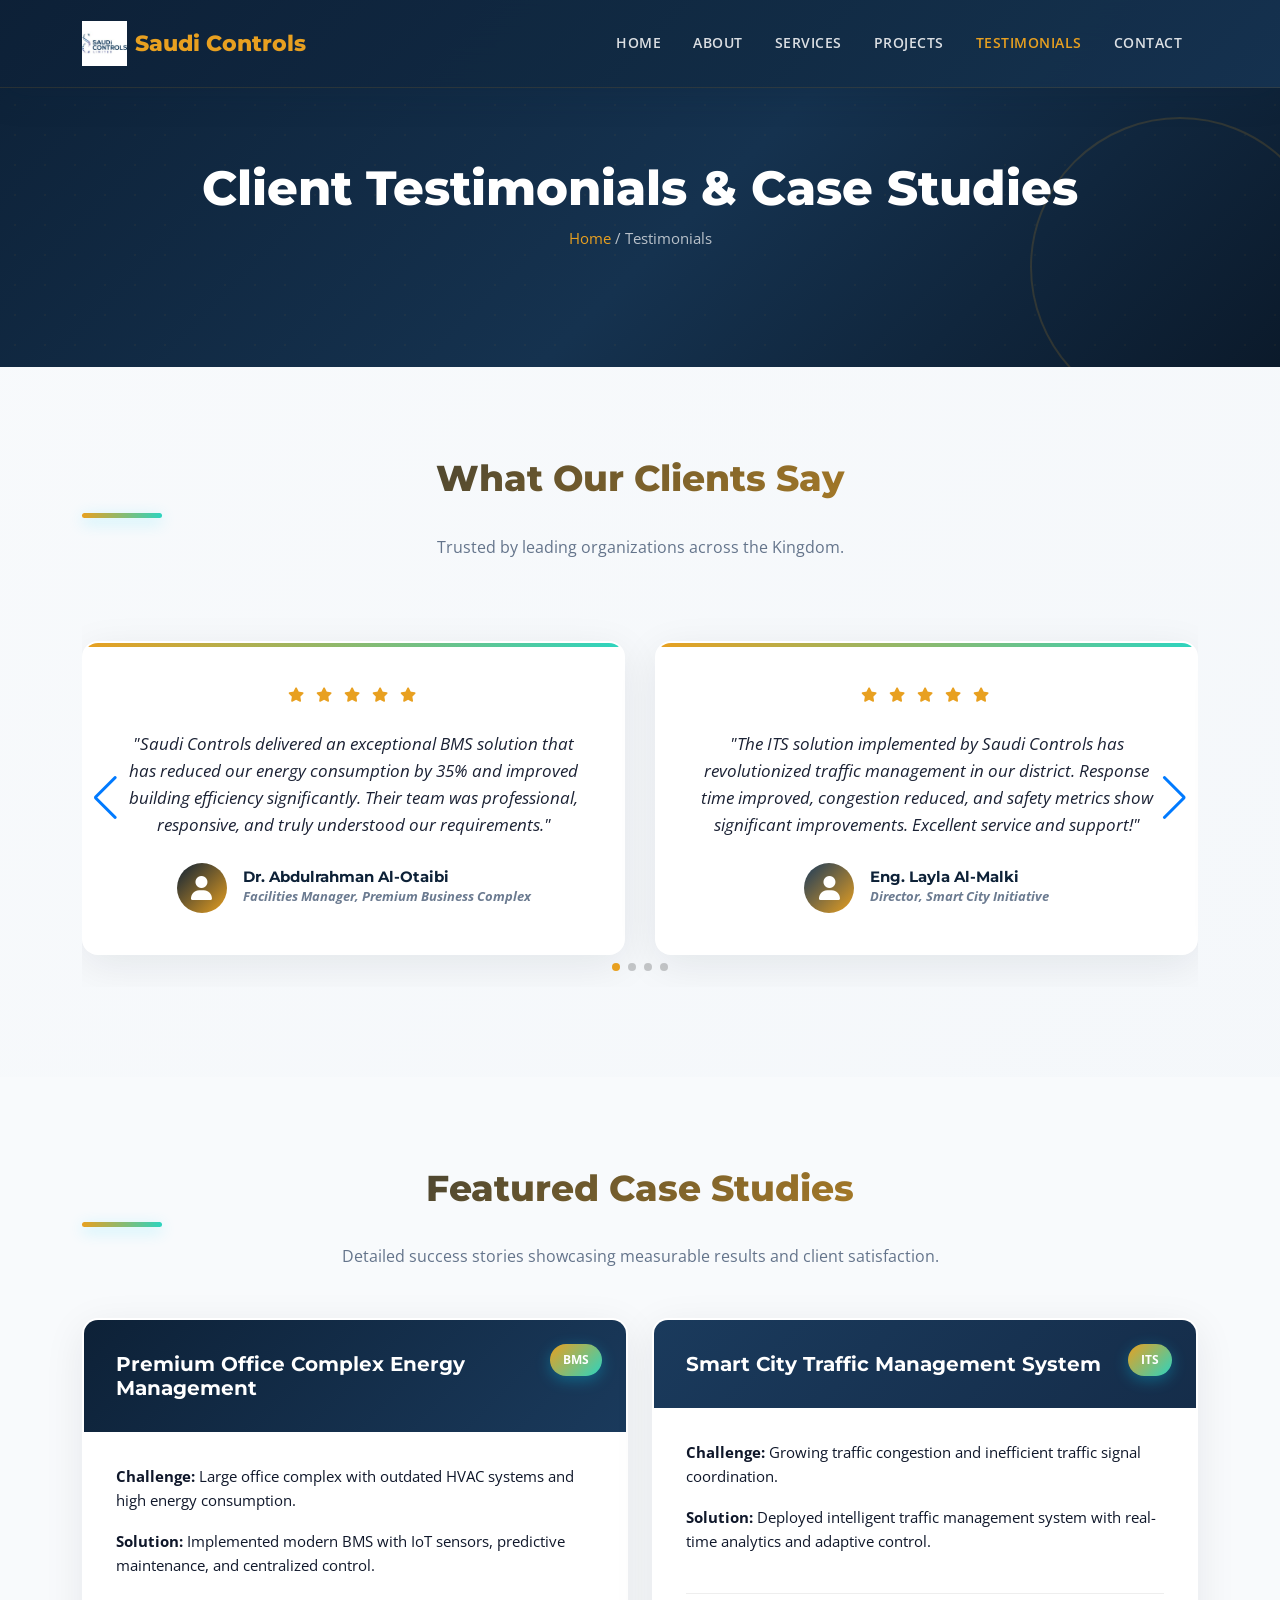
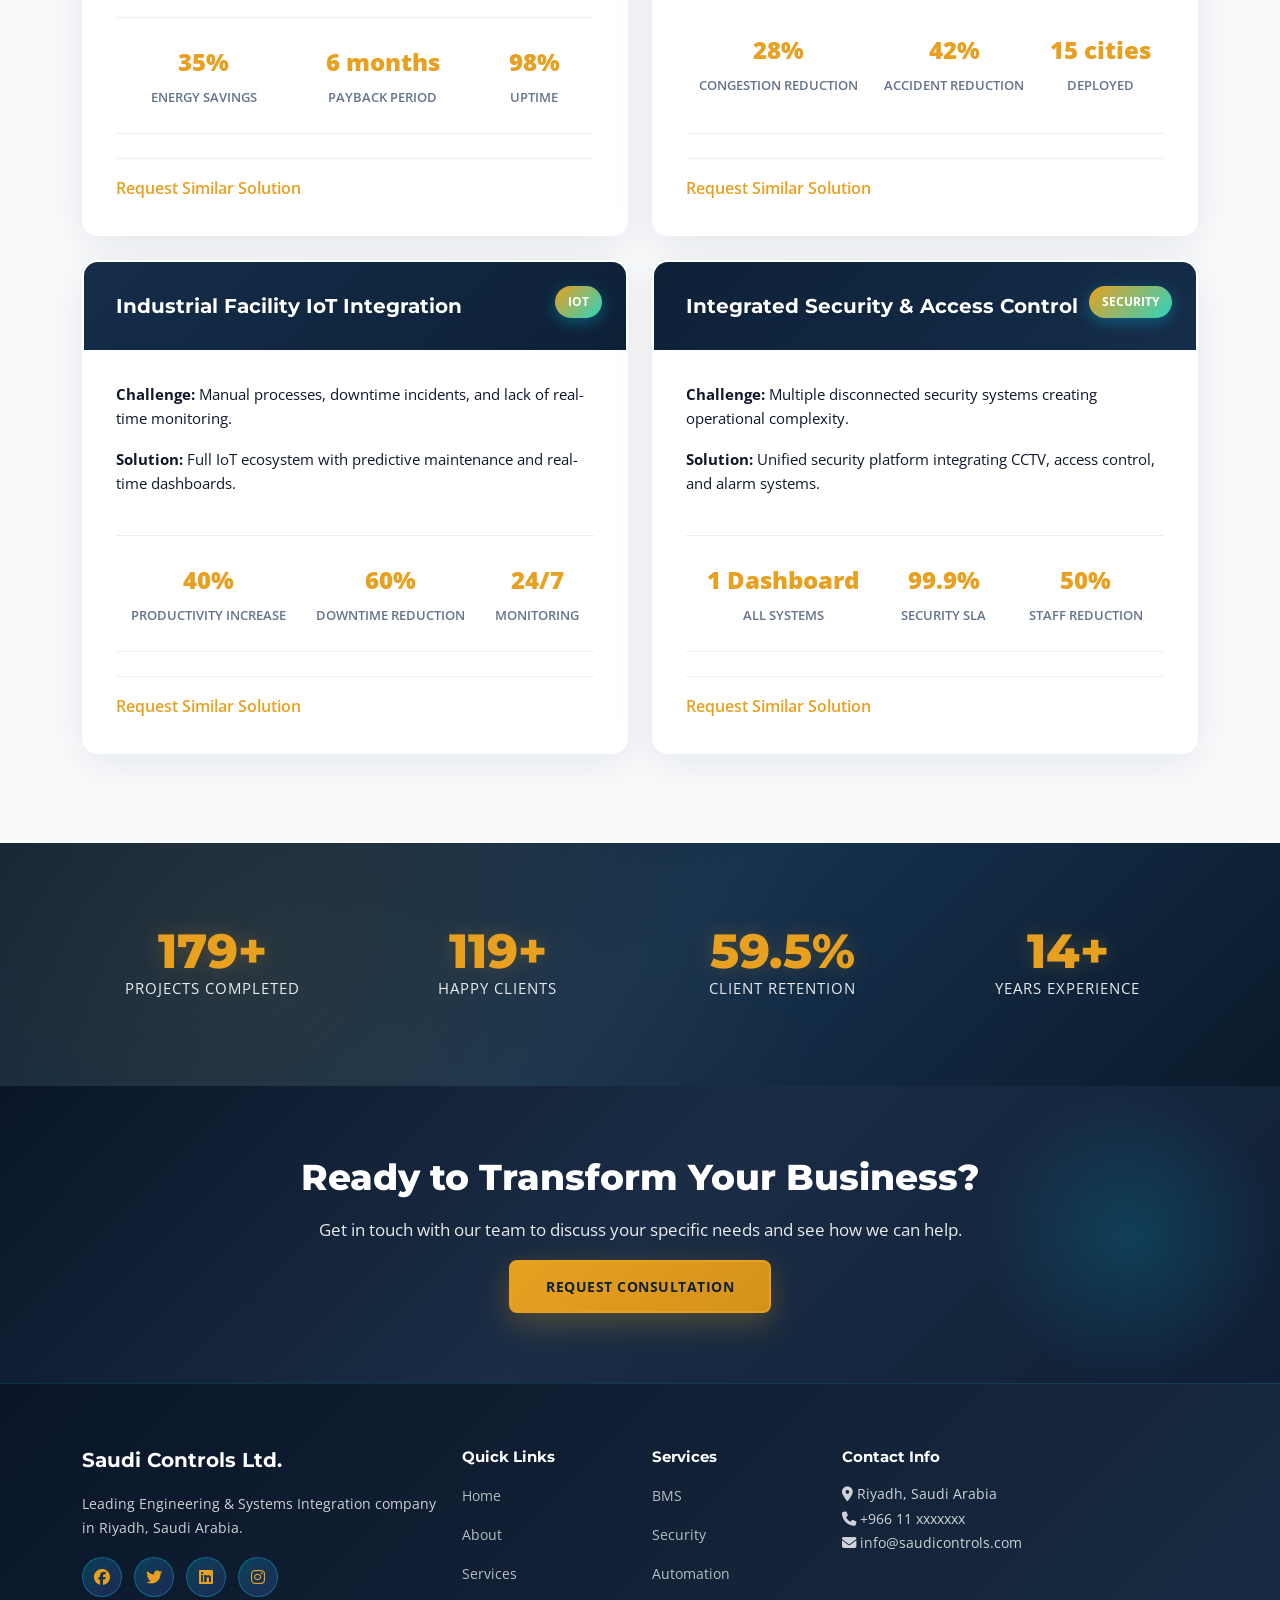
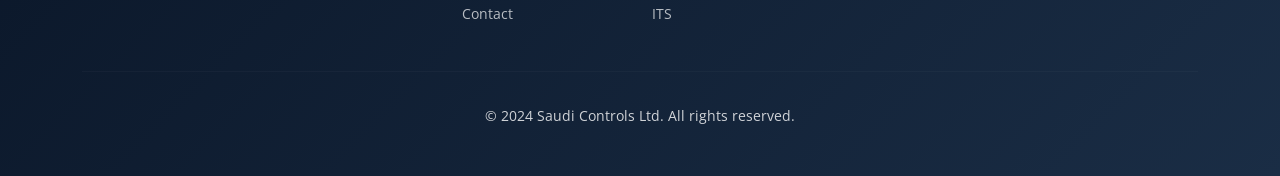
<file: testimonials.html>
<!DOCTYPE html>
<html lang="en">
<head>
  <meta charset="UTF-8">
  <meta name="viewport" content="width=device-width, initial-scale=1.0">
  <meta name="description" content="Client testimonials and case studies — See why leading companies trust Saudi Controls Ltd.">
  <title>Testimonials & Case Studies | Saudi Controls Ltd.</title>
  <link rel="preconnect" href="https://fonts.googleapis.com">
  <link rel="preconnect" href="https://fonts.gstatic.com" crossorigin>
  <link href="https://fonts.googleapis.com/css2?family=Montserrat:wght@700;800&family=Open+Sans:wght@400;600&display=swap" rel="stylesheet">
  <link href="https://cdn.jsdelivr.net/npm/bootstrap@5.3.3/dist/css/bootstrap.min.css" rel="stylesheet">
  <link href="https://cdn.jsdelivr.net/npm/aos@2.3.4/dist/aos.css" rel="stylesheet">
  <link href="https://cdn.jsdelivr.net/npm/swiper@9/swiper-bundle.min.css" rel="stylesheet">
  <link href="https://cdnjs.cloudflare.com/ajax/libs/font-awesome/6.5.1/css/all.min.css" rel="stylesheet">
  <link href="css/style.css" rel="stylesheet">
</head>
<body>

  <nav class="navbar navbar-expand-lg navbar-custom fixed-top">
    <div class="container">
      <a class="navbar-brand d-flex align-items-center" href="index.html">
        <img src="assets/images/company logo.jpg" alt="Saudi Controls Logo" class="navbar-logo me-2">
        <span>Saudi <span>Controls</span></span>
      </a>
      <button class="navbar-toggler" type="button" data-bs-toggle="collapse" data-bs-target="#mainNav" aria-label="Toggle navigation">
        <span class="navbar-toggler-icon"></span>
      </button>
      <div class="collapse navbar-collapse" id="mainNav">
        <ul class="navbar-nav ms-auto">
          <li class="nav-item"><a class="nav-link" href="index.html">Home</a></li>
          <li class="nav-item"><a class="nav-link" href="about.html">About</a></li>
          <li class="nav-item"><a class="nav-link" href="services.html">Services</a></li>
          <li class="nav-item"><a class="nav-link" href="projects.html">Projects</a></li>
          <li class="nav-item"><a class="nav-link active" href="testimonials.html">Testimonials</a></li>
          <li class="nav-item"><a class="nav-link" href="contact.html">Contact</a></li>
        </ul>
      </div>
    </div>
  </nav>

  <section class="page-hero">
    <div class="container text-center">
      <h1 data-aos="fade-up">Client Testimonials & Case Studies</h1>
      <p class="breadcrumb-custom" data-aos="fade-up" data-aos-delay="100"><a href="index.html">Home</a> / Testimonials</p>
    </div>
  </section>

  <!-- Testimonials Carousel -->
  <section class="section-padding">
    <div class="container">
      <div class="text-center mb-5" data-aos="fade-up">
        <h2 class="section-title">What Our Clients Say</h2>
        <p class="section-subtitle mx-auto">Trusted by leading organizations across the Kingdom.</p>
      </div>

      <div class="swiper testimonials-swiper" data-aos="fade-up">
        <div class="swiper-wrapper">
          <!-- Testimonial 1 -->
          <div class="swiper-slide">
            <div class="testimonial-card">
              <div class="stars">
                <i class="fas fa-star"></i>
                <i class="fas fa-star"></i>
                <i class="fas fa-star"></i>
                <i class="fas fa-star"></i>
                <i class="fas fa-star"></i>
              </div>
              <p class="testimonial-text">"Saudi Controls delivered an exceptional BMS solution that has reduced our energy consumption by 35% and improved building efficiency significantly. Their team was professional, responsive, and truly understood our requirements."</p>
              <div class="testimonial-author">
                <div class="author-avatar" style="background: linear-gradient(135deg, #0D2137, #E8A020);">
                  <i class="fas fa-user"></i>
                </div>
                <div>
                  <h5>Dr. Abdulrahman Al-Otaibi</h5>
                  <p>Facilities Manager, Premium Business Complex</p>
                </div>
              </div>
            </div>
          </div>

          <!-- Testimonial 2 -->
          <div class="swiper-slide">
            <div class="testimonial-card">
              <div class="stars">
                <i class="fas fa-star"></i>
                <i class="fas fa-star"></i>
                <i class="fas fa-star"></i>
                <i class="fas fa-star"></i>
                <i class="fas fa-star"></i>
              </div>
              <p class="testimonial-text">"The ITS solution implemented by Saudi Controls has revolutionized traffic management in our district. Response time improved, congestion reduced, and safety metrics show significant improvements. Excellent service and support!"</p>
              <div class="testimonial-author">
                <div class="author-avatar" style="background: linear-gradient(135deg, #1a3a5c, #E8A020);">
                  <i class="fas fa-user"></i>
                </div>
                <div>
                  <h5>Eng. Layla Al-Malki</h5>
                  <p>Director, Smart City Initiative</p>
                </div>
              </div>
            </div>
          </div>

          <!-- Testimonial 3 -->
          <div class="swiper-slide">
            <div class="testimonial-card">
              <div class="stars">
                <i class="fas fa-star"></i>
                <i class="fas fa-star"></i>
                <i class="fas fa-star"></i>
                <i class="fas fa-star"></i>
                <i class="fas fa-star"></i>
              </div>
              <p class="testimonial-text">"Outstanding security system integration and ongoing support. Saudi Controls' team went above and beyond to ensure our facility has state-of-the-art protection. They're our trusted partner for all automation needs."</p>
              <div class="testimonial-author">
                <div class="author-avatar" style="background: linear-gradient(135deg, #152d4a, #E8A020);">
                  <i class="fas fa-user"></i>
                </div>
                <div>
                  <h5>Mohammed Al-Ghamdi</h5>
                  <p>Operations Head, Government Building</p>
                </div>
              </div>
            </div>
          </div>

          <!-- Testimonial 4 -->
          <div class="swiper-slide">
            <div class="testimonial-card">
              <div class="stars">
                <i class="fas fa-star"></i>
                <i class="fas fa-star"></i>
                <i class="fas fa-star"></i>
                <i class="fas fa-star"></i>
                <i class="fas fa-star"></i>
              </div>
              <p class="testimonial-text">"Implementing IoT solutions with Saudi Controls has transformed our manufacturing process. Real-time monitoring, predictive maintenance, and data analytics have increased productivity by 40%. Highly recommended!"</p>
              <div class="testimonial-author">
                <div class="author-avatar" style="background: linear-gradient(135deg, #0D2137, #1a3a5c);">
                  <i class="fas fa-user"></i>
                </div>
                <div>
                  <h5>Fatima Al-Dossari</h5>
                  <p>Plant Manager, Industrial Facility</p>
                </div>
              </div>
            </div>
          </div>
        </div>

        <div class="swiper-pagination"></div>
        <div class="swiper-button-prev"></div>
        <div class="swiper-button-next"></div>
      </div>
    </div>
  </section>

  <!-- Case Studies Section -->
  <section class="section-padding bg-light-custom">
    <div class="container">
      <div class="text-center mb-5" data-aos="fade-up">
        <h2 class="section-title">Featured Case Studies</h2>
        <p class="section-subtitle mx-auto">Detailed success stories showcasing measurable results and client satisfaction.</p>
      </div>

      <div class="row g-4">
        <!-- Case Study 1 -->
        <div class="col-lg-6" data-aos="fade-up">
          <div class="case-study-card">
            <div class="case-study-header" style="background: linear-gradient(135deg, #0D2137, #1a3a5c);">
              <h3>Premium Office Complex Energy Management</h3>
              <span class="case-badge">BMS</span>
            </div>
            <div class="case-study-body">
              <p><strong>Challenge:</strong> Large office complex with outdated HVAC systems and high energy consumption.</p>
              <p><strong>Solution:</strong> Implemented modern BMS with IoT sensors, predictive maintenance, and centralized control.</p>
              <div class="case-results">
                <div class="result-item">
                  <span class="result-value">35%</span>
                  <span class="result-label">Energy Savings</span>
                </div>
                <div class="result-item">
                  <span class="result-value">6 months</span>
                  <span class="result-label">Payback Period</span>
                </div>
                <div class="result-item">
                  <span class="result-value">98%</span>
                  <span class="result-label">Uptime</span>
                </div>
              </div>
              <a href="contact.html" class="read-more">Request Similar Solution</a>
            </div>
          </div>
        </div>

        <!-- Case Study 2 -->
        <div class="col-lg-6" data-aos="fade-up" data-aos-delay="100">
          <div class="case-study-card">
            <div class="case-study-header" style="background: linear-gradient(135deg, #1a3a5c, #152d4a);">
              <h3>Smart City Traffic Management System</h3>
              <span class="case-badge">ITS</span>
            </div>
            <div class="case-study-body">
              <p><strong>Challenge:</strong> Growing traffic congestion and inefficient traffic signal coordination.</p>
              <p><strong>Solution:</strong> Deployed intelligent traffic management system with real-time analytics and adaptive control.</p>
              <div class="case-results">
                <div class="result-item">
                  <span class="result-value">28%</span>
                  <span class="result-label">Congestion Reduction</span>
                </div>
                <div class="result-item">
                  <span class="result-value">42%</span>
                  <span class="result-label">Accident Reduction</span>
                </div>
                <div class="result-item">
                  <span class="result-value">15 cities</span>
                  <span class="result-label">Deployed</span>
                </div>
              </div>
              <a href="contact.html" class="read-more">Request Similar Solution</a>
            </div>
          </div>
        </div>

        <!-- Case Study 3 -->
        <div class="col-lg-6" data-aos="fade-up" data-aos-delay="200">
          <div class="case-study-card">
            <div class="case-study-header" style="background: linear-gradient(135deg, #152d4a, #0D2137);">
              <h3>Industrial Facility IoT Integration</h3>
              <span class="case-badge">IoT</span>
            </div>
            <div class="case-study-body">
              <p><strong>Challenge:</strong> Manual processes, downtime incidents, and lack of real-time monitoring.</p>
              <p><strong>Solution:</strong> Full IoT ecosystem with predictive maintenance and real-time dashboards.</p>
              <div class="case-results">
                <div class="result-item">
                  <span class="result-value">40%</span>
                  <span class="result-label">Productivity Increase</span>
                </div>
                <div class="result-item">
                  <span class="result-value">60%</span>
                  <span class="result-label">Downtime Reduction</span>
                </div>
                <div class="result-item">
                  <span class="result-value">24/7</span>
                  <span class="result-label">Monitoring</span>
                </div>
              </div>
              <a href="contact.html" class="read-more">Request Similar Solution</a>
            </div>
          </div>
        </div>

        <!-- Case Study 4 -->
        <div class="col-lg-6" data-aos="fade-up" data-aos-delay="300">
          <div class="case-study-card">
            <div class="case-study-header" style="background: linear-gradient(135deg, #0D2137, #152d4a);">
              <h3>Integrated Security & Access Control</h3>
              <span class="case-badge">Security</span>
            </div>
            <div class="case-study-body">
              <p><strong>Challenge:</strong> Multiple disconnected security systems creating operational complexity.</p>
              <p><strong>Solution:</strong> Unified security platform integrating CCTV, access control, and alarm systems.</p>
              <div class="case-results">
                <div class="result-item">
                  <span class="result-value">1 Dashboard</span>
                  <span class="result-label">All Systems</span>
                </div>
                <div class="result-item">
                  <span class="result-value">99.9%</span>
                  <span class="result-label">Security SLA</span>
                </div>
                <div class="result-item">
                  <span class="result-value">50%</span>
                  <span class="result-label">Staff Reduction</span>
                </div>
              </div>
              <a href="contact.html" class="read-more">Request Similar Solution</a>
            </div>
          </div>
        </div>
      </div>
    </div>
  </section>

  <!-- Stats -->
  <section class="stats-section">
    <div class="container">
      <div class="row text-center">
        <div class="col-6 col-md-3" data-aos="fade-up">
          <div class="stat-item">
            <span class="stat-number" data-count="300" data-suffix="+">0</span>
            <span class="stat-label">Projects Completed</span>
          </div>
        </div>
        <div class="col-6 col-md-3" data-aos="fade-up" data-aos-delay="100">
          <div class="stat-item">
            <span class="stat-number" data-count="200" data-suffix="+">0</span>
            <span class="stat-label">Happy Clients</span>
          </div>
        </div>
        <div class="col-6 col-md-3" data-aos="fade-up" data-aos-delay="200">
          <div class="stat-item">
            <span class="stat-number" data-count="99" data-suffix=".5%">0</span>
            <span class="stat-label">Client Retention</span>
          </div>
        </div>
        <div class="col-6 col-md-3" data-aos="fade-up" data-aos-delay="300">
          <div class="stat-item">
            <span class="stat-number" data-count="25" data-suffix="+">0</span>
            <span class="stat-label">Years Experience</span>
          </div>
        </div>
      </div>
    </div>
  </section>

  <!-- CTA Section -->
  <section class="cta-section">
    <div class="container text-center" data-aos="fade-up">
      <h2>Ready to Transform Your Business?</h2>
      <p>Get in touch with our team to discuss your specific needs and see how we can help.</p>
      <a href="contact.html" class="btn btn-accent mt-3">Request Consultation</a>
    </div>
  </section>

  <!-- Footer -->
  <footer class="footer-custom">
    <div class="container">
      <div class="row mb-4">
        <div class="col-md-4 mb-4 mb-md-0">
          <h5>Saudi Controls Ltd.</h5>
          <p>Leading Engineering & Systems Integration company in Riyadh, Saudi Arabia.</p>
          <div class="social-links-footer">
            <a href="#"><i class="fab fa-facebook"></i></a>
            <a href="#"><i class="fab fa-twitter"></i></a>
            <a href="#"><i class="fab fa-linkedin"></i></a>
            <a href="#"><i class="fab fa-instagram"></i></a>
          </div>
        </div>
        <div class="col-md-2">
          <h6>Quick Links</h6>
          <ul class="footer-links">
            <li><a href="index.html">Home</a></li>
            <li><a href="about.html">About</a></li>
            <li><a href="services.html">Services</a></li>
            <li><a href="contact.html">Contact</a></li>
          </ul>
        </div>
        <div class="col-md-2">
          <h6>Services</h6>
          <ul class="footer-links">
            <li><a href="services.html#bms">BMS</a></li>
            <li><a href="services.html">Security</a></li>
            <li><a href="services.html">Automation</a></li>
            <li><a href="services.html">ITS</a></li>
          </ul>
        </div>
        <div class="col-md-4">
          <h6>Contact Info</h6>
          <p>
            <i class="fas fa-map-marker-alt"></i> Riyadh, Saudi Arabia<br>
            <i class="fas fa-phone"></i> +966 11 xxxxxxx<br>
            <i class="fas fa-envelope"></i> info@saudicontrols.com
          </p>
        </div>
      </div>
      <hr>
      <div class="text-center py-3">
        <p>&copy; 2024 Saudi Controls Ltd. All rights reserved.</p>
      </div>
    </div>
  </footer>

  <script src="https://cdn.jsdelivr.net/npm/bootstrap@5.3.3/dist/js/bootstrap.bundle.min.js"></script>
  <script src="https://cdn.jsdelivr.net/npm/aos@2.3.4/dist/aos.js"></script>
  <script src="https://cdn.jsdelivr.net/npm/swiper@9/swiper-bundle.min.js"></script>
  <script src="js/main.js"></script>
</body>
</html>
</file>
<file: css/style.css>
/* Saudi Controls Ltd. — Main Stylesheet */
:root {
  /* Brand palette (Saudi Controls Ltd.) */
  --primary: #0D2137;
  --primary-light: #15324f;
  --primary-lighter: #214765;
  --accent: #E8A020;
  --accent-hover: #d4921a;
  /* Secondary accent for enterprise “tech” highlights */
  --accent-secondary: #2dd4bf;
  --accent-secondary-hover: #14b8a6;
  --white: #FFFFFF;
  --light-grey: #f8fafc;
  --grey-100: #f1f5f9;
  --grey-200: #e2e8f0;
  --text-dark: #0f172a;
  --text-muted: #64748b;
  --transition: 0.3s cubic-bezier(0.4, 0, 0.2, 1);
  --shadow: 0 20px 50px rgba(10, 22, 40, 0.2);
  --shadow-lg: 0 25px 80px rgba(10, 22, 40, 0.25);
  --glow: 0 0 30px rgba(232, 160, 32, 0.18);
  --navbar-height: 80px;
}

* {
  margin: 0;
  padding: 0;
  box-sizing: border-box;
}

html {
  scroll-behavior: smooth;
}

body {
  font-family: 'Open Sans', sans-serif;
  color: var(--text-dark);
  line-height: 1.7;
  overflow-x: hidden;
  background: linear-gradient(135deg, #f8fafc 0%, #f1f5f9 100%);
  min-height: 100vh;
}

h1, h2, h3, h4, h5, h6 {
  font-family: 'Montserrat', sans-serif;
  font-weight: 700;
  color: var(--primary);
}

a {
  text-decoration: none;
  transition: var(--transition);
}

img {
  max-width: 100%;
  height: auto;
}

.section-padding {
  padding: 90px 0;
}

.section-title {
  font-size: 2.25rem;
  font-weight: 800;
  margin-bottom: 1rem;
  position: relative;
  background: linear-gradient(135deg, var(--primary) 0%, var(--accent) 100%);
  -webkit-background-clip: text;
  -webkit-text-fill-color: transparent;
  background-clip: text;
}

.section-title::after {
  content: '';
  display: block;
  width: 80px;
  height: 5px;
  background: linear-gradient(90deg, var(--accent) 0%, var(--accent-secondary) 100%);
  margin-top: 12px;
  border-radius: 3px;
  box-shadow: 0 4px 15px rgba(0, 217, 255, 0.3);
}

.section-title.text-center::after {
  margin-left: auto;
  margin-right: auto;
}

.section-subtitle {
  color: var(--text-muted);
  max-width: 600px;
  margin-bottom: 3rem;
}

.section-subtitle.mx-auto {
  margin-left: auto;
  margin-right: auto;
}

.bg-light-custom {
  background: var(--light-grey);
}

.text-accent {
  color: var(--accent) !important;
}

/* ========== NAVBAR ========== */
.navbar-custom {
  background: linear-gradient(135deg, rgba(13, 33, 55, 0.98) 0%, rgba(21, 50, 79, 0.98) 100%);
  backdrop-filter: blur(20px);
  padding: 1rem 0;
  transition: all var(--transition);
  min-height: var(--navbar-height);
  border-bottom: 1px solid rgba(232, 160, 32, 0.12);
  box-shadow: 0 8px 32px rgba(13, 33, 55, 0.18);
}

.navbar-custom.navbar-shrink {
  padding: 0.5rem 0;
  box-shadow: 0 4px 20px rgba(0, 0, 0, 0.2);
  min-height: 65px;
}

.navbar-custom .navbar-brand {
  font-family: 'Montserrat', sans-serif;
  font-weight: 800;
  font-size: 1.35rem;
  color: var(--white) !important;
}

.navbar-custom .navbar-brand span {
  color: var(--accent);
}

.navbar-logo {
  height: 45px;
  width: auto;
  object-fit: contain;
}

.navbar-custom .nav-link {
  color: rgba(255, 255, 255, 0.85) !important;
  font-weight: 600;
  font-size: 0.9rem;
  padding: 0.5rem 1rem !important;
  text-transform: uppercase;
  letter-spacing: 0.5px;
}

.navbar-custom .nav-link:hover,
.navbar-custom .nav-link.active {
  color: var(--accent) !important;
}

.navbar-toggler {
  border-color: var(--accent);
}

.navbar-toggler-icon {
  background-image: url("data:image/svg+xml,%3csvg xmlns='http://www.w3.org/2000/svg' viewBox='0 0 30 30'%3e%3cpath stroke='rgba%28232, 160, 32, 1%29' stroke-linecap='round' stroke-miterlimit='10' stroke-width='2' d='M4 7h22M4 15h22M4 23h22'/%3e%3c/svg%3e");
}

/* ========== HERO (HOME) ========== */
.hero-video-section {
  position: relative;
  height: 100vh;
  min-height: 600px;
  display: flex;
  align-items: center;
  justify-content: center;
  overflow: hidden;
}

.hero-video-bg {
  position: absolute;
  top: 0;
  left: 0;
  width: 100%;
  height: 100%;
  object-fit: cover;
  z-index: 0;
}

.hero-overlay {
  position: absolute;
  top: 0;
  left: 0;
  width: 100%;
  height: 100%;
  background: linear-gradient(135deg, rgba(13, 33, 55, 0.72) 0%, rgba(13, 33, 55, 0.62) 50%, rgba(232, 160, 32, 0.08) 100%);
  z-index: 1;
}

.hero-content {
  position: relative;
  z-index: 2;
  text-align: center;
  color: var(--white);
  padding: 0 1.5rem;
}

.hero-content h1 {
  font-size: clamp(2rem, 5vw, 3.5rem);
  font-weight: 800;
  color: var(--white);
  margin-bottom: 1.25rem;
  line-height: 1.2;
}

.hero-content .lead {
  font-size: 1.15rem;
  opacity: 0.9;
  max-width: 650px;
  margin: 0 auto 2rem;
}

.btn-accent {
  background: linear-gradient(135deg, var(--accent) 0%, var(--accent-hover) 100%);
  color: var(--primary);
  font-weight: 700;
  padding: 0.85rem 2.2rem;
  border: 2px solid var(--accent);
  border-radius: 8px;
  text-transform: uppercase;
  letter-spacing: 0.5px;
  font-size: 0.9rem;
  transition: var(--transition);
  box-shadow: 0 10px 30px rgba(232, 160, 32, 0.28);
  position: relative;
  overflow: hidden;
}

.btn-accent::before {
  content: '';
  position: absolute;
  top: 0;
  left: -100%;
  width: 100%;
  height: 100%;
  background: rgba(255, 255, 255, 0.2);
  transition: left 0.5s ease;
  z-index: -1;
}

.btn-accent:hover {
  background: linear-gradient(135deg, var(--accent-hover) 0%, #b97a12 100%);
  color: var(--white);
  border-color: var(--accent);
  box-shadow: 0 14px 40px rgba(232, 160, 32, 0.35);
  transform: translateY(-2px);
}

.btn-outline-light-custom {
  background: transparent;
  color: var(--white);
  font-weight: 700;
  padding: 0.85rem 2.2rem;
  border: 2px solid var(--white);
  border-radius: 8px;
  text-transform: uppercase;
  letter-spacing: 0.5px;
  font-size: 0.9rem;
  transition: var(--transition);
}

.btn-outline-light-custom:hover {
  background: var(--white);
  color: var(--primary);
  border-color: var(--white);
}

/* ========== INNER PAGE HERO ========== */
.page-hero {
  position: relative;
  padding: 160px 0 100px;
  background: linear-gradient(135deg, var(--primary) 0%, var(--primary-light) 55%, #0b1a2b 100%);
  overflow: hidden;
}

.page-hero::before {
  content: '';
  position: absolute;
  top: 0;
  left: 0;
  width: 100%;
  height: 100%;
  background-image: radial-gradient(circle, rgba(232, 160, 32, 0.08) 1px, transparent 1px);
  background-size: 30px 30px;
  opacity: 0.6;
}

.page-hero::after {
  content: '';
  position: absolute;
  bottom: -50px;
  right: -50px;
  width: 300px;
  height: 300px;
  border: 2px solid rgba(232, 160, 32, 0.15);
  border-radius: 50%;
}

.page-hero .container {
  position: relative;
  z-index: 2;
}

.page-hero h1 {
  color: var(--white);
  font-size: clamp(2rem, 4vw, 3rem);
  font-weight: 800;
  margin-bottom: 0.5rem;
}

.page-hero .breadcrumb-custom {
  color: rgba(255, 255, 255, 0.7);
  font-size: 0.95rem;
}

.page-hero .breadcrumb-custom a {
  color: var(--accent);
}

/* Careers animated hero */
.careers-hero {
  background: linear-gradient(-45deg, var(--primary), var(--primary-light), var(--primary), var(--primary-lighter));
  background-size: 400% 400%;
  animation: gradientShift 12s ease infinite;
}

@keyframes gradientShift {
  0%, 100% { background-position: 0% 50%; }
  50% { background-position: 100% 50%; }
}

/* ========== STATS ========== */
.stats-section {
  background: linear-gradient(135deg, var(--primary) 0%, var(--primary-light) 50%, #0b1a2b 100%);
  padding: 60px 0;
  margin-top: -1px;
  position: relative;
  overflow: hidden;
}

.stats-section::before {
  content: '';
  position: absolute;
  top: 0;
  left: 0;
  right: 0;
  bottom: 0;
  background: radial-gradient(circle at 20% 50%, rgba(232, 160, 32, 0.10) 0%, transparent 55%);
  pointer-events: none;
}

.stat-item {
  text-align: center;
  color: var(--white);
  padding: 1.5rem;
}

.stat-number {
  font-family: 'Montserrat', sans-serif;
  font-size: 3rem;
  font-weight: 800;
  color: var(--accent);
  display: block;
  line-height: 1;
  text-shadow: 0 0 20px rgba(232, 160, 32, 0.25);
}

.stat-label {
  font-size: 0.95rem;
  text-transform: uppercase;
  letter-spacing: 1px;
  opacity: 0.9;
  margin-top: 0.5rem;
}

/* ========== SERVICE CARDS ========== */
.service-card {
  background: var(--white);
  border-radius: 16px;
  padding: 2.5rem;
  text-align: center;
  box-shadow: 0 10px 40px rgba(10, 22, 40, 0.08);
  transition: transform 0.5s cubic-bezier(0.34, 1.56, 0.64, 1), box-shadow 0.5s ease, border-color 0.5s ease;
  height: 100%;
  border: 2px solid transparent;
  position: relative;
  overflow: hidden;
}

.service-card::before {
  content: '';
  position: absolute;
  top: 0;
  left: 0;
  right: 0;
  height: 4px;
  background: linear-gradient(90deg, var(--accent) 0%, var(--accent-secondary) 100%);
  transform: scaleX(0);
  transform-origin: left;
  transition: transform 0.5s ease;
}

.service-card:hover {
  transform: translateY(-12px);
  box-shadow: 0 25px 60px rgba(0, 217, 255, 0.15);
  border-color: rgba(0, 217, 255, 0.2);
}

.service-card:hover::before {
  transform: scaleX(1);
}

.service-card .icon-wrap {
  width: 80px;
  height: 80px;
  background: linear-gradient(135deg, var(--accent) 0%, var(--accent-secondary) 100%);
  border-radius: 16px;
  display: flex;
  align-items: center;
  justify-content: center;
  margin: 0 auto 1.5rem;
  font-size: 2rem;
  color: var(--white);
  box-shadow: 0 8px 25px rgba(0, 217, 255, 0.25);
}

.service-card h4 {
  font-size: 1.1rem;
  margin-bottom: 0.75rem;
}

.service-card p {
  color: var(--text-muted);
  font-size: 0.9rem;
  margin: 0;
}

/* ========== TIMELINE ========== */
.timeline-section {
  position: relative;
  padding: 2rem 0;
}

.timeline-track {
  position: relative;
  display: flex;
  justify-content: space-between;
  align-items: flex-start;
  flex-wrap: wrap;
  gap: 2rem;
}

.timeline-track::before {
  content: '';
  position: absolute;
  top: 28px;
  left: 5%;
  right: 5%;
  height: 3px;
  background: linear-gradient(90deg, var(--accent) 0%, var(--accent-secondary) 50%, var(--primary) 100%);
  z-index: 0;
}

.timeline-item {
  flex: 1;
  min-width: 140px;
  max-width: 180px;
  text-align: center;
  position: relative;
  z-index: 1;
}

.timeline-dot {
  width: 20px;
  height: 20px;
  background: linear-gradient(135deg, var(--accent) 0%, var(--accent-secondary) 100%);
  border: 4px solid var(--white);
  border-radius: 50%;
  margin: 18px auto 1rem;
  box-shadow: 0 0 0 4px var(--primary), 0 0 15px rgba(0, 217, 255, 0.3);
  transition: transform 0.3s ease;
}

.timeline-item:hover .timeline-dot {
  transform: scale(1.3);
}

.timeline-year {
  font-family: 'Montserrat', sans-serif;
  font-weight: 800;
  color: var(--accent);
  font-size: 1.25rem;
}

.timeline-text {
  font-size: 0.85rem;
  color: var(--text-muted);
  margin-top: 0.25rem;
}

@media (max-width: 991px) {
  .timeline-track {
    flex-direction: column;
    align-items: center;
    padding-left: 2rem;
  }

  .timeline-track::before {
    top: 0;
    bottom: 0;
    left: 28px;
    right: auto;
    width: 3px;
    height: 100%;
  }

  .timeline-item {
    display: flex;
    align-items: center;
    gap: 1.5rem;
    max-width: 100%;
    text-align: left;
    width: 100%;
  }

  .timeline-dot {
    margin: 0;
    flex-shrink: 0;
  }
}

/* ========== VERTICAL TIMELINE ========== */
.timeline-vertical {
  position: relative;
  padding-left: 2rem;
}

.timeline-vertical::before {
  content: '';
  position: absolute;
  left: 0;
  top: 0;
  bottom: 0;
  width: 3px;
  background: linear-gradient(180deg, var(--accent) 0%, var(--accent-secondary) 50%, var(--primary) 100%);
}

.timeline-item-vertical {
  position: relative;
  padding-left: 2rem;
  margin-bottom: 2rem;
}

.timeline-item-vertical::before {
  content: '';
  position: absolute;
  left: -2.5rem;
  top: 0;
  width: 16px;
  height: 16px;
  background: linear-gradient(135deg, var(--accent) 0%, var(--accent-secondary) 100%);
  border: 3px solid var(--white);
  border-radius: 50%;
  box-shadow: 0 0 0 3px var(--primary), 0 0 10px rgba(0, 217, 255, 0.2);
}

.timeline-year-vertical {
  font-family: 'Montserrat', sans-serif;
  font-weight: 800;
  color: var(--accent);
  font-size: 1.1rem;
  margin-bottom: 0.25rem;
}

.timeline-content-vertical {
  color: var(--text-muted);
  font-size: 0.95rem;
}

/* ========== WHY CHOOSE US ========== */
.why-card {
  text-align: center;
  padding: 2rem 1.5rem;
  background: var(--white);
  border-radius: 16px;
  box-shadow: 0 10px 40px rgba(10, 22, 40, 0.08);
  transition: all 0.4s ease;
}

.why-card:hover {
  transform: translateY(-5px);
  box-shadow: 0 15px 50px rgba(0, 217, 255, 0.1);
}

.why-card .icon-box {
  width: 80px;
  height: 80px;
  margin: 0 auto 1.25rem;
  background: linear-gradient(135deg, var(--light-grey) 0%, var(--grey-200) 100%);
  border-radius: 16px;
  display: flex;
  align-items: center;
  justify-content: center;
  font-size: 2rem;
  color: var(--accent);
  transition: var(--transition);
}

.why-card:hover .icon-box {
  background: linear-gradient(135deg, var(--accent) 0%, var(--accent-secondary) 100%);
  color: var(--white);
  box-shadow: 0 8px 25px rgba(0, 217, 255, 0.3);
}

.why-card h4 {
  font-size: 1.15rem;
  margin-bottom: 0.5rem;
}

/* ========== CLIENT LOGOS ========== */
.client-logos {
  display: flex;
  flex-wrap: wrap;
  justify-content: center;
  align-items: center;
  gap: 2rem;
}

.client-logo-placeholder {
  width: 140px;
  height: 60px;
  background: #ddd;
  border-radius: 6px;
  display: flex;
  align-items: center;
  justify-content: center;
  color: #999;
  font-size: 0.75rem;
  font-weight: 600;
  transition: var(--transition);
}

.client-logo-placeholder:hover {
  background: #ccc;
}

/* ========== 3D LOGO CAROUSEL ========== */
.logo-carousel-container {
  overflow: hidden;
  padding: 2rem 0;
  perspective: 1000px;
}

.logo-carousel-track {
  display: flex;
  gap: 3rem;
  animation: scroll 30s linear infinite;
  width: max-content;
}

.logo-carousel-track:hover {
  animation-play-state: paused;
}

@keyframes scroll {
  0% {
    transform: translateX(0);
  }
  100% {
    transform: translateX(-50%);
  }
}

.logo-item {
  flex-shrink: 0;
  perspective: 500px;
  transform-style: preserve-3d;
}

.partner-logo {
  width: 160px;
  height: 80px;
  background: var(--white);
  border-radius: 12px;
  display: flex;
  flex-direction: column;
  align-items: center;
  justify-content: center;
  gap: 0.5rem;
  box-shadow: 0 10px 30px rgba(10, 22, 40, 0.1);
  transition: all 0.5s cubic-bezier(0.34, 1.56, 0.64, 1);
  transform: rotateY(0deg) scale(1);
  border: 2px solid transparent;
}

.partner-logo:hover {
  transform: rotateY(15deg) scale(1.1) translateY(-10px);
  box-shadow: 0 20px 50px rgba(232, 160, 32, 0.3);
  border-color: var(--accent);
}

.partner-logo i {
  font-size: 1.8rem;
  color: var(--primary);
  transition: var(--transition);
}

.partner-logo:hover i {
  color: var(--accent);
  transform: scale(1.2);
}

.partner-logo span {
  font-size: 0.85rem;
  font-weight: 600;
  color: var(--text-dark);
  font-family: 'Montserrat', sans-serif;
}

/* ========== MILESTONE CAROUSEL ========== */
.milestone-carousel-container {
  overflow: hidden;
  padding: 2rem 0;
  perspective: 1000px;
}

.milestone-carousel-track {
  display: flex;
  gap: 2rem;
  animation: scroll 25s linear infinite;
  width: max-content;
}

.milestone-carousel-track:hover {
  animation-play-state: paused;
}

.milestone-item {
  flex-shrink: 0;
  perspective: 500px;
  transform-style: preserve-3d;
}

.milestone-card {
  width: 200px;
  height: 100px;
  background: linear-gradient(135deg, var(--primary) 0%, var(--accent) 100%);
  border-radius: 16px;
  display: flex;
  flex-direction: column;
  align-items: center;
  justify-content: center;
  gap: 0.5rem;
  box-shadow: 0 10px 30px rgba(10, 22, 40, 0.15);
  transition: all 0.5s cubic-bezier(0.34, 1.56, 0.64, 1);
  transform: rotateY(0deg) scale(1);
  border: 2px solid transparent;
}

.milestone-card:hover {
  transform: rotateY(15deg) scale(1.15) translateY(-10px);
  box-shadow: 0 25px 60px rgba(232, 160, 32, 0.4);
  border-color: var(--accent-secondary);
}

.milestone-year {
  font-family: 'Montserrat', sans-serif;
  font-weight: 800;
  font-size: 1.8rem;
  color: var(--white);
  transition: var(--transition);
}

.milestone-card:hover .milestone-year {
  transform: scale(1.1);
}

.milestone-text {
  font-size: 0.85rem;
  font-weight: 600;
  color: var(--white);
  text-align: center;
  padding: 0 0.5rem;
  font-family: 'Open Sans', sans-serif;
}

/* ========== VERTICAL MILESTONE CAROUSEL ========== */
.milestone-vertical-container {
  overflow: hidden;
  height: 400px;
  perspective: 1000px;
}

.milestone-vertical-track {
  display: flex;
  flex-direction: column;
  gap: 1rem;
  animation: scrollVertical 20s linear infinite;
}

.milestone-vertical-track:hover {
  animation-play-state: paused;
}

@keyframes scrollVertical {
  0% {
    transform: translateY(0);
  }
  100% {
    transform: translateY(-50%);
  }
}

.milestone-vertical-item {
  flex-shrink: 0;
  perspective: 500px;
  transform-style: preserve-3d;
}

.milestone-vertical-card {
  background: linear-gradient(135deg, var(--primary) 0%, var(--accent) 100%);
  border-radius: 12px;
  padding: 1rem 1.5rem;
  display: flex;
  align-items: center;
  gap: 1rem;
  box-shadow: 0 8px 24px rgba(10, 22, 40, 0.12);
  transition: all 0.4s cubic-bezier(0.34, 1.56, 0.64, 1);
  transform: translateX(0) scale(1);
  border: 2px solid transparent;
}

.milestone-vertical-card:hover {
  transform: translateX(10px) scale(1.05);
  box-shadow: 0 12px 32px rgba(232, 160, 32, 0.3);
  border-color: var(--accent-secondary);
}

.milestone-vertical-year {
  font-family: 'Montserrat', sans-serif;
  font-weight: 800;
  font-size: 1.5rem;
  color: var(--white);
  min-width: 70px;
  transition: var(--transition);
}

.milestone-vertical-card:hover .milestone-vertical-year {
  transform: scale(1.1);
}

.milestone-vertical-content {
  font-size: 0.95rem;
  font-weight: 600;
  color: var(--white);
  font-family: 'Open Sans', sans-serif;
}

/* ========== PROJECT CARDS ========== */
.project-card {
  border-radius: 16px;
  overflow: hidden;
  box-shadow: 0 10px 40px rgba(10, 22, 40, 0.08);
  position: relative;
  transform: perspective(1000px) rotateX(0deg);
  transition: transform 0.5s cubic-bezier(0.34, 1.56, 0.64, 1), box-shadow 0.5s ease;
  margin-bottom: 1.5rem;
}

.project-card:hover {
  transform: perspective(1000px) rotateX(3deg) translateY(-8px);
  box-shadow: 0 20px 50px rgba(0, 217, 255, 0.15);
}

.project-card img {
  width: 100%;
  height: 240px;
  object-fit: cover;
  display: block;
}

.project-card-body {
  padding: 1.25rem;
  background: var(--white);
}

.project-card-body h5 {
  font-size: 1.05rem;
  margin-bottom: 0.25rem;
}

.project-overlay {
  position: absolute;
  top: 0;
  left: 0;
  width: 100%;
  height: 100%;
  background: rgba(13, 33, 55, 0.85);
  display: flex;
  align-items: center;
  justify-content: center;
  opacity: 0;
  transition: var(--transition);
}

.project-card:hover .project-overlay {
  opacity: 1;
}

.badge-category {
  background: linear-gradient(135deg, var(--accent) 0%, var(--accent-secondary) 100%);
  color: var(--white);
  font-size: 0.7rem;
  font-weight: 700;
  padding: 0.3rem 0.7rem;
  border-radius: 6px;
  text-transform: uppercase;
  box-shadow: 0 4px 12px rgba(0, 217, 255, 0.2);
}

/* ========== TESTIMONIALS ========== */
.testimonials-section {
  background: linear-gradient(135deg, #f8fafc 0%, #f1f5f9 100%);
  color: var(--text-dark);
}

.testimonials-section .section-title {
  color: var(--primary);
  background: none;
  -webkit-background-clip: initial;
  -webkit-text-fill-color: initial;
  background-clip: initial;
}

.testimonial-card {
  background: rgba(255, 255, 255, 0.08);
  border-radius: 12px;
  padding: 2.5rem;
  text-align: center;
  border: 1px solid rgba(255, 255, 255, 0.1);
}

.testimonial-card .quote-icon {
  font-size: 2.5rem;
  color: var(--accent);
  margin-bottom: 1rem;
}

.testimonial-card p {
  font-style: italic;
  font-size: 1.05rem;
  margin-bottom: 1.5rem;
  opacity: 0.95;
}

.testimonial-author {
  font-weight: 700;
  color: var(--accent);
}

.testimonial-role {
  font-size: 0.85rem;
  opacity: 0.7;
}

.swiper-pagination-bullet-active {
  background: var(--accent) !important;
}

/* ========== CTA BANNER ========== */
.cta-banner {
  background: linear-gradient(135deg, var(--accent) 0%, var(--accent-secondary) 100%);
  padding: 70px 0;
  text-align: center;
  position: relative;
  overflow: hidden;
  box-shadow: 0 20px 50px rgba(0, 217, 255, 0.2);
}

.cta-banner::before {
  content: '';
  position: absolute;
  top: 0;
  left: 0;
  right: 0;
  bottom: 0;
  background: radial-gradient(circle at 30% 50%, rgba(255, 255, 255, 0.1) 0%, transparent 50%);
  pointer-events: none;
}

.cta-banner h2 {
  color: var(--primary);
  font-weight: 800;
  margin-bottom: 1rem;
  position: relative;
  z-index: 1;
}

.cta-banner .btn-primary-dark {
  background: var(--primary);
  color: var(--accent);
  font-weight: 700;
  padding: 0.85rem 2.5rem;
  border: 2px solid var(--primary);
  border-radius: 8px;
  text-transform: uppercase;
  transition: var(--transition);
  position: relative;
  z-index: 1;
}

.cta-banner .btn-primary-dark:hover {
  background: transparent;
  color: var(--primary);
  border-color: var(--primary);
}

/* ========== FOOTER ========== */
.footer {
  background: var(--primary);
  color: rgba(255, 255, 255, 0.8);
  padding: 70px 0 0;
}

.footer h5 {
  color: var(--white);
  font-size: 1rem;
  margin-bottom: 1.25rem;
  text-transform: uppercase;
  letter-spacing: 1px;
}

.footer a {
  color: rgba(255, 255, 255, 0.7);
  display: block;
  margin-bottom: 0.5rem;
  font-size: 0.9rem;
}

.footer a:hover {
  color: var(--accent);
  padding-left: 5px;
}

.footer-brand {
  font-family: 'Montserrat', sans-serif;
  font-weight: 800;
  font-size: 1.5rem;
  color: var(--white);
  margin-bottom: 1rem;
}

.footer-brand span {
  color: var(--accent);
}

.social-icons a {
  display: inline-flex;
  width: 40px;
  height: 40px;
  align-items: center;
  justify-content: center;
  background: rgba(255, 255, 255, 0.1);
  border-radius: 50%;
  margin-right: 0.5rem;
  color: var(--white);
  transition: var(--transition);
}

.social-icons a:hover {
  background: var(--accent);
  color: var(--primary);
  padding-left: 0;
}

.footer-bottom {
  border-top: 1px solid rgba(255, 255, 255, 0.1);
  padding: 1.5rem 0;
  margin-top: 3rem;
  text-align: center;
  font-size: 0.85rem;
  opacity: 0.7;
}

/* ========== ABOUT PAGE ========== */
.vmv-card {
  background: var(--white);
  border-radius: 8px;
  padding: 2rem;
  box-shadow: var(--shadow);
  height: 100%;
  border-top: 4px solid var(--accent);
  transition: var(--transition);
}

.vmv-card:hover {
  transform: translateY(-5px);
}

.vmv-card .icon {
  font-size: 2.5rem;
  color: var(--accent);
  margin-bottom: 1rem;
}

.team-card {
  background: var(--white);
  border-radius: 8px;
  overflow: hidden;
  box-shadow: var(--shadow);
  text-align: center;
  transition: var(--transition);
}

.team-card:hover {
  transform: translateY(-8px);
}

.team-card img {
  width: 100%;
  height: 220px;
  background: var(--white);
  display: block;
  /* Fill the card while keeping faces centered */
  object-fit: cover;
  object-position: center;
}

.team-card-body {
  padding: 1.5rem;
}

.team-card h5 {
  margin-bottom: 0.25rem;
  font-size: 1.1rem;
}

.team-card .role {
  color: var(--accent);
  font-size: 0.85rem;
  font-weight: 600;
  margin-bottom: 0.75rem;
}

.team-card .linkedin {
  color: var(--primary);
  font-size: 1.25rem;
}

.team-card .linkedin:hover {
  color: var(--accent);
}

/* ========== SERVICES PAGE ========== */
.service-detail {
  padding: 4rem 0;
  border-bottom: 1px solid #eee;
}

.service-detail:nth-child(even) {
  background: var(--light-grey);
}

.service-detail .service-icon-lg {
  width: 90px;
  height: 90px;
  background: var(--primary);
  border-radius: 12px;
  display: flex;
  align-items: center;
  justify-content: center;
  font-size: 2.5rem;
  color: var(--accent);
  margin-bottom: 1.5rem;
}

.service-detail ul {
  list-style: none;
  padding: 0;
}

.service-detail ul li {
  padding: 0.4rem 0;
  padding-left: 1.75rem;
  position: relative;
}

.service-detail ul li::before {
  content: '\f00c';
  font-family: 'Font Awesome 6 Free';
  font-weight: 900;
  position: absolute;
  left: 0;
  color: var(--accent);
}

.service-img-placeholder {
  border-radius: 8px;
  overflow: hidden;
  box-shadow: var(--shadow);
}

.service-img-placeholder img {
  width: 100%;
  height: 280px;
  object-fit: cover;
}

/* ========== PROJECTS PAGE ========== */
.filter-bar {
  display: flex;
  flex-wrap: wrap;
  justify-content: center;
  gap: 0.75rem;
  margin-bottom: 3rem;
}

.filter-btn {
  background: transparent;
  border: 2px solid var(--primary);
  color: var(--primary);
  padding: 0.5rem 1.5rem;
  font-weight: 600;
  border-radius: 30px;
  cursor: pointer;
  transition: var(--transition);
  font-size: 0.9rem;
}

.filter-btn:hover,
.filter-btn.active {
  background: var(--primary);
  color: var(--white);
}

.featured-banner {
  background: linear-gradient(135deg, var(--primary), #1a3a5c);
  color: var(--white);
  padding: 3rem;
  border-radius: 12px;
  margin-bottom: 3rem;
  text-align: center;
}

.featured-banner h3 {
  color: var(--white);
  font-weight: 800;
  margin-bottom: 0.5rem;
}

.featured-banner p {
  opacity: 0.9;
  margin: 0;
}

.project-grid-item {
  transition: opacity 0.4s ease, transform 0.4s ease;
}

.project-grid-item.hidden {
  display: none;
}

.project-meta {
  font-size: 0.8rem;
  color: var(--text-muted);
}

.project-meta i {
  color: var(--accent);
  margin-right: 0.25rem;
}

/* ========== CAREERS ========== */
.perk-card {
  background: var(--white);
  border-radius: 8px;
  padding: 2rem;
  text-align: center;
  box-shadow: var(--shadow);
  height: 100%;
  transition: var(--transition);
}

.perk-card:hover {
  border-top: 4px solid var(--accent);
}

.perk-card i {
  font-size: 2.5rem;
  color: var(--accent);
  margin-bottom: 1rem;
}

.job-card {
  background: var(--white);
  border-radius: 8px;
  padding: 1.75rem;
  box-shadow: var(--shadow);
  margin-bottom: 1.25rem;
  border-left: 4px solid var(--accent);
  transition: var(--transition);
}

.job-card:hover {
  box-shadow: 0 15px 40px rgba(13, 33, 55, 0.15);
}

.job-card h4 {
  font-size: 1.15rem;
  margin-bottom: 0.75rem;
}

.job-meta {
  display: flex;
  flex-wrap: wrap;
  gap: 0.75rem;
  margin-bottom: 1rem;
}

.job-badge {
  background: var(--light-grey);
  padding: 0.25rem 0.75rem;
  border-radius: 20px;
  font-size: 0.8rem;
  font-weight: 600;
  color: var(--primary);
}

.form-control.is-invalid,
.form-select.is-invalid {
  border-color: #dc3545;
}

.invalid-feedback-custom {
  color: #dc3545;
  font-size: 0.85rem;
  margin-top: 0.25rem;
  display: none;
}

.form-control.is-invalid + .invalid-feedback-custom,
.form-select.is-invalid + .invalid-feedback-custom {
  display: block;
}

.success-message {
  display: none;
  background: #d4edda;
  color: #155724;
  padding: 1rem;
  border-radius: 6px;
  margin-top: 1rem;
}

.success-message.show {
  display: block;
}

/* ========== CONTACT ========== */
.contact-info-card {
  background: var(--white);
  border-radius: 8px;
  padding: 2rem;
  text-align: center;
  box-shadow: var(--shadow);
  height: 100%;
  transition: var(--transition);
}

.contact-info-card:hover {
  transform: translateY(-5px);
  border-bottom: 4px solid var(--accent);
}

.contact-info-card i {
  font-size: 2rem;
  color: var(--accent);
  margin-bottom: 1rem;
}

.map-container {
  border-radius: 8px;
  overflow: hidden;
  box-shadow: var(--shadow);
  height: 100%;
  min-height: 400px;
}

.map-container iframe {
  width: 100%;
  height: 100%;
  min-height: 400px;
  border: 0;
}

.contact-form-card {
  background: var(--white);
  padding: 2.5rem;
  border-radius: 8px;
  box-shadow: var(--shadow);
}

/* ========== UTILITIES ========== */
.scroll-top {
  position: fixed;
  bottom: 30px;
  right: 30px;
  width: 45px;
  height: 45px;
  background: linear-gradient(135deg, var(--accent) 0%, var(--accent-secondary) 100%);
  color: var(--white);
  border: none;
  border-radius: 50%;
  display: flex;
  align-items: center;
  justify-content: center;
  opacity: 0;
  visibility: hidden;
  transition: var(--transition);
  z-index: 999;
  cursor: pointer;
  font-size: 1.1rem;
  box-shadow: 0 8px 25px rgba(0, 217, 255, 0.3);
}

.scroll-top.visible {
  opacity: 1;
  visibility: visible;
}

.scroll-top:hover {
  background: linear-gradient(135deg, var(--accent-secondary) 0%, var(--accent) 100%);
  color: var(--white);
  transform: translateY(-3px);
  box-shadow: 0 12px 35px rgba(0, 217, 255, 0.4);
}

/* ========== TEAM PAGE ========== */

.team-card {
  background: var(--white);
  border-radius: 16px;
  overflow: hidden;
  box-shadow: 0 10px 40px rgba(10, 22, 40, 0.08);
  transition: transform 0.5s cubic-bezier(0.34, 1.56, 0.64, 1),
              box-shadow 0.5s ease;
  height: 100%;
}

.team-card:hover {
  transform: translateY(-12px);
  box-shadow: 0 25px 60px rgba(0, 217, 255, 0.15);
}

.team-image-wrap {
  position: relative;
  width: 100%;
  height: 350px;
  overflow: hidden;
  background: var(--white);
}

.team-image-placeholder {
  width: 100%;
  height: 100%;
}

.team-image,
.team-card img {
  width: 100%;
  height: 100%;
  display: block;
  object-fit: cover;
  object-position: center top;
}

.team-overlay {
  position: absolute;
  top: 0;
  left: 0;
  width: 100%;
  height: 100%;
  background: rgba(13, 33, 55, 0.9);
  display: flex;
  align-items: center;
  justify-content: center;
  opacity: 0;
  transition: opacity 0.3s ease;
}

.team-card:hover .team-overlay {
  opacity: 1;
}

.social-links {
  display: flex;
  gap: 1.5rem;
}

.social-links a {
  width: 45px;
  height: 45px;
  background: linear-gradient(
    135deg,
    var(--accent) 0%,
    var(--accent-secondary) 100%
  );
  border-radius: 50%;
  display: flex;
  align-items: center;
  justify-content: center;
  color: var(--white);
  font-size: 1.2rem;
  transition: var(--transition);
}

.social-links a:hover {
  transform: scale(1.15);
}

.team-info {
  padding: 1.75rem;
  text-align: center;
}

.team-info h4 {
  margin-bottom: 0.25rem;
  font-size: 1.15rem;
}

.team-info .role {
  color: var(--accent);
  font-weight: 600;
  font-size: 0.9rem;
  margin-bottom: 0.75rem;
}

.team-info .bio {
  color: var(--text-muted);
  font-size: 0.9rem;
  margin: 0;
}

.value-card {
  text-align: center;
  padding: 2rem;
}

.value-card i {
  font-size: 3rem;
  color: var(--accent);
  margin-bottom: 1rem;
  display: block;
}

.value-card h4 {
  margin-bottom: 0.75rem;
  font-size: 1.1rem;
}

.value-card p {
  color: var(--text-muted);
  margin: 0;
}

/* ========== LEADERSHIP & TEAM PAGE ========== */
.achievement-item {
  text-align: center;
  padding: 1.5rem;
  background: linear-gradient(135deg, var(--light-grey) 0%, var(--grey-200) 100%);
  border-radius: 12px;
  transition: var(--transition);
}

.achievement-item:hover {
  transform: translateY(-5px);
  box-shadow: 0 10px 30px rgba(13, 33, 55, 0.1);
}

.achievement-number {
  display: block;
  font-family: 'Montserrat', sans-serif;
  font-size: 2rem;
  font-weight: 800;
  color: var(--accent);
  margin-bottom: 0.5rem;
}

.achievement-label {
  font-size: 0.85rem;
  color: var(--text-muted);
  text-transform: uppercase;
  letter-spacing: 0.5px;
}

.cert-card {
  background: var(--white);
  border-radius: 16px;
  padding: 2rem;
  box-shadow: 0 10px 40px rgba(10, 22, 40, 0.08);
  transition: transform 0.5s cubic-bezier(0.34, 1.56, 0.64, 1),
              box-shadow 0.5s ease;
  height: 100%;
  border: 2px solid transparent;
}

.cert-card:hover {
  transform: translateY(-8px);
  box-shadow: 0 20px 50px rgba(0, 217, 255, 0.15);
  border-color: rgba(0, 217, 255, 0.2);
}

.cert-card h5 {
  font-weight: 700;
  margin-bottom: 0.5rem;
  color: var(--primary);
}

.ceo-image-wrap {
  height: 450px;
}

.ceo-image {
  object-position: center top;
}

/* ========== TECHNOLOGIES PAGE ========== */
.tech-card {
  background: var(--white);
  border-radius: 12px;
  padding: 1.5rem;
  box-shadow: 0 5px 20px rgba(10, 22, 40, 0.08);
  transition: all 0.4s ease;
  border: 2px solid transparent;
  height: 100%;
}

.tech-card:hover {
  transform: translateY(-8px);
  box-shadow: 0 15px 40px rgba(0, 217, 255, 0.15);
  border-color: rgba(0, 217, 255, 0.2);
}

.tech-icon {
  width: 50px;
  height: 50px;
  background: linear-gradient(135deg, var(--accent) 0%, var(--accent-secondary) 100%);
  border-radius: 12px;
  display: flex;
  align-items: center;
  justify-content: center;
  margin-bottom: 1rem;
  color: var(--white);
  font-size: 1.5rem;
}

.tech-card h5 {
  font-weight: 700;
  margin-bottom: 0.75rem;
  color: var(--primary);
}

.tech-card p {
  color: var(--text-muted);
  font-size: 0.9rem;
  margin-bottom: 0;
}

/* ========== TESTIMONIALS PAGE ========== */
.testimonials-swiper {
  padding: 2rem 0;
}

.testimonial-card {
  background: var(--white);
  border-radius: 16px;
  padding: 2.5rem;
  box-shadow: 0 10px 40px rgba(10, 22, 40, 0.08);
  height: 100%;
  display: flex;
  flex-direction: column;
  text-align: center;
  border: 2px solid transparent;
  transition: all 0.4s ease;
  position: relative;
  overflow: hidden;
}

.testimonial-card::before {
  content: '';
  position: absolute;
  top: 0;
  left: 0;
  right: 0;
  height: 4px;
  background: linear-gradient(90deg, var(--accent) 0%, var(--accent-secondary) 100%);
}

.testimonial-card:hover {
  transform: translateY(-8px);
  box-shadow: 0 20px 50px rgba(0, 217, 255, 0.15);
  border-color: rgba(0, 217, 255, 0.2);
}

.testimonial-card .stars {
  color: var(--accent);
  font-size: 0.9rem;
  margin-bottom: 1.5rem;
  letter-spacing: 0.25rem;
}

.testimonial-text {
  font-style: italic;
  color: var(--text-dark);
  font-size: 1rem;
  margin-bottom: 1.75rem;
  line-height: 1.6;
  flex-grow: 1;
}

.testimonial-author {
  display: flex;
  align-items: center;
  justify-content: center;
  gap: 1rem;
  text-align: left;
}

.author-avatar {
  width: 50px;
  height: 50px;
  border-radius: 50%;
  display: flex;
  align-items: center;
  justify-content: center;
  color: var(--white);
  font-size: 1.5rem;
  flex-shrink: 0;
}

.testimonial-author h5 {
  margin: 0;
  font-size: 0.95rem;
}

.testimonial-author p {
  margin: 0;
  font-size: 0.8rem;
  color: var(--text-muted);
}

/* ========== CASE STUDIES ========== */
.case-study-card {
  background: var(--white);
  border-radius: 16px;
  overflow: hidden;
  box-shadow: 0 10px 40px rgba(10, 22, 40, 0.08);
  transition: transform 0.5s cubic-bezier(0.34, 1.56, 0.64, 1), box-shadow 0.5s ease;
  height: 100%;
  display: flex;
  flex-direction: column;
  border: 2px solid transparent;
}

.case-study-card:hover {
  transform: translateY(-12px);
  box-shadow: 0 25px 60px rgba(0, 217, 255, 0.15);
  border-color: rgba(0, 217, 255, 0.2);
}

.case-study-header {
  background: linear-gradient(135deg, #0a1628 0%, #1a2d45 100%);
  padding: 2rem;
  color: var(--white);
  position: relative;
}

.case-study-header h3 {
  color: var(--white);
  margin-bottom: 0;
  font-size: 1.25rem;
}

.case-badge {
  position: absolute;
  top: 1.5rem;
  right: 1.5rem;
  background: linear-gradient(135deg, var(--accent) 0%, var(--accent-secondary) 100%);
  color: var(--white);
  padding: 0.35rem 0.8rem;
  border-radius: 30px;
  font-size: 0.75rem;
  font-weight: 700;
  text-transform: uppercase;
  box-shadow: 0 4px 15px rgba(0, 217, 255, 0.3);
}

.case-study-body {
  padding: 2rem;
  flex-grow: 1;
  display: flex;
  flex-direction: column;
}

.case-study-body p {
  margin-bottom: 1rem;
  font-size: 0.95rem;
  line-height: 1.6;
}

.case-results {
  display: flex;
  justify-content: space-around;
  margin: 1.5rem 0;
  padding: 1.5rem 0;
  border-top: 1px solid #eee;
  border-bottom: 1px solid #eee;
  flex-grow: 1;
  align-items: center;
}

.result-item {
  text-align: center;
}

.result-value {
  display: block;
  font-size: 1.5rem;
  font-weight: 800;
  color: var(--accent);
  margin-bottom: 0.25rem;
}

.result-label {
  display: block;
  font-size: 0.8rem;
  color: var(--text-muted);
  text-transform: uppercase;
  font-weight: 600;
}

.case-study-body .read-more {
  display: inline-block;
  color: var(--accent);
  font-weight: 600;
  text-decoration: none;
  margin-top: auto;
  padding-top: 1rem;
  border-top: 1px solid #eee;
  transition: var(--transition);
}

.case-study-body .read-more:hover {
  color: var(--primary);
  padding-left: 5px;
}

/* ========== SOLUTIONS PAGE ========== */
.solution-card {
  background: var(--white);
  border-radius: 16px;
  overflow: hidden;
  box-shadow: 0 10px 40px rgba(10, 22, 40, 0.08);
  transition: transform 0.5s cubic-bezier(0.34, 1.56, 0.64, 1), box-shadow 0.5s ease;
  height: 100%;
  display: flex;
  flex-direction: column;
  border: 2px solid transparent;
}

.solution-card:hover {
  transform: translateY(-12px);
  box-shadow: 0 25px 60px rgba(0, 217, 255, 0.15);
  border-color: rgba(0, 217, 255, 0.2);
}

.solution-header {
  background: linear-gradient(135deg, #0a1628 0%, #1a2d45 100%);
  color: var(--white);
  padding: 2rem;
  display: flex;
  align-items: center;
  gap: 1.5rem;
}

.solution-header i {
  font-size: 2.5rem;
  color: var(--accent);
  text-shadow: 0 0 20px rgba(0, 217, 255, 0.3);
}

.solution-header h3 {
  color: var(--white);
  margin: 0;
  font-size: 1.25rem;
}

.solution-body {
  padding: 2rem;
  flex-grow: 1;
  display: flex;
  flex-direction: column;
}

.solution-subtitle {
  color: var(--accent);
  font-weight: 600;
  margin-bottom: 1.25rem;
  font-size: 0.95rem;
}

.solution-features {
  list-style: none;
  padding: 0;
  margin-bottom: 1.5rem;
}

.solution-features li {
  padding: 0.5rem 0;
  padding-left: 1.75rem;
  position: relative;
  color: var(--text-dark);
  font-size: 0.95rem;
}

.solution-features li i {
  position: absolute;
  left: 0;
  color: var(--accent);
  font-weight: 700;
}

.solution-metrics {
  display: flex;
  gap: 1.5rem;
  padding: 1.5rem 0;
  border-top: 1px solid #eee;
  border-bottom: 1px solid #eee;
  margin-bottom: 1.5rem;
}

.metric {
  text-align: center;
  flex: 1;
}

.metric-value {
  display: block;
  font-size: 1.5rem;
  font-weight: 800;
  color: var(--accent);
  margin-bottom: 0.25rem;
}

.metric-label {
  display: block;
  font-size: 0.8rem;
  color: var(--text-muted);
  font-weight: 600;
}

.solution-cta {
  display: inline-block;
  background: linear-gradient(135deg, var(--accent) 0%, var(--accent-secondary) 100%);
  color: var(--white);
  padding: 0.85rem 1.8rem;
  border-radius: 8px;
  font-weight: 600;
  text-transform: uppercase;
  font-size: 0.85rem;
  letter-spacing: 0.5px;
  transition: var(--transition);
  text-decoration: none;
  margin-top: auto;
  box-shadow: 0 8px 20px rgba(0, 217, 255, 0.3);
}

.solution-cta:hover {
  background: linear-gradient(135deg, var(--accent-secondary) 0%, var(--accent) 100%);
  color: var(--white);
  box-shadow: 0 12px 30px rgba(0, 217, 255, 0.4);
  transform: translateY(-2px);
}

.benefit-card {
  background: var(--white);
  padding: 2rem;
  border-radius: 16px;
  text-align: center;
  box-shadow: 0 10px 40px rgba(10, 22, 40, 0.08);
  transition: transform 0.5s cubic-bezier(0.34, 1.56, 0.64, 1), box-shadow 0.5s ease;
  height: 100%;
  border: 2px solid transparent;
}

.benefit-card:hover {
  transform: translateY(-8px);
  box-shadow: 0 20px 50px rgba(0, 217, 255, 0.15);
  border-color: rgba(0, 217, 255, 0.2);
}

.benefit-icon {
  width: 70px;
  height: 70px;
  background: linear-gradient(135deg, var(--accent) 0%, var(--accent-secondary) 100%);
  border-radius: 16px;
  display: flex;
  align-items: center;
  justify-content: center;
  font-size: 2rem;
  color: var(--white);
  margin: 0 auto 1.5rem;
  box-shadow: 0 8px 25px rgba(0, 217, 255, 0.25);
}

.benefit-card h4 {
  margin-bottom: 0.75rem;
  font-size: 1.05rem;
}

.benefit-card p {
  color: var(--text-muted);
  margin: 0;
  font-size: 0.9rem;
}

/* ========== CTA SECTION ========== */
.cta-section {
  background: linear-gradient(135deg, #0a1628 0%, #1a2d45 50%, #0f1f35 100%);
  color: var(--white);
  padding: 70px 0;
  text-align: center;
  position: relative;
  overflow: hidden;
}

.cta-section::before {
  content: '';
  position: absolute;
  top: 0;
  right: 0;
  width: 300px;
  height: 300px;
  background: radial-gradient(circle, rgba(0, 217, 255, 0.15) 0%, transparent 70%);
  border-radius: 50%;
}

.cta-section h2 {
  color: var(--white);
  font-weight: 800;
  margin-bottom: 1rem;
  font-size: 2.25rem;
  position: relative;
  z-index: 1;
}

.cta-section p {
  font-size: 1.05rem;
  opacity: 0.9;
  margin-bottom: 0;
  position: relative;
  z-index: 1;
}

/* ========== FOOTER CUSTOM ========== */
.footer-custom {
  background: linear-gradient(135deg, #0a1628 0%, #1a2d45 100%);
  color: rgba(255, 255, 255, 0.8);
  padding: 4rem 0 1rem;
  position: relative;
  border-top: 1px solid rgba(0, 217, 255, 0.1);
}

.footer-custom h5 {
  color: var(--white);
  font-weight: 700;
  margin-bottom: 1.25rem;
}

.footer-custom h6 {
  color: var(--white);
  font-weight: 700;
  font-size: 0.95rem;
  margin-bottom: 1rem;
}

.footer-custom p {
  font-size: 0.9rem;
  margin-bottom: 1rem;
}

.social-links-footer {
  display: flex;
  gap: 0.75rem;
  margin-top: 1rem;
}

.social-links-footer a {
  display: inline-flex;
  width: 40px;
  height: 40px;
  align-items: center;
  justify-content: center;
  background: linear-gradient(135deg, rgba(0, 217, 255, 0.2) 0%, rgba(99, 102, 241, 0.2) 100%);
  color: var(--accent);
  border-radius: 50%;
  transition: var(--transition);
  text-decoration: none;
  border: 1px solid rgba(0, 217, 255, 0.3);
}

.social-links-footer a:hover {
  background: linear-gradient(135deg, var(--accent) 0%, var(--accent-secondary) 100%);
  color: var(--white);
  border-color: var(--accent);
  box-shadow: 0 8px 25px rgba(0, 217, 255, 0.3);
}

.footer-links {
  list-style: none;
  padding: 0;
  margin: 0;
}

.footer-links li {
  margin-bottom: 0.75rem;
}

.footer-links a {
  color: rgba(255, 255, 255, 0.7);
  text-decoration: none;
  transition: var(--transition);
  font-size: 0.9rem;
}

.footer-links a:hover {
  color: var(--accent);
  padding-left: 5px;
}

.footer-custom hr {
  border-color: rgba(255, 255, 255, 0.1);
  margin: 2rem 0 1rem;
}

/* ========== ENTERPRISE SECTIONS (HOME + COMPANY PAGES) ========== */
.kicker {
  display: inline-flex;
  align-items: center;
  gap: 0.6rem;
  font-weight: 700;
  letter-spacing: 0.12em;
  text-transform: uppercase;
  color: var(--text-muted);
  font-size: 0.8rem;
}

.kicker .dot {
  width: 10px;
  height: 10px;
  border-radius: 50%;
  background: linear-gradient(135deg, var(--accent) 0%, var(--accent-secondary) 100%);
  box-shadow: 0 8px 25px rgba(232, 160, 32, 0.25);
}

.glass-card {
  background: rgba(255, 255, 255, 0.7);
  border: 1px solid rgba(13, 33, 55, 0.08);
  border-radius: 16px;
  box-shadow: 0 20px 60px rgba(13, 33, 55, 0.08);
  backdrop-filter: blur(12px);
}

.logo-wall {
  display: grid;
  grid-template-columns: repeat(6, minmax(0, 1fr));
  gap: 1rem;
}

.logo-card {
  height: 70px;
  border-radius: 14px;
  background: linear-gradient(135deg, rgba(255, 255, 255, 0.9) 0%, rgba(248, 250, 252, 0.95) 100%);
  border: 1px solid rgba(13, 33, 55, 0.08);
  display: flex;
  align-items: center;
  justify-content: center;
  font-weight: 800;
  color: rgba(13, 33, 55, 0.65);
  letter-spacing: 0.08em;
  text-transform: uppercase;
  font-size: 0.75rem;
  transition: var(--transition);
}

.logo-card:hover {
  transform: translateY(-4px);
  border-color: rgba(232, 160, 32, 0.25);
  box-shadow: 0 18px 45px rgba(232, 160, 32, 0.12);
}

.industry-card {
  padding: 2rem;
  border-radius: 16px;
  background: var(--white);
  border: 1px solid rgba(13, 33, 55, 0.08);
  box-shadow: 0 10px 40px rgba(13, 33, 55, 0.07);
  height: 100%;
  transition: var(--transition);
}

.industry-card:hover {
  transform: translateY(-8px);
  box-shadow: 0 25px 60px rgba(13, 33, 55, 0.10);
  border-color: rgba(232, 160, 32, 0.25);
}

.industry-icon {
  width: 60px;
  height: 60px;
  border-radius: 16px;
  background: linear-gradient(135deg, rgba(232, 160, 32, 0.18) 0%, rgba(45, 212, 191, 0.12) 100%);
  display: inline-flex;
  align-items: center;
  justify-content: center;
  color: var(--primary);
  font-size: 1.6rem;
  margin-bottom: 1.25rem;
}

.process-step {
  background: var(--white);
  border-radius: 16px;
  border: 1px solid rgba(13, 33, 55, 0.08);
  box-shadow: 0 10px 40px rgba(13, 33, 55, 0.07);
  padding: 2rem;
  height: 100%;
  position: relative;
  overflow: hidden;
  transition: var(--transition);
}

.process-step::before {
  content: '';
  position: absolute;
  inset: 0;
  background: radial-gradient(circle at 20% 10%, rgba(232, 160, 32, 0.12) 0%, transparent 55%);
  opacity: 0;
  transition: var(--transition);
}

.process-step:hover {
  transform: translateY(-8px);
  border-color: rgba(232, 160, 32, 0.25);
}

.process-step:hover::before {
  opacity: 1;
}

.step-num {
  width: 44px;
  height: 44px;
  border-radius: 12px;
  background: linear-gradient(135deg, var(--primary) 0%, var(--primary-light) 100%);
  color: var(--accent);
  display: inline-flex;
  align-items: center;
  justify-content: center;
  font-weight: 900;
  margin-bottom: 1rem;
  position: relative;
  z-index: 1;
}

.cert-badges {
  display: flex;
  flex-wrap: wrap;
  gap: 1rem;
}

.cert-badge {
  padding: 0.85rem 1.15rem;
  border-radius: 14px;
  background: var(--white);
  border: 1px solid rgba(13, 33, 55, 0.08);
  box-shadow: 0 10px 35px rgba(13, 33, 55, 0.06);
  display: inline-flex;
  align-items: center;
  gap: 0.75rem;
  font-weight: 700;
  color: var(--primary);
}

.cert-badge i {
  color: var(--accent);
}

.accordion-premium .accordion-item {
  border: 1px solid rgba(13, 33, 55, 0.10);
  border-radius: 16px;
  overflow: hidden;
  box-shadow: 0 10px 35px rgba(13, 33, 55, 0.06);
}

.accordion-premium .accordion-item + .accordion-item {
  margin-top: 1rem;
}

.accordion-premium .accordion-button {
  font-weight: 800;
  color: var(--primary);
  padding: 1.25rem 1.25rem;
}

.accordion-premium .accordion-button:not(.collapsed) {
  background: linear-gradient(135deg, rgba(232, 160, 32, 0.10) 0%, rgba(45, 212, 191, 0.08) 100%);
  box-shadow: none;
}

.accordion-premium .accordion-body {
  color: var(--text-muted);
  font-size: 0.95rem;
}

@media (max-width: 991px) {
  .logo-wall {
    grid-template-columns: repeat(3, minmax(0, 1fr));
  }
}

@media (max-width: 575px) {
  .logo-wall {
    grid-template-columns: repeat(2, minmax(0, 1fr));
  }
}

@media (max-width: 767px) {
  .section-padding {
    padding: 60px 0;
  }

  .stat-number {
    font-size: 2.25rem;
  }

  .hero-content .btn {
    display: block;
    width: 100%;
    margin-bottom: 0.75rem;
  }

  .hero-content .btn + .btn {
    margin-left: 0 !important;
  }

  .case-results {
    flex-direction: column;
    gap: 1rem;
  }

  .solution-metrics {
    flex-direction: column;
  }

  .cta-section h2 {
    font-size: 1.75rem;
  }

  .timeline-section {
    padding: 1rem 0;
  }
  /* CEO Fix */
.ceo-image-wrap{
    width:100%;
    height:420px;
    overflow:hidden;
    position:relative;
    border-radius:15px 15px 0 0;
}

.ceo-image{
    width:100%;
    height:100%;
    object-fit:cover;
    object-position:center top;
    display:block;
}
}
</file>
